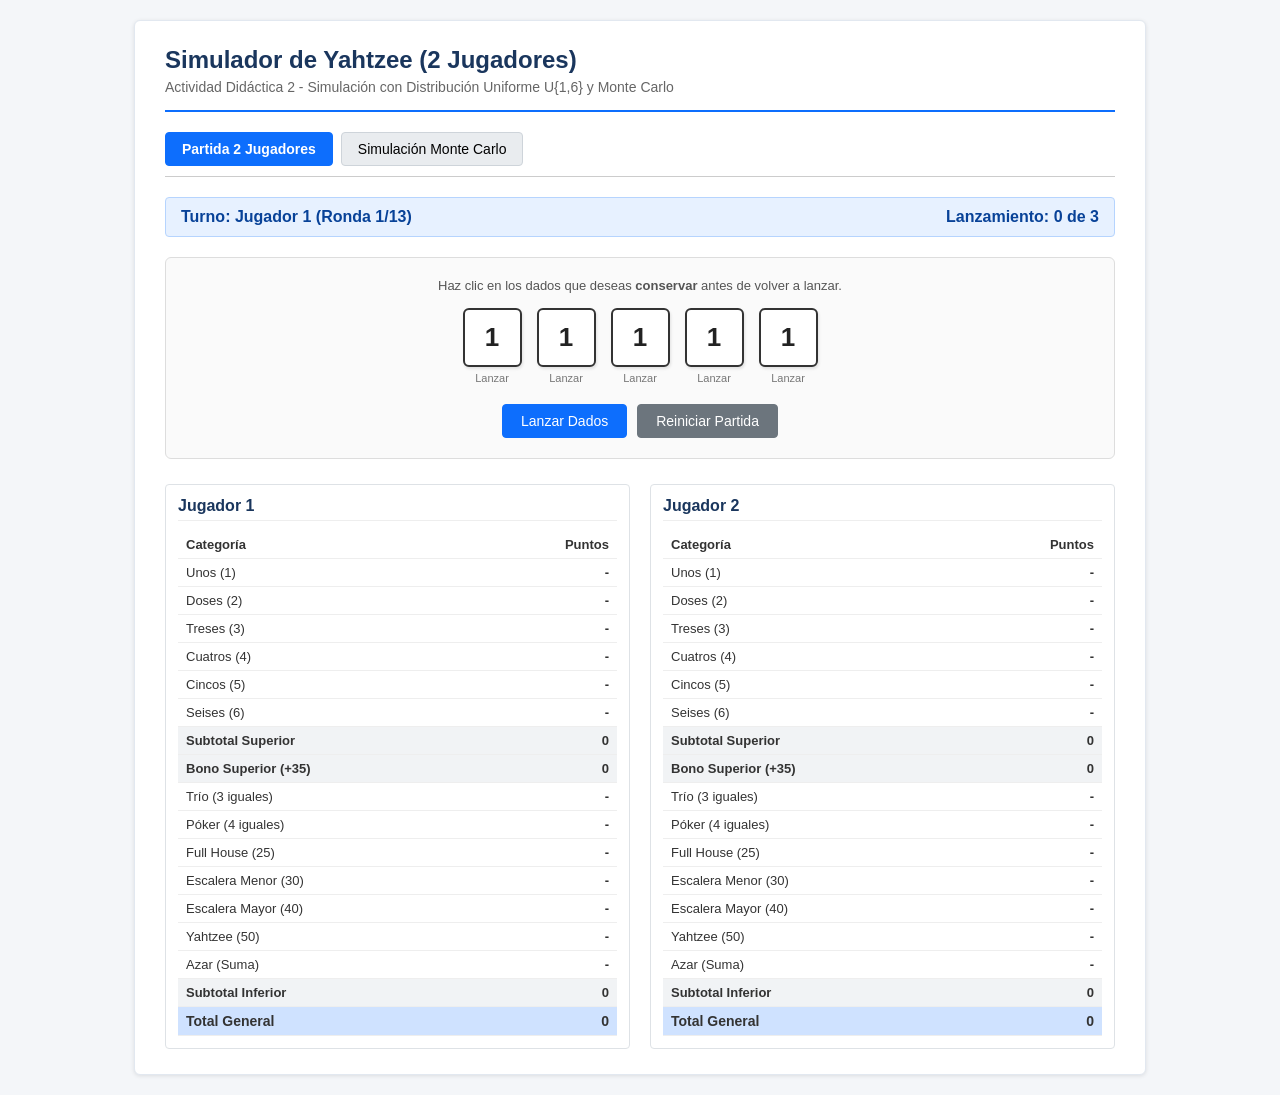
<file: web/index.html>
<!DOCTYPE html>
<html lang="es">
<head>
  <meta charset="UTF-8">
  <meta name="viewport" content="width=device-width, initial-scale=1.0">
  <title>Simulador Yahtzee - 2 Jugadores</title>
  <link rel="stylesheet" href="style.css">
</head>
<body>
  <div class="container">
    <header>
      <h1>Simulador de Yahtzee (2 Jugadores)</h1>
      <p class="desc">Actividad Didáctica 2 - Simulación con Distribución Uniforme U{1,6} y Monte Carlo</p>
    </header>

    <div class="nav-tabs">
      <button id="btn-tab-game" class="tab-btn active">Partida 2 Jugadores</button>
      <button id="btn-tab-mc" class="tab-btn">Simulación Monte Carlo</button>
    </div>

    <!-- SECCIÓN JUEGO 2 JUGADORES -->
    <div id="section-game" class="tab-panel active">
      <div class="turn-banner">
        <span id="turn-text">Turno: Jugador 1 (Ronda 1/13)</span>
        <span id="roll-count">Lanzamiento: 0 de 3</span>
      </div>

      <div class="dice-box">
        <p class="instruction">Haz clic en los dados que deseas <strong>conservar</strong> antes de volver a lanzar.</p>
        <div class="dice-row">
          <div class="die-card" data-index="0">
            <div class="die-face" id="die-0">1</div>
            <span class="die-status" id="status-0">Lanzar</span>
          </div>
          <div class="die-card" data-index="1">
            <div class="die-face" id="die-1">1</div>
            <span class="die-status" id="status-1">Lanzar</span>
          </div>
          <div class="die-card" data-index="2">
            <div class="die-face" id="die-2">1</div>
            <span class="die-status" id="status-2">Lanzar</span>
          </div>
          <div class="die-card" data-index="3">
            <div class="die-face" id="die-3">1</div>
            <span class="die-status" id="status-3">Lanzar</span>
          </div>
          <div class="die-card" data-index="4">
            <div class="die-face" id="die-4">1</div>
            <span class="die-status" id="status-4">Lanzar</span>
          </div>
        </div>

        <div class="actions">
          <button id="btn-roll" class="btn btn-primary">Lanzar Dados</button>
          <button id="btn-restart" class="btn btn-secondary">Reiniciar Partida</button>
        </div>
      </div>

      <!-- TABLA DE PUNTUACIONES LADO A LADO -->
      <div class="scorecards">
        <div class="player-panel">
          <h3>Jugador 1</h3>
          <table class="score-table" id="table-p1">
            <thead>
              <tr>
                <th>Categoría</th>
                <th>Puntos</th>
              </tr>
            </thead>
            <tbody></tbody>
          </table>
        </div>

        <div class="player-panel">
          <h3>Jugador 2</h3>
          <table class="score-table" id="table-p2">
            <thead>
              <tr>
                <th>Categoría</th>
                <th>Puntos</th>
              </tr>
            </thead>
            <tbody></tbody>
          </table>
        </div>
      </div>
    </div>

    <!-- SECCIÓN MONTE CARLO -->
    <div id="section-mc" class="tab-panel">
      <div class="mc-panel">
        <h3>Simulación Monte Carlo Masiva</h3>
        <p>Ejecuta miles de partidas entre dos jugadores y compara los resultados empíricos con los valores teóricos.</p>

        <div class="mc-controls">
          <label for="mc-runs">Cantidad de partidas:</label>
          <select id="mc-runs">
            <option value="1000">1,000 partidas</option>
            <option value="5000">5,000 partidas</option>
            <option value="10000" selected>10,000 partidas</option>
          </select>
          <button id="btn-run-sim" class="btn btn-primary">Iniciar Simulación</button>
        </div>

        <div id="mc-loading" style="display: none; margin: 15px 0;">
          Simulando... por favor espera.
        </div>

        <table class="results-table" id="mc-table-results">
          <thead>
            <tr>
              <th>Métrica</th>
              <th>Jugador 1</th>
              <th>Jugador 2</th>
              <th>Referencia Teórica</th>
            </tr>
          </thead>
          <tbody>
            <tr>
              <td>Puntaje Promedio</td>
              <td id="res-m1">-</td>
              <td id="res-m2">-</td>
              <td>~168 pts</td>
            </tr>
            <tr>
              <td>Desviación Estándar</td>
              <td id="res-sd1">-</td>
              <td id="res-sd2">-</td>
              <td>~58 pts</td>
            </tr>
            <tr>
              <td>Tasa de Victorias</td>
              <td id="res-w1">-</td>
              <td id="res-w2">-</td>
              <td>50% (Paridad)</td>
            </tr>
            <tr>
              <td>Tasa de Éxito de Yahtzee</td>
              <td id="res-y1">-</td>
              <td id="res-y2">-</td>
              <td>~31.9% en partida</td>
            </tr>
          </tbody>
        </table>
      </div>
    </div>
  </div>

  <script src="app.js"></script>
</body>
</html>
</file>
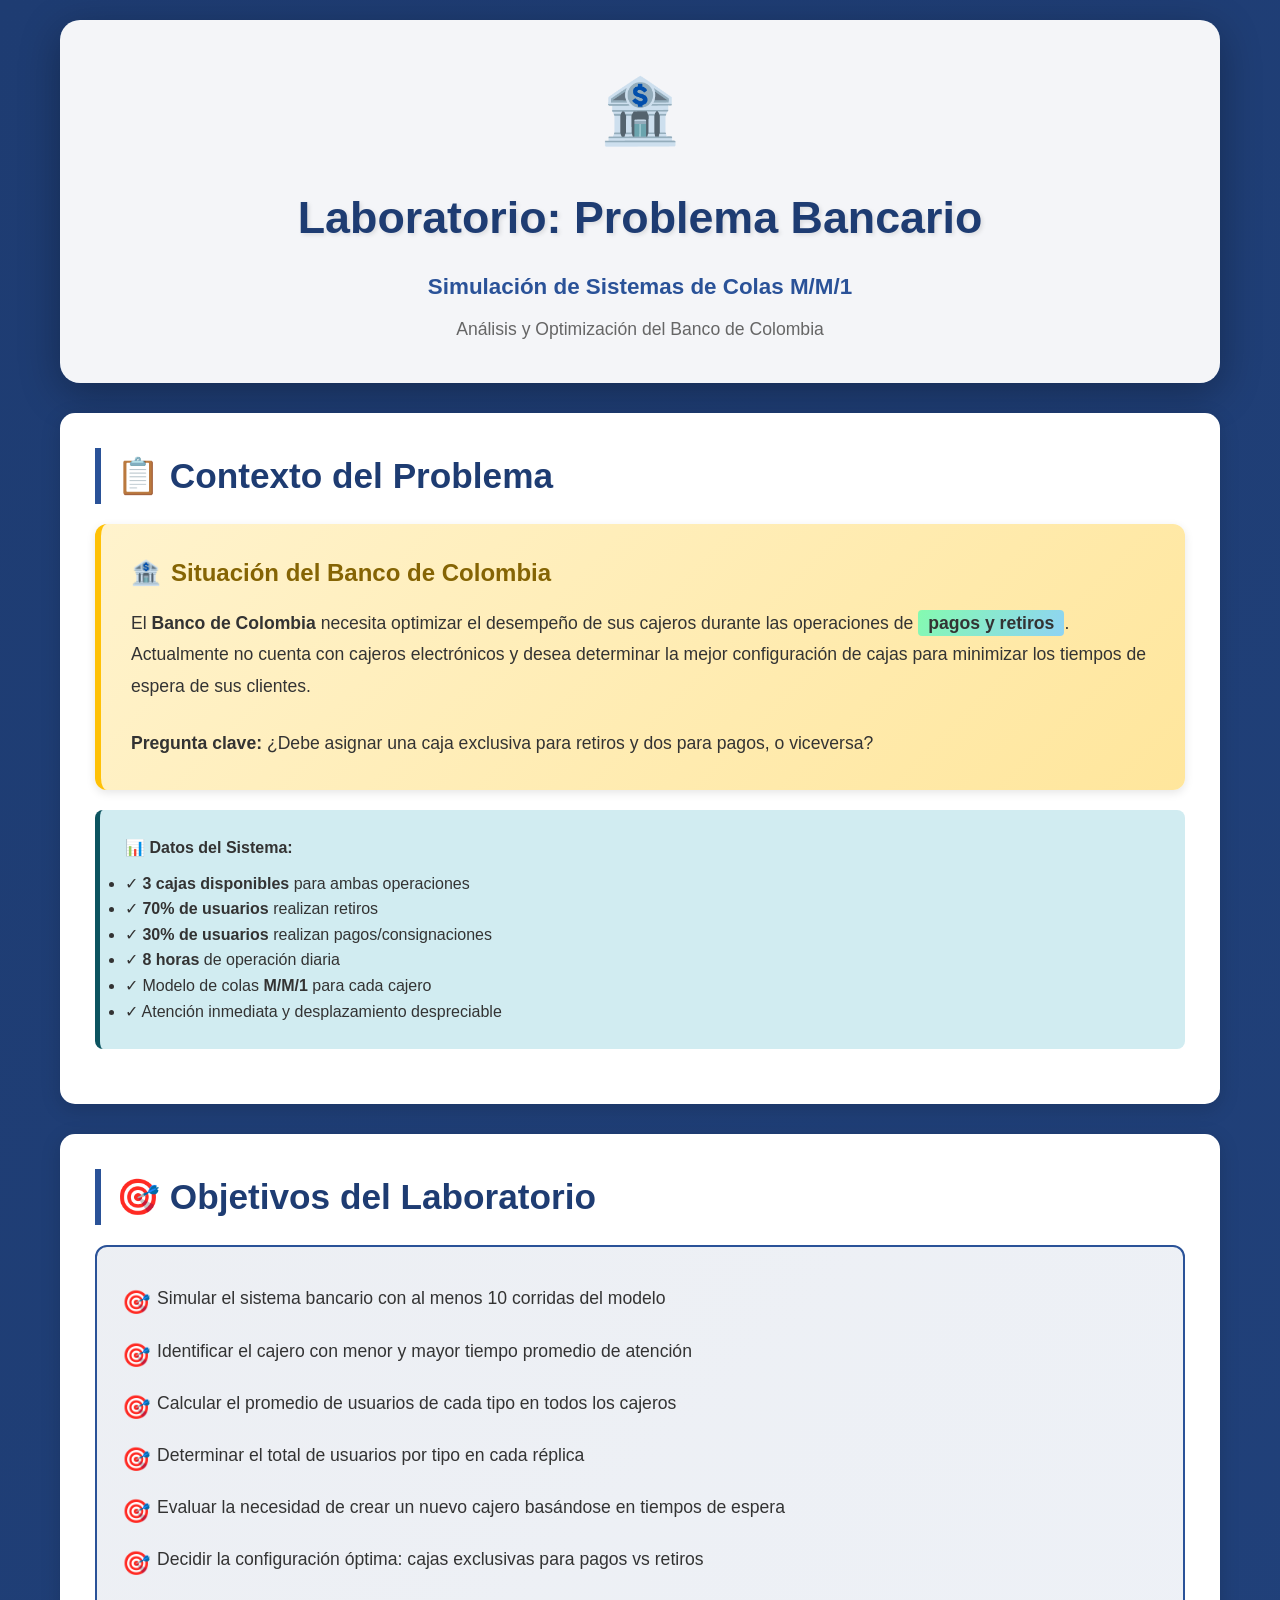
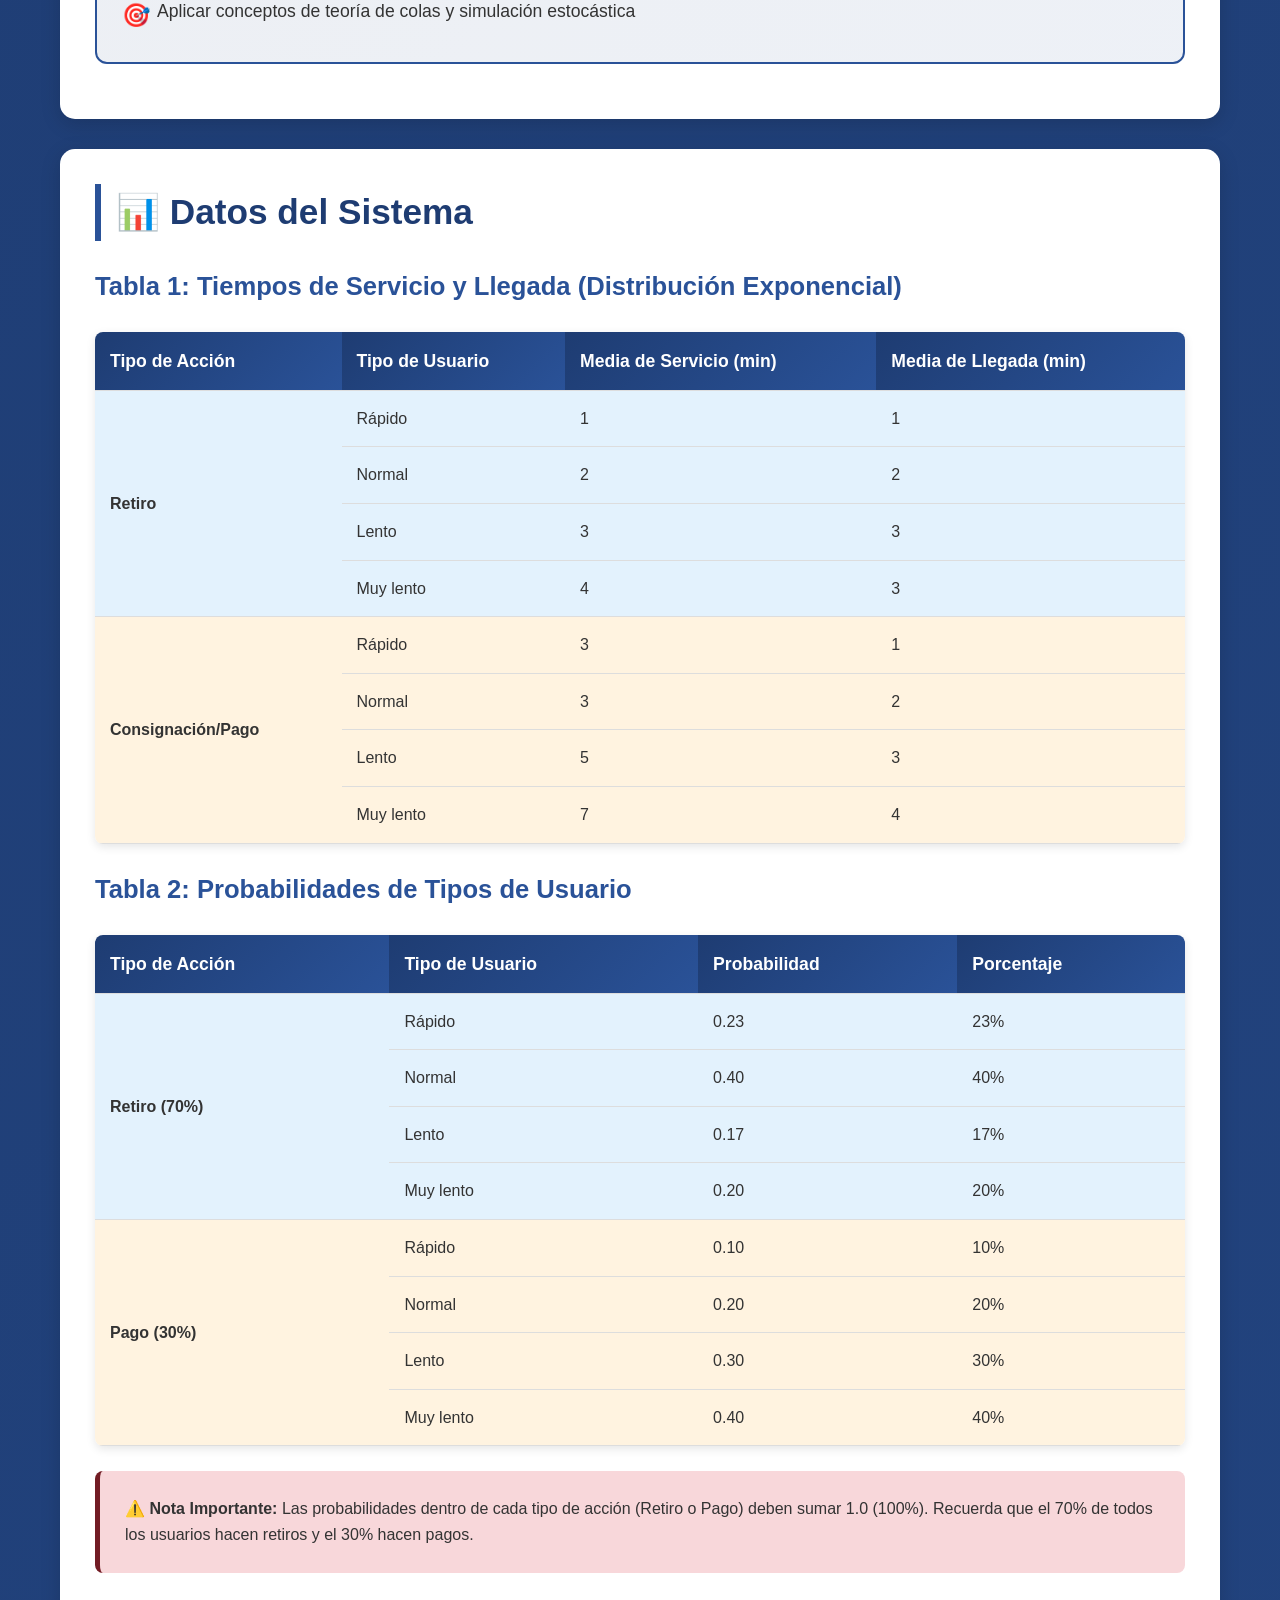
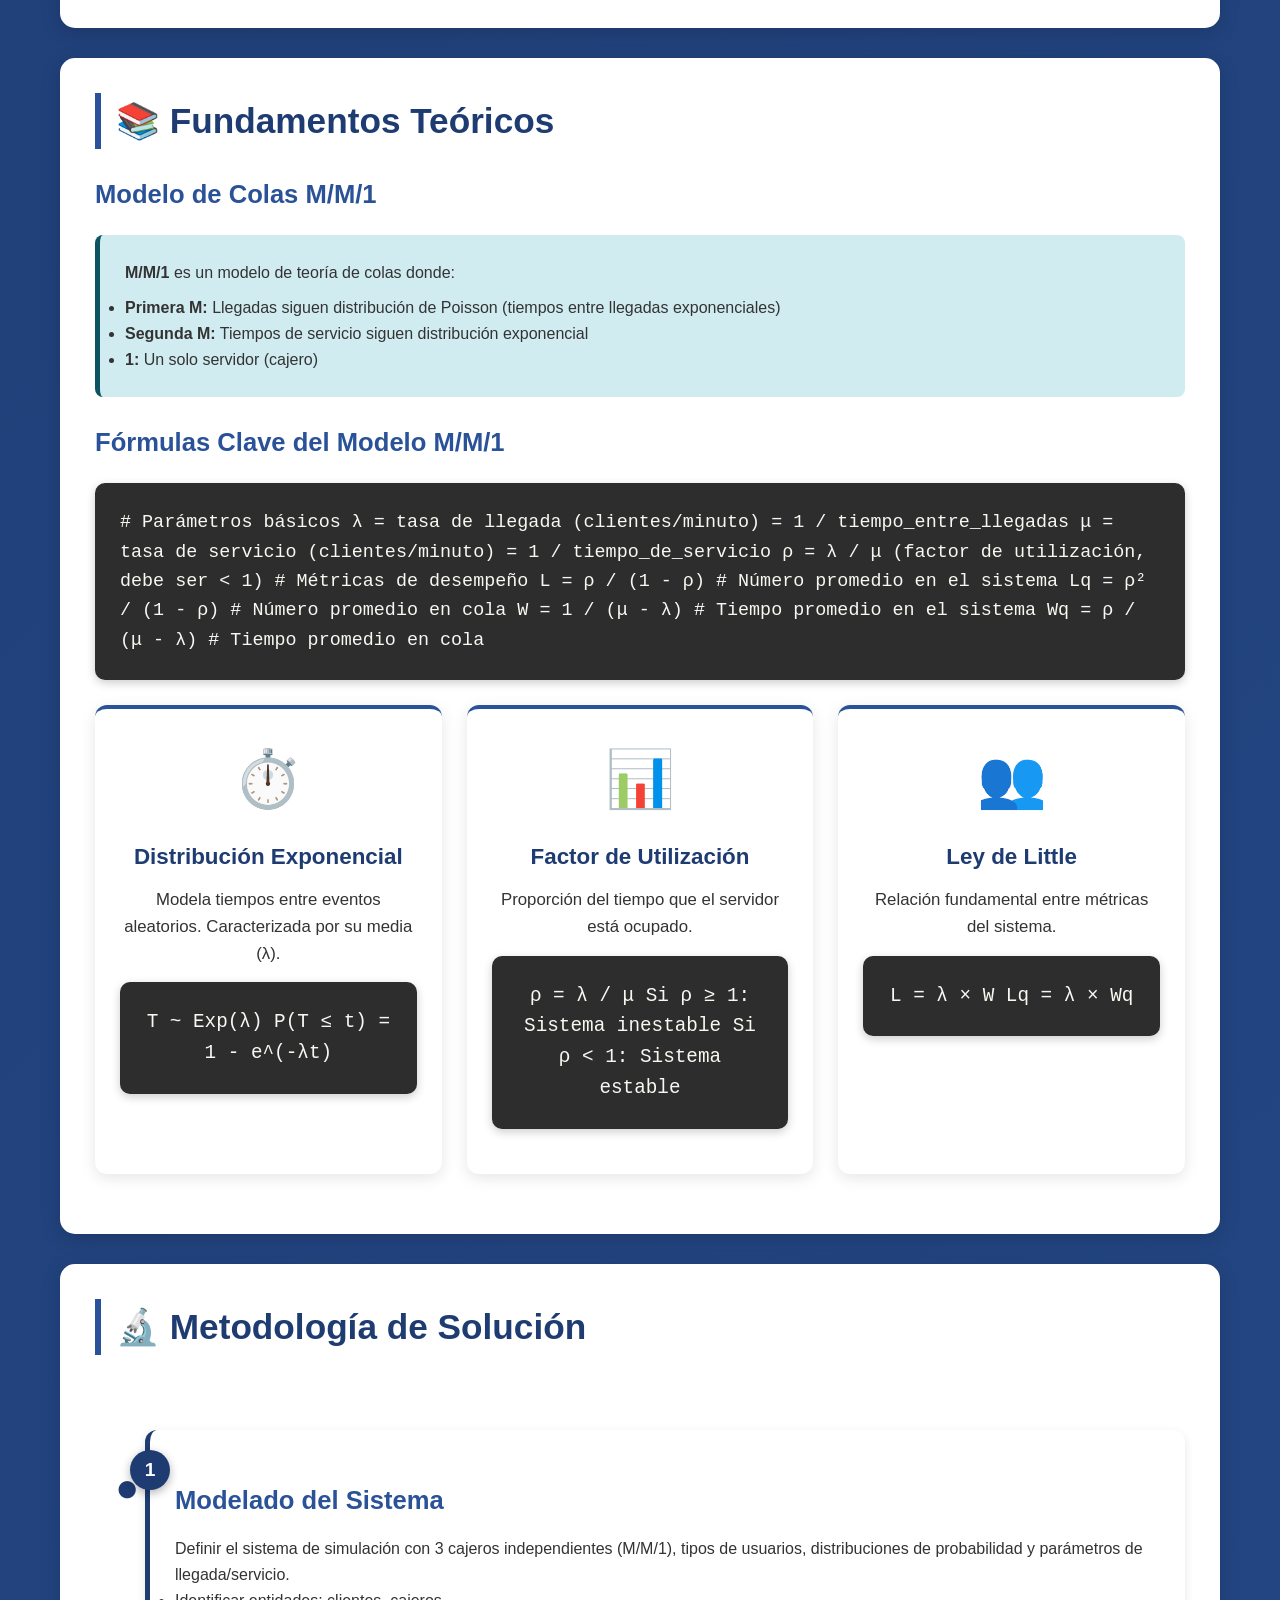
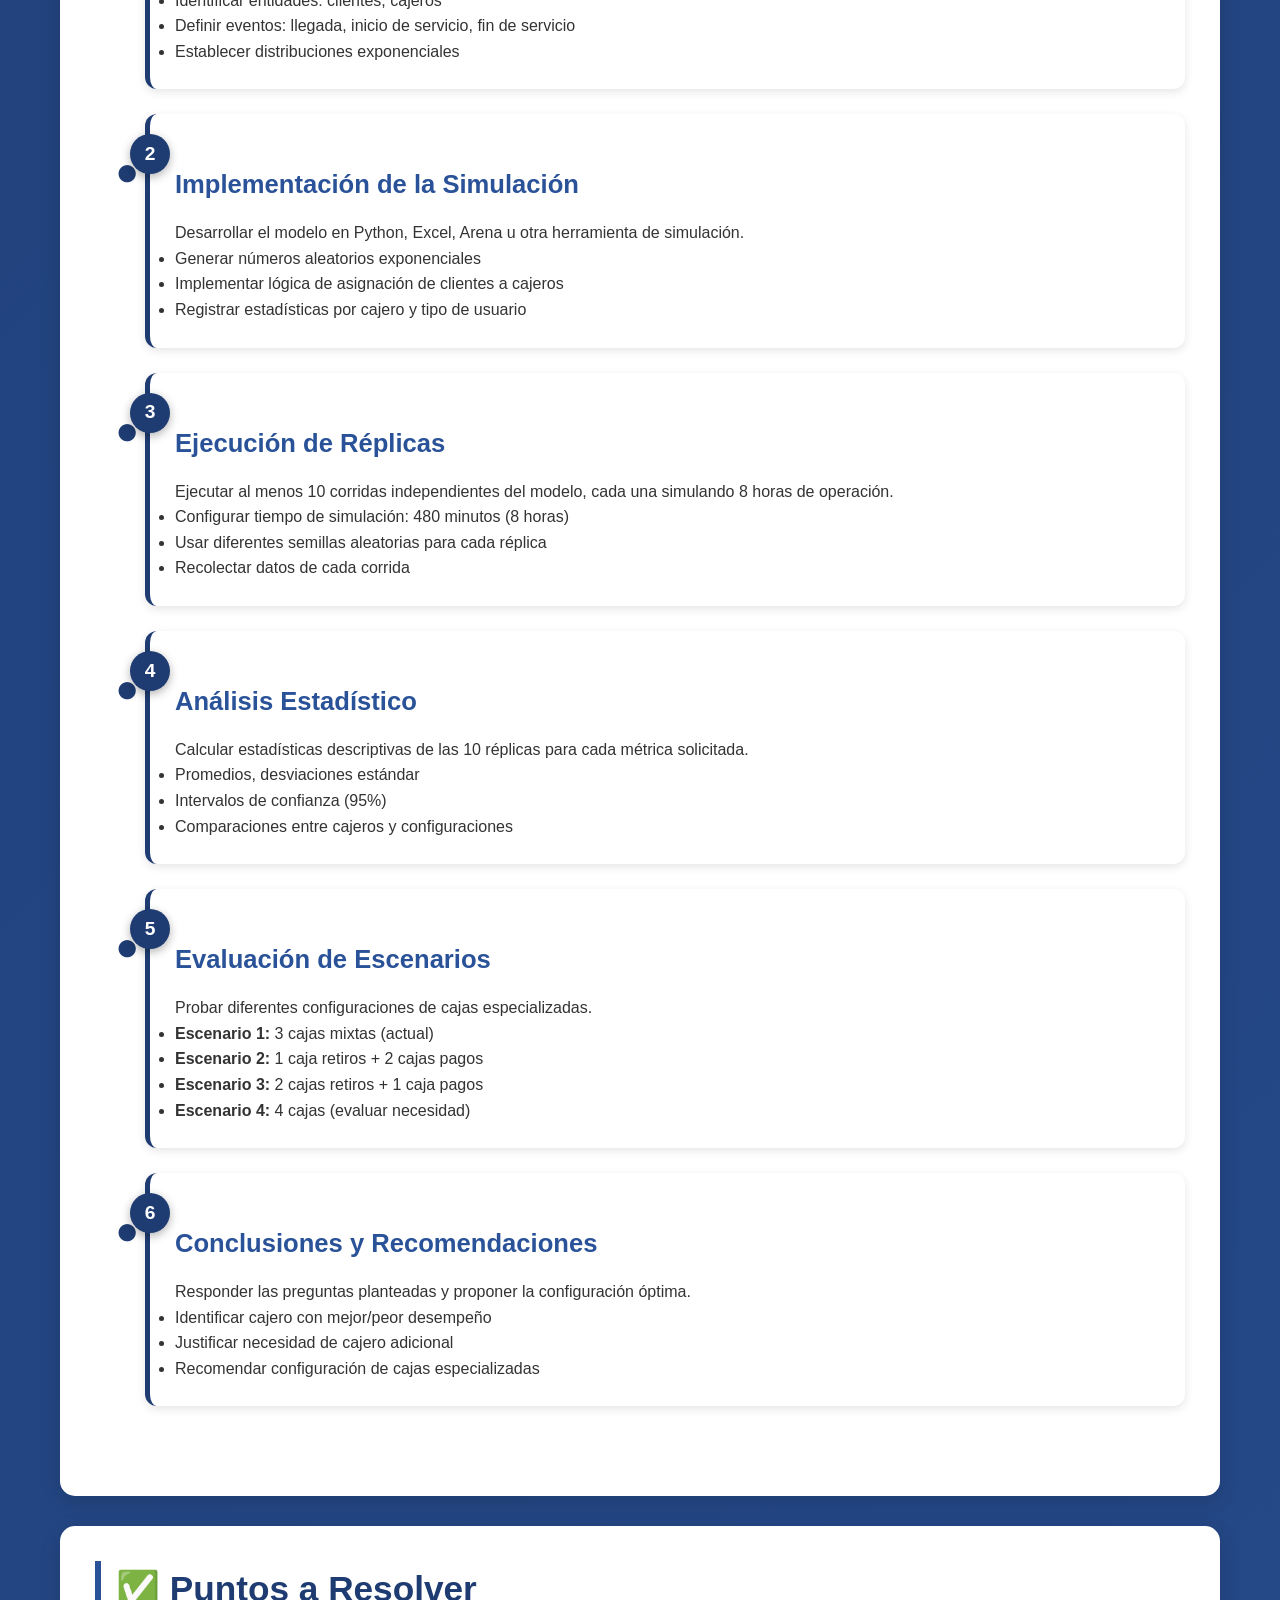
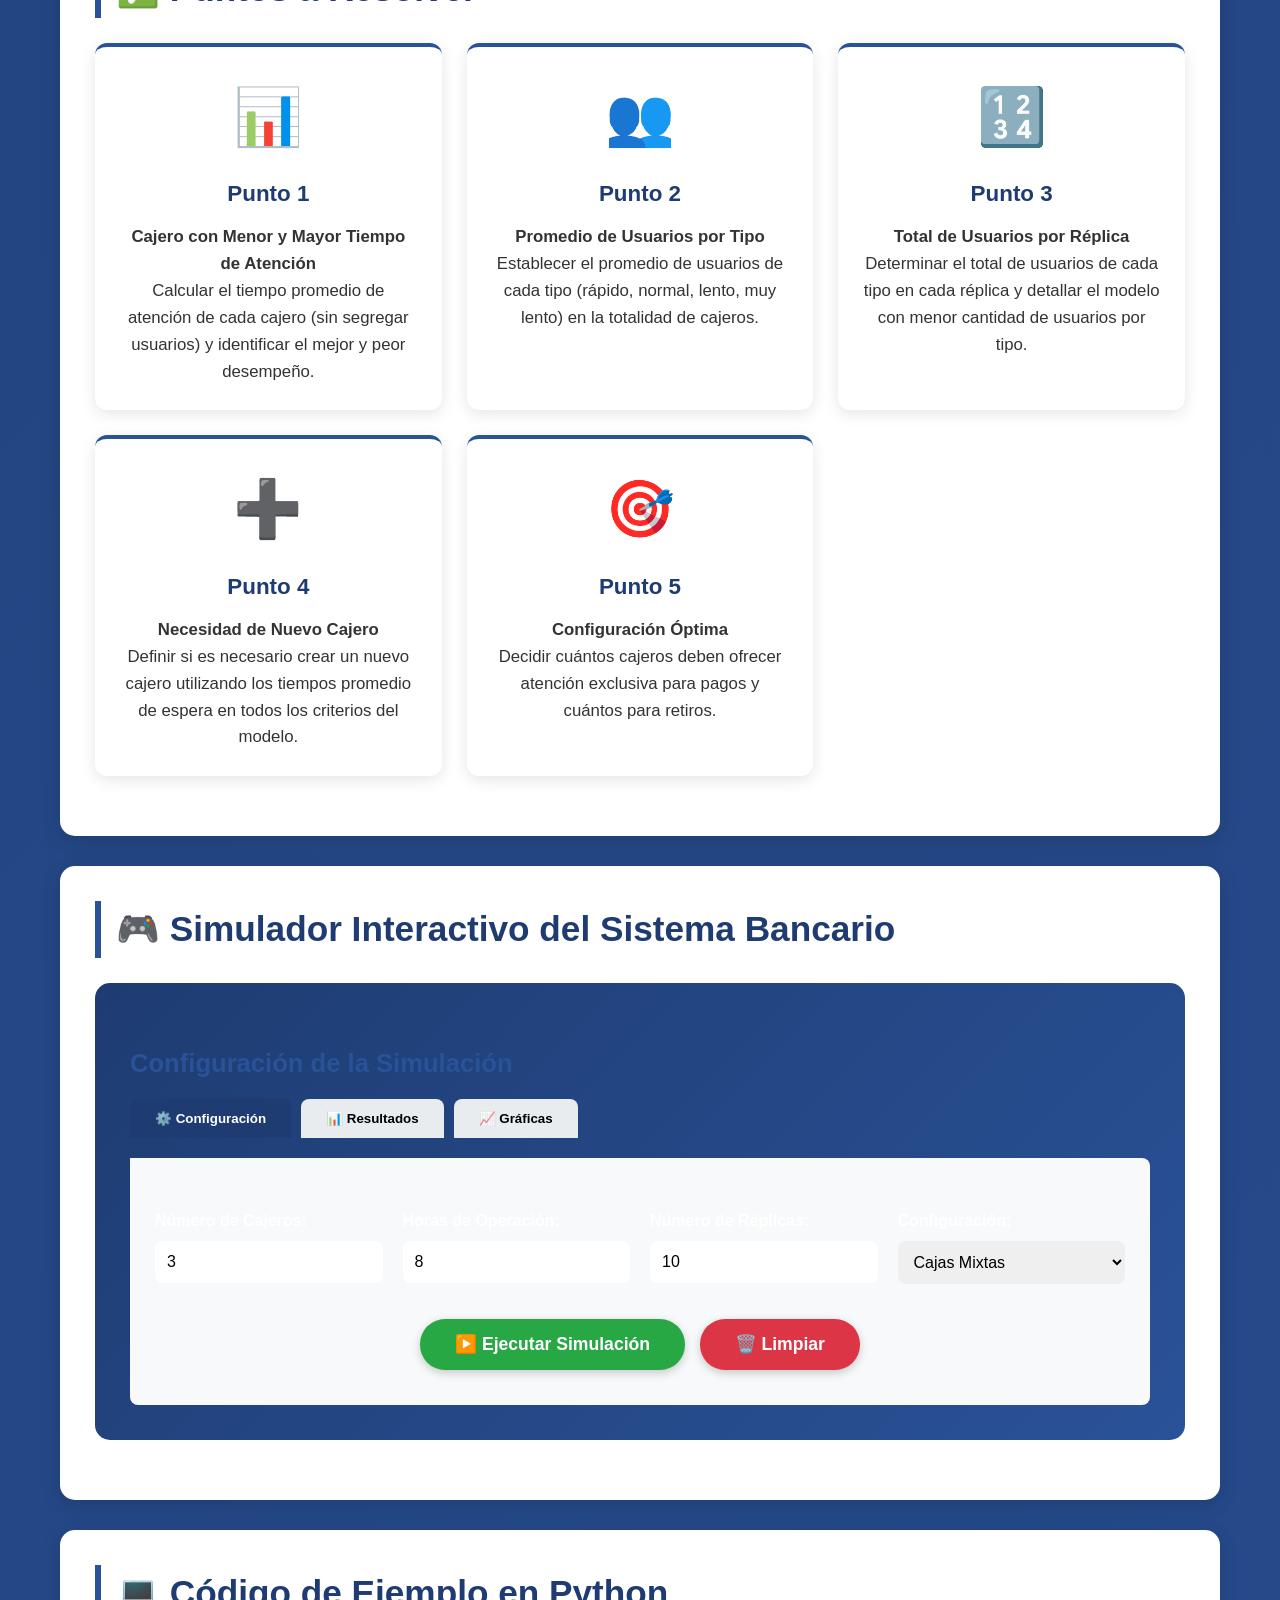
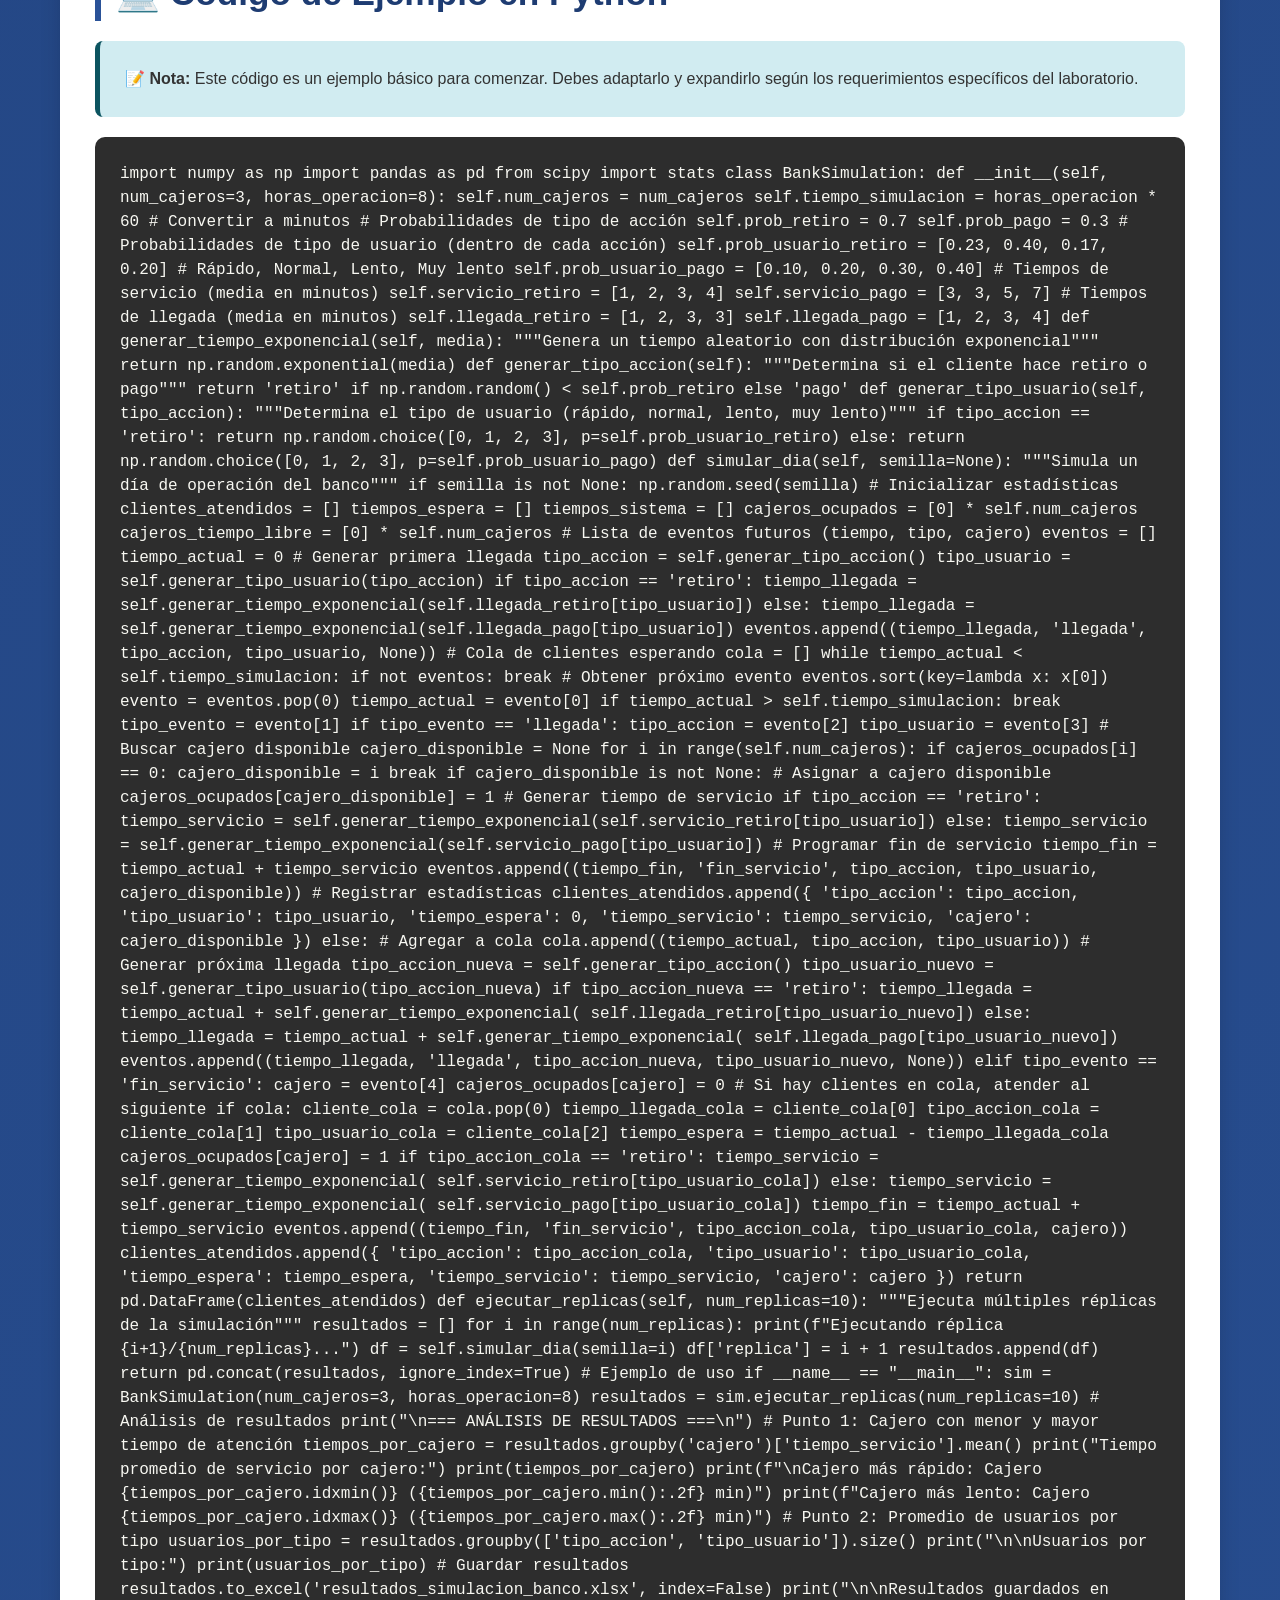
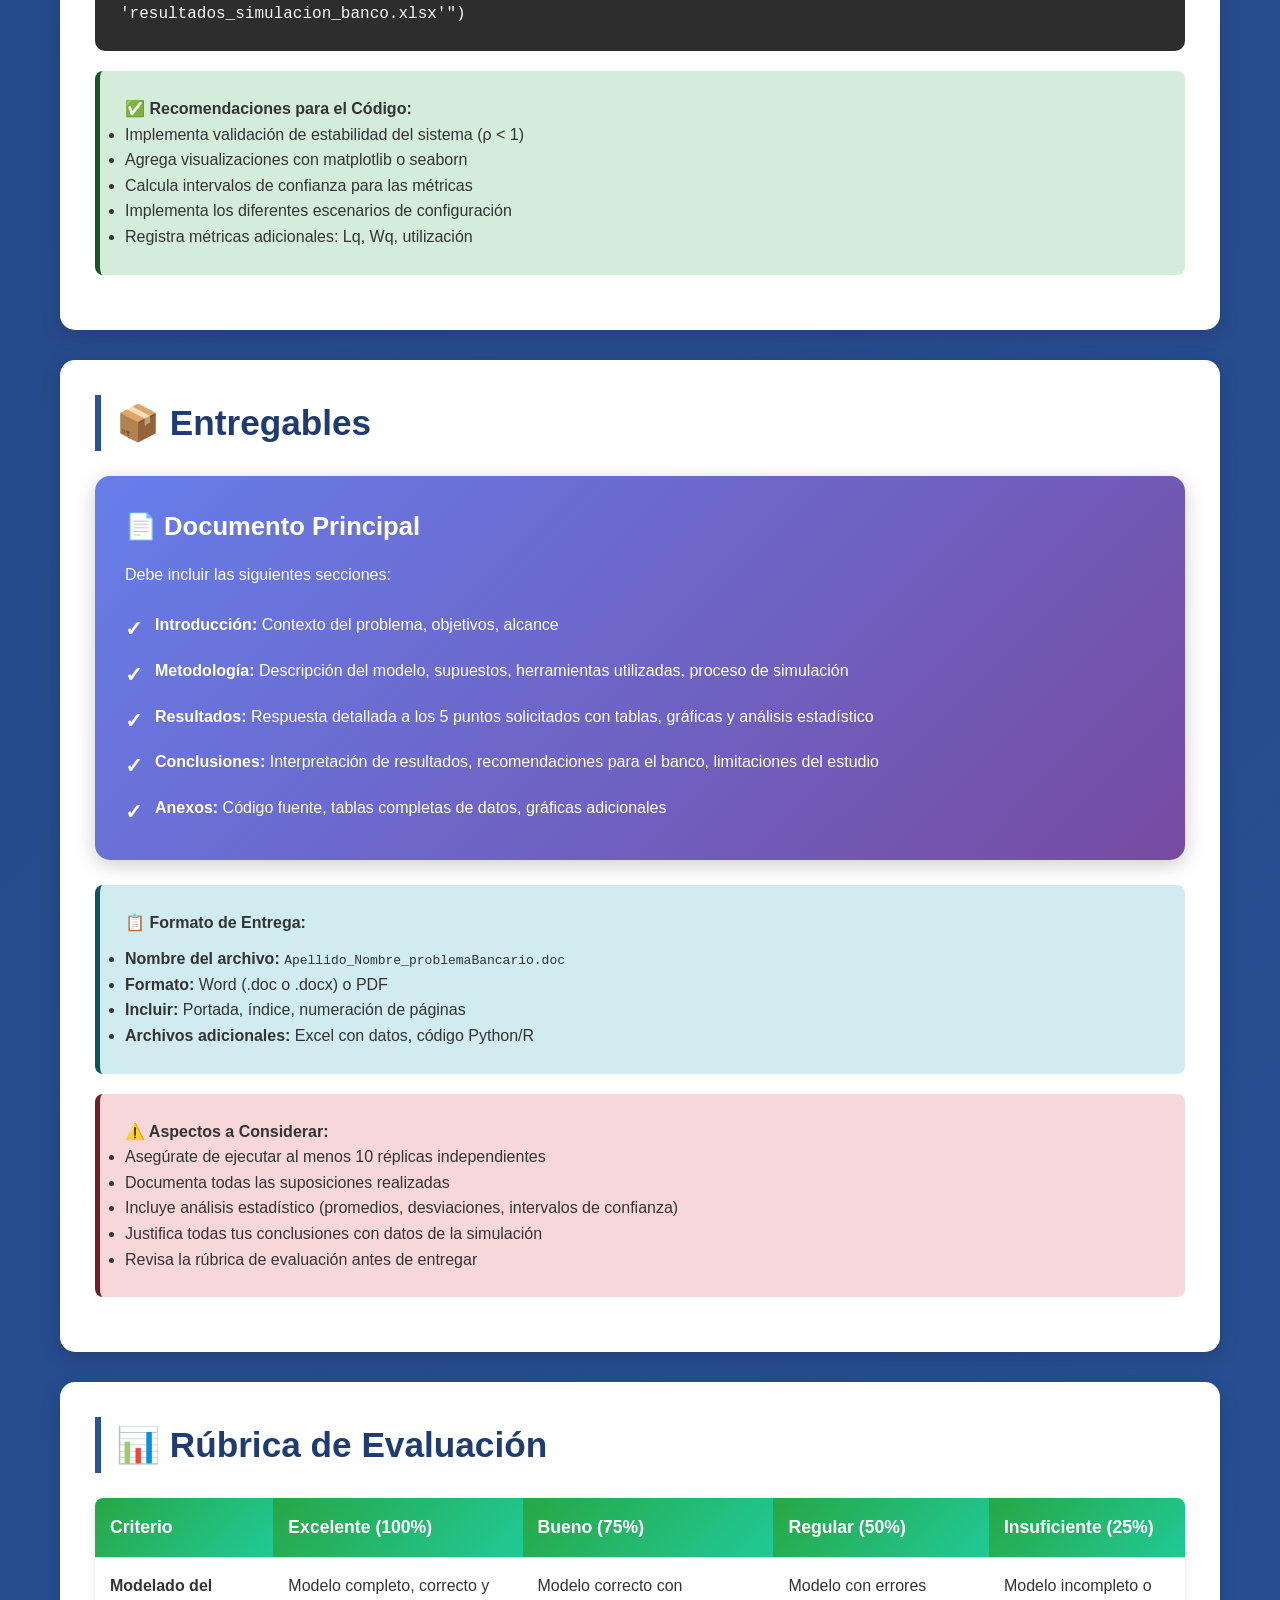
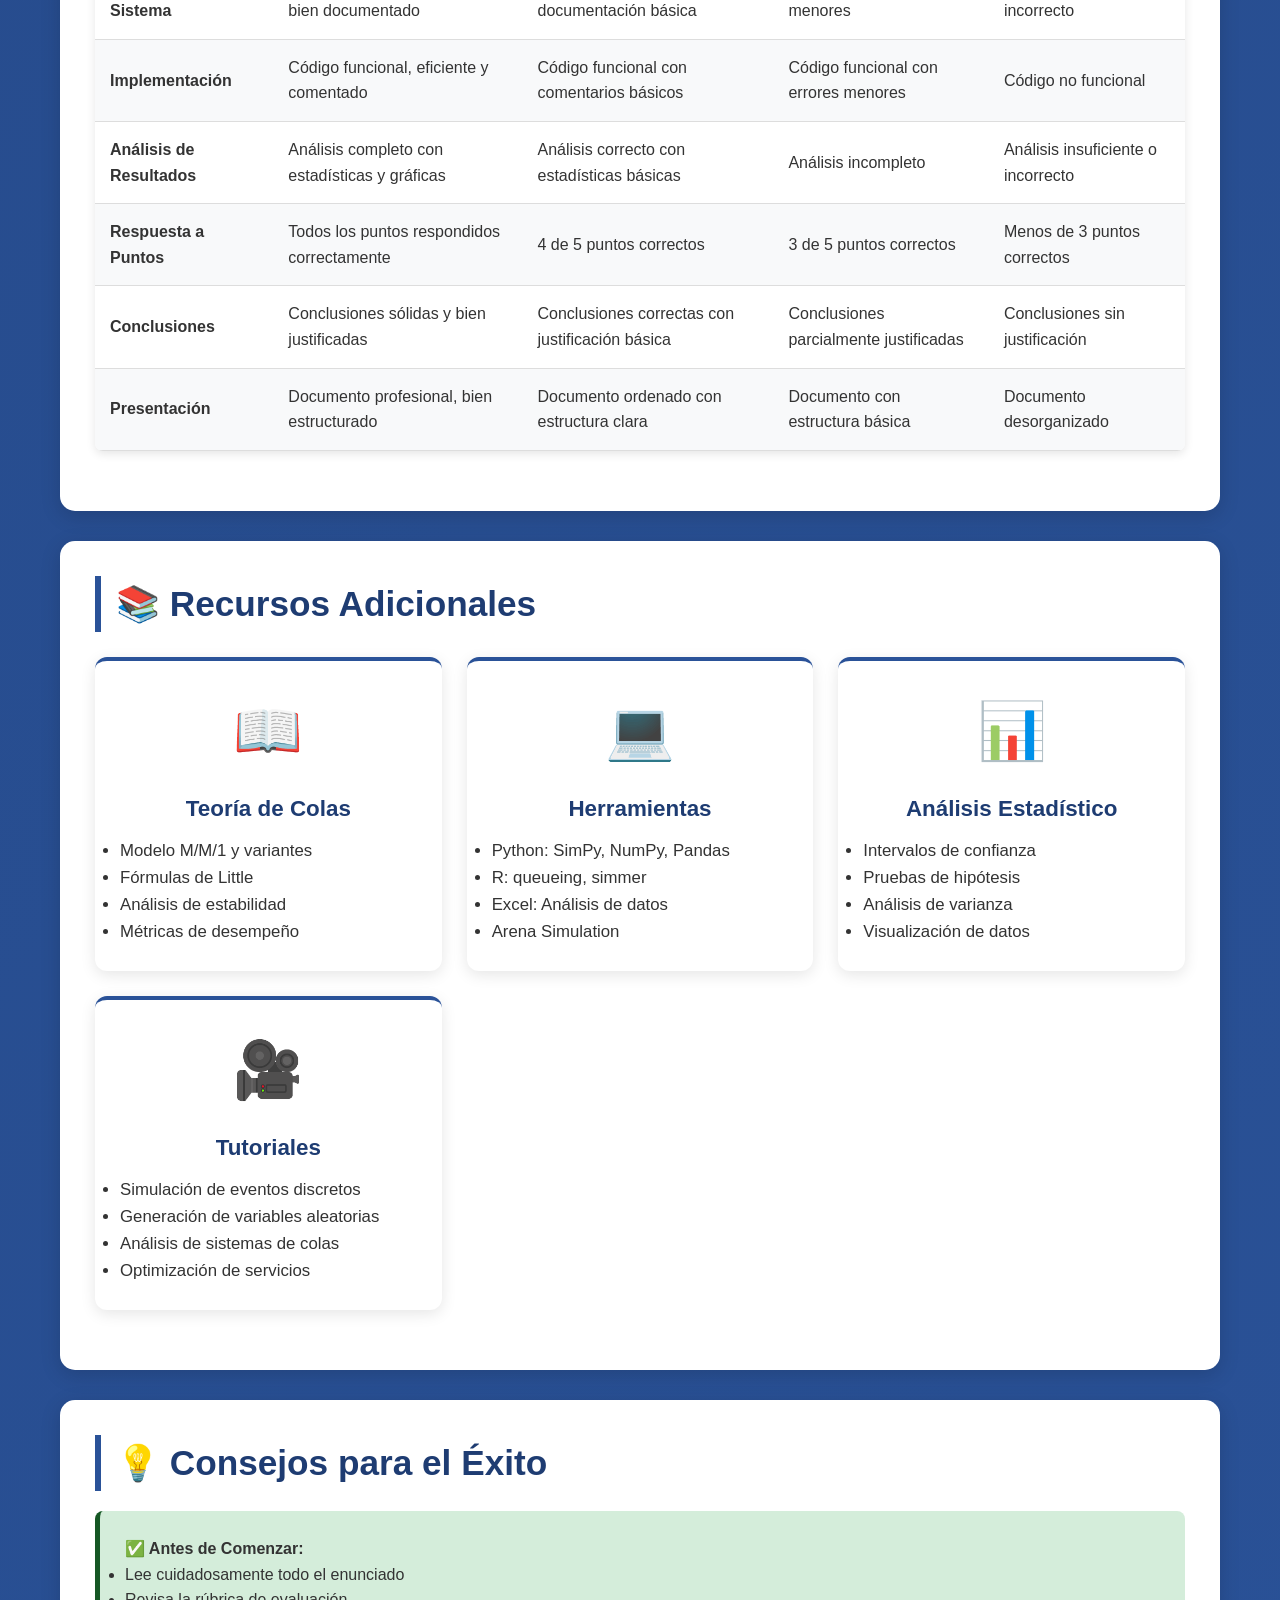
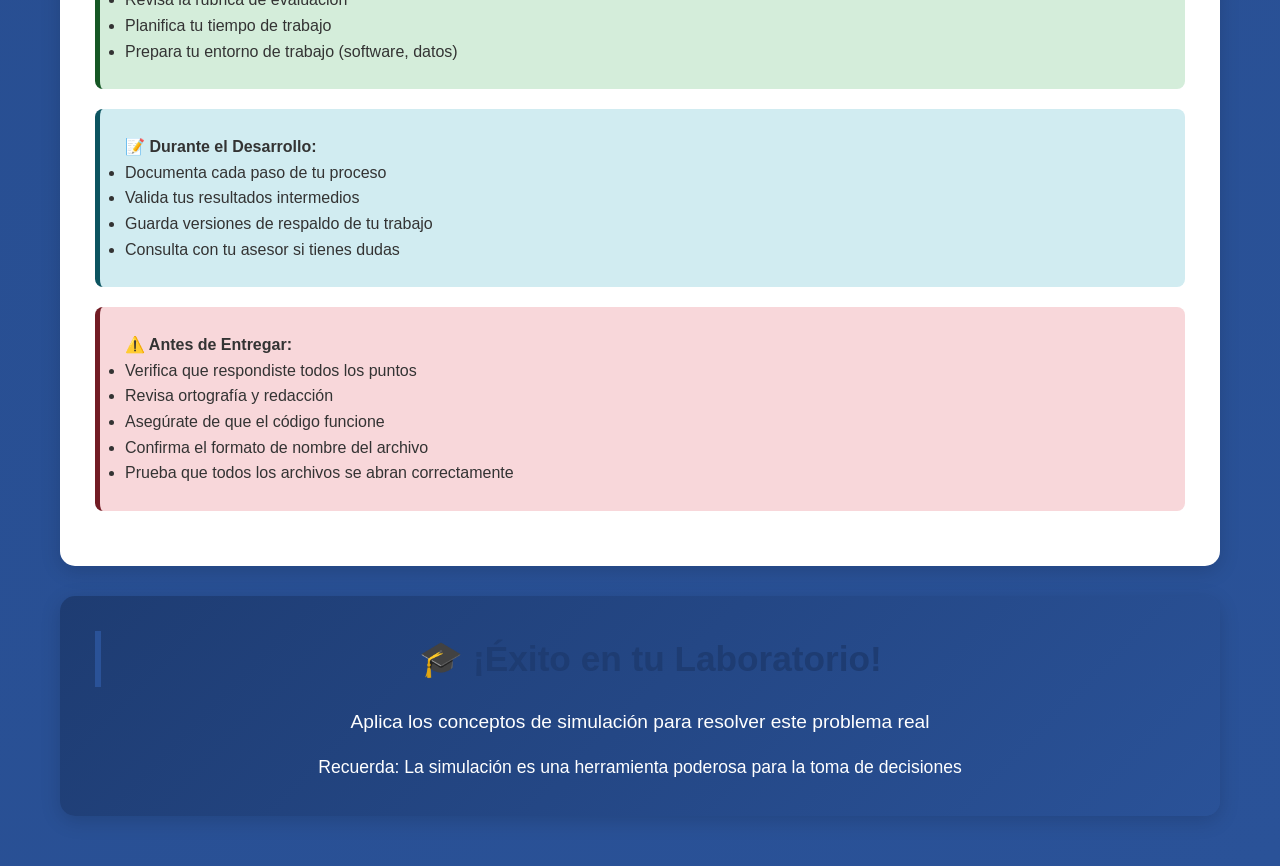
<file: Guialaboratorio/Laboratorio - Problema Bancario.html>
<!DOCTYPE html>
<html lang="es">
<head>
    <meta charset="UTF-8">
    <meta name="viewport" content="width=device-width, initial-scale=1.0">
    <title>Laboratorio - Problema Bancario | Simulación de Colas</title>
    <style>
        * {
            margin: 0;
            padding: 0;
            box-sizing: border-box;
        }

        body {
            font-family: 'Segoe UI', Tahoma, Geneva, Verdana, sans-serif;
            line-height: 1.6;
            color: #333;
            background: linear-gradient(135deg, #1e3c72 0%, #2a5298 100%);
        }

        .container {
            max-width: 1200px;
            margin: 0 auto;
            padding: 20px;
        }

        header {
            background: rgba(255, 255, 255, 0.95);
            padding: 40px;
            border-radius: 20px;
            margin-bottom: 30px;
            box-shadow: 0 10px 40px rgba(0,0,0,0.3);
            text-align: center;
        }

        h1 {
            color: #1e3c72;
            font-size: 2.8em;
            margin-bottom: 15px;
            text-shadow: 2px 2px 4px rgba(0,0,0,0.1);
        }

        .subtitle {
            color: #2a5298;
            font-size: 1.4em;
            font-weight: 600;
            margin-bottom: 10px;
        }

        .bank-icon {
            font-size: 4em;
            margin-bottom: 20px;
        }

        .section {
            background: white;
            padding: 35px;
            margin-bottom: 30px;
            border-radius: 15px;
            box-shadow: 0 5px 20px rgba(0,0,0,0.15);
            animation: fadeIn 0.6s ease-in;
        }

        @keyframes fadeIn {
            from {
                opacity: 0;
                transform: translateY(20px);
            }
            to {
                opacity: 1;
                transform: translateY(0);
            }
        }

        h2 {
            color: #1e3c72;
            font-size: 2.2em;
            margin-bottom: 20px;
            border-left: 6px solid #2a5298;
            padding-left: 15px;
        }

        h3 {
            color: #2a5298;
            font-size: 1.6em;
            margin-top: 25px;
            margin-bottom: 15px;
        }

        .objectives {
            background: linear-gradient(135deg, #1e3c7215 0%, #2a529815 100%);
            padding: 25px;
            border-radius: 12px;
            margin: 20px 0;
            border: 2px solid #2a5298;
        }

        .objectives ul {
            list-style: none;
            padding-left: 0;
        }

        .objectives li {
            padding: 12px 0;
            padding-left: 35px;
            position: relative;
            font-size: 1.1em;
        }

        .objectives li:before {
            content: "🎯";
            position: absolute;
            left: 0;
            font-size: 1.3em;
        }

        .problem-box {
            background: linear-gradient(135deg, #fff3cd 0%, #ffe69c 100%);
            padding: 30px;
            border-radius: 12px;
            margin: 20px 0;
            border-left: 6px solid #ffc107;
            box-shadow: 0 3px 10px rgba(0,0,0,0.1);
        }

        .problem-title {
            font-weight: bold;
            color: #856404;
            font-size: 1.5em;
            margin-bottom: 15px;
            display: flex;
            align-items: center;
            gap: 10px;
        }

        .info-box {
            background: #d1ecf1;
            border-left: 5px solid #0c5460;
            padding: 25px;
            border-radius: 8px;
            margin: 20px 0;
        }

        .warning-box {
            background: #f8d7da;
            border-left: 5px solid #721c24;
            padding: 25px;
            border-radius: 8px;
            margin: 20px 0;
        }

        .success-box {
            background: #d4edda;
            border-left: 5px solid #155724;
            padding: 25px;
            border-radius: 8px;
            margin: 20px 0;
        }

        table {
            width: 100%;
            border-collapse: collapse;
            margin: 25px 0;
            box-shadow: 0 3px 10px rgba(0,0,0,0.1);
            border-radius: 8px;
            overflow: hidden;
        }

        th, td {
            padding: 15px;
            text-align: left;
            border-bottom: 1px solid #ddd;
        }

        th {
            background: linear-gradient(135deg, #1e3c72 0%, #2a5298 100%);
            color: white;
            font-weight: bold;
            font-size: 1.1em;
        }

        tr:hover {
            background: #f5f5f5;
        }

        tr:nth-child(even) {
            background: #f8f9fa;
        }

        .grid-container {
            display: grid;
            grid-template-columns: repeat(auto-fit, minmax(280px, 1fr));
            gap: 25px;
            margin: 25px 0;
        }

        .card {
            background: white;
            padding: 25px;
            border-radius: 12px;
            box-shadow: 0 4px 15px rgba(0,0,0,0.1);
            transition: all 0.3s ease;
            border-top: 4px solid #2a5298;
        }

        .card:hover {
            transform: translateY(-8px);
            box-shadow: 0 8px 25px rgba(0,0,0,0.2);
        }

        .card-icon {
            font-size: 3.5em;
            margin-bottom: 15px;
            text-align: center;
        }

        .card-title {
            color: #1e3c72;
            font-size: 1.4em;
            font-weight: bold;
            margin-bottom: 12px;
            text-align: center;
        }

        .card-content {
            text-align: center;
            font-size: 1.05em;
        }

        .methodology-step {
            background: linear-gradient(135deg, #f8f9fa 0%, #e9ecef 100%);
            padding: 25px;
            margin: 20px 0;
            border-radius: 10px;
            border-left: 5px solid #1e3c72;
            position: relative;
        }

        .step-number {
            position: absolute;
            left: -20px;
            top: 20px;
            background: #1e3c72;
            color: white;
            width: 40px;
            height: 40px;
            border-radius: 50%;
            display: flex;
            align-items: center;
            justify-content: center;
            font-weight: bold;
            font-size: 1.2em;
            box-shadow: 0 3px 10px rgba(0,0,0,0.3);
        }

        .formula-box {
            background: #2d2d2d;
            color: #f8f8f2;
            padding: 25px;
            border-radius: 10px;
            margin: 20px 0;
            font-family: 'Courier New', monospace;
            font-size: 1.15em;
            overflow-x: auto;
            box-shadow: 0 3px 10px rgba(0,0,0,0.2);
        }

        .highlight {
            background: linear-gradient(120deg, #84fab0 0%, #8fd3f4 100%);
            padding: 3px 10px;
            border-radius: 4px;
            font-weight: bold;
        }

        .deliverable-box {
            background: linear-gradient(135deg, #667eea 0%, #764ba2 100%);
            color: white;
            padding: 30px;
            border-radius: 15px;
            margin: 25px 0;
            box-shadow: 0 5px 20px rgba(0,0,0,0.2);
        }

        .deliverable-box h3 {
            color: white;
            margin-top: 0;
        }

        .deliverable-box ul {
            list-style: none;
            padding-left: 0;
        }

        .deliverable-box li {
            padding: 10px 0;
            padding-left: 30px;
            position: relative;
        }

        .deliverable-box li:before {
            content: "✓";
            position: absolute;
            left: 0;
            font-weight: bold;
            font-size: 1.3em;
        }

        .rubric-table {
            margin: 25px 0;
        }

        .rubric-table th {
            background: linear-gradient(135deg, #28a745 0%, #20c997 100%);
        }

        .simulator-container {
            background: linear-gradient(135deg, #1e3c72 0%, #2a5298 100%);
            padding: 35px;
            border-radius: 15px;
            margin: 25px 0;
            color: white;
        }

        .simulator-controls {
            display: grid;
            grid-template-columns: repeat(auto-fit, minmax(200px, 1fr));
            gap: 20px;
            margin: 25px 0;
        }

        .control-group {
            display: flex;
            flex-direction: column;
        }

        .control-group label {
            margin-bottom: 8px;
            font-weight: bold;
        }

        .control-group input,
        .control-group select {
            padding: 12px;
            border-radius: 8px;
            border: none;
            font-size: 1em;
        }

        .btn {
            background: white;
            color: #1e3c72;
            padding: 15px 35px;
            border: none;
            border-radius: 25px;
            font-size: 1.1em;
            font-weight: bold;
            cursor: pointer;
            transition: all 0.3s ease;
            margin: 10px 5px;
            box-shadow: 0 3px 10px rgba(0,0,0,0.2);
        }

        .btn:hover {
            transform: scale(1.05);
            box-shadow: 0 5px 20px rgba(0,0,0,0.3);
        }

        .btn-success {
            background: #28a745;
            color: white;
        }

        .btn-danger {
            background: #dc3545;
            color: white;
        }

        .results-display {
            background: rgba(255,255,255,0.15);
            padding: 25px;
            border-radius: 12px;
            margin-top: 25px;
            min-height: 150px;
            backdrop-filter: blur(10px);
        }

        .stat-card {
            background: white;
            color: #1e3c72;
            padding: 20px;
            border-radius: 10px;
            margin: 10px 0;
            box-shadow: 0 3px 10px rgba(0,0,0,0.1);
        }

        .stat-label {
            font-size: 0.9em;
            color: #666;
            margin-bottom: 5px;
        }

        .stat-value {
            font-size: 2em;
            font-weight: bold;
            color: #1e3c72;
        }

        .timeline {
            position: relative;
            padding: 30px 0;
        }

        .timeline-item {
            padding: 25px;
            background: white;
            border-radius: 12px;
            margin: 25px 0;
            margin-left: 50px;
            border-left: 5px solid #1e3c72;
            position: relative;
            box-shadow: 0 3px 10px rgba(0,0,0,0.1);
        }

        .timeline-item:before {
            content: "●";
            position: absolute;
            left: -35px;
            top: 25px;
            font-size: 2.5em;
            color: #1e3c72;
        }

        .code-block {
            background: #2d2d2d;
            color: #f8f8f2;
            padding: 25px;
            border-radius: 10px;
            margin: 20px 0;
            overflow-x: auto;
            font-family: 'Courier New', monospace;
            font-size: 1em;
            line-height: 1.5;
        }

        .tabs {
            display: flex;
            gap: 10px;
            margin-bottom: 20px;
            flex-wrap: wrap;
        }

        .tab {
            padding: 12px 25px;
            background: #e9ecef;
            border: none;
            border-radius: 8px 8px 0 0;
            cursor: pointer;
            font-weight: bold;
            transition: all 0.3s ease;
        }

        .tab.active {
            background: #1e3c72;
            color: white;
        }

        .tab-content {
            display: none;
            padding: 25px;
            background: #f8f9fa;
            border-radius: 0 8px 8px 8px;
        }

        .tab-content.active {
            display: block;
        }

        @media (max-width: 768px) {
            h1 {
                font-size: 2em;
            }

            .grid-container {
                grid-template-columns: 1fr;
            }

            .simulator-controls {
                grid-template-columns: 1fr;
            }

            .timeline-item {
                margin-left: 30px;
            }
        }

        .progress-bar {
            width: 100%;
            height: 30px;
            background: #e9ecef;
            border-radius: 15px;
            overflow: hidden;
            margin: 20px 0;
        }

        .progress-fill {
            height: 100%;
            background: linear-gradient(90deg, #28a745 0%, #20c997 100%);
            transition: width 0.3s ease;
            display: flex;
            align-items: center;
            justify-content: center;
            color: white;
            font-weight: bold;
        }
    </style>
</head>
<body>
    <div class="container">
        <header>
            <div class="bank-icon">🏦</div>
            <h1>Laboratorio: Problema Bancario</h1>
            <p class="subtitle">Simulación de Sistemas de Colas M/M/1</p>
            <p style="color: #666; font-size: 1.1em; margin-top: 10px;">Análisis y Optimización del Banco de Colombia</p>
        </header>

        <!-- Contexto del Problema -->
        <div class="section">
            <h2>📋 Contexto del Problema</h2>

            <div class="problem-box">
                <div class="problem-title">
                    <span>🏦</span>
                    <span>Situación del Banco de Colombia</span>
                </div>
                <p style="font-size: 1.1em; line-height: 1.8;">
                    El <strong>Banco de Colombia</strong> necesita optimizar el desempeño de sus cajeros durante las operaciones de <span class="highlight">pagos y retiros</span>. 
                    Actualmente no cuenta con cajeros electrónicos y desea determinar la mejor configuración de cajas para minimizar los tiempos de espera de sus clientes.
                </p>
                <br>
                <p style="font-size: 1.1em; line-height: 1.8;">
                    <strong>Pregunta clave:</strong> ¿Debe asignar una caja exclusiva para retiros y dos para pagos, o viceversa?
                </p>
            </div>

            <div class="info-box">
                <strong>📊 Datos del Sistema:</strong>
                <ul style="margin-top: 10px;">
                    <li>✓ <strong>3 cajas disponibles</strong> para ambas operaciones</li>
                    <li>✓ <strong>70% de usuarios</strong> realizan retiros</li>
                    <li>✓ <strong>30% de usuarios</strong> realizan pagos/consignaciones</li>
                    <li>✓ <strong>8 horas</strong> de operación diaria</li>
                    <li>✓ Modelo de colas <strong>M/M/1</strong> para cada cajero</li>
                    <li>✓ Atención inmediata y desplazamiento despreciable</li>
                </ul>
            </div>
        </div>

        <!-- Objetivos -->
        <div class="section">
            <h2>🎯 Objetivos del Laboratorio</h2>

            <div class="objectives">
                <ul>
                    <li>Simular el sistema bancario con al menos 10 corridas del modelo</li>
                    <li>Identificar el cajero con menor y mayor tiempo promedio de atención</li>
                    <li>Calcular el promedio de usuarios de cada tipo en todos los cajeros</li>
                    <li>Determinar el total de usuarios por tipo en cada réplica</li>
                    <li>Evaluar la necesidad de crear un nuevo cajero basándose en tiempos de espera</li>
                    <li>Decidir la configuración óptima: cajas exclusivas para pagos vs retiros</li>
                    <li>Aplicar conceptos de teoría de colas y simulación estocástica</li>
                </ul>
            </div>
        </div>

        <!-- Datos del Sistema -->
        <div class="section">
            <h2>📊 Datos del Sistema</h2>

            <h3>Tabla 1: Tiempos de Servicio y Llegada (Distribución Exponencial)</h3>
            <table>
                <thead>
                    <tr>
                        <th>Tipo de Acción</th>
                        <th>Tipo de Usuario</th>
                        <th>Media de Servicio (min)</th>
                        <th>Media de Llegada (min)</th>
                    </tr>
                </thead>
                <tbody>
                    <tr style="background: #e3f2fd;">
                        <td rowspan="4"><strong>Retiro</strong></td>
                        <td>Rápido</td>
                        <td>1</td>
                        <td>1</td>
                    </tr>
                    <tr style="background: #e3f2fd;">
                        <td>Normal</td>
                        <td>2</td>
                        <td>2</td>
                    </tr>
                    <tr style="background: #e3f2fd;">
                        <td>Lento</td>
                        <td>3</td>
                        <td>3</td>
                    </tr>
                    <tr style="background: #e3f2fd;">
                        <td>Muy lento</td>
                        <td>4</td>
                        <td>3</td>
                    </tr>
                    <tr style="background: #fff3e0;">
                        <td rowspan="4"><strong>Consignación/Pago</strong></td>
                        <td>Rápido</td>
                        <td>3</td>
                        <td>1</td>
                    </tr>
                    <tr style="background: #fff3e0;">
                        <td>Normal</td>
                        <td>3</td>
                        <td>2</td>
                    </tr>
                    <tr style="background: #fff3e0;">
                        <td>Lento</td>
                        <td>5</td>
                        <td>3</td>
                    </tr>
                    <tr style="background: #fff3e0;">
                        <td>Muy lento</td>
                        <td>7</td>
                        <td>4</td>
                    </tr>
                </tbody>
            </table>

            <h3>Tabla 2: Probabilidades de Tipos de Usuario</h3>
            <table>
                <thead>
                    <tr>
                        <th>Tipo de Acción</th>
                        <th>Tipo de Usuario</th>
                        <th>Probabilidad</th>
                        <th>Porcentaje</th>
                    </tr>
                </thead>
                <tbody>
                    <tr style="background: #e3f2fd;">
                        <td rowspan="4"><strong>Retiro (70%)</strong></td>
                        <td>Rápido</td>
                        <td>0.23</td>
                        <td>23%</td>
                    </tr>
                    <tr style="background: #e3f2fd;">
                        <td>Normal</td>
                        <td>0.40</td>
                        <td>40%</td>
                    </tr>
                    <tr style="background: #e3f2fd;">
                        <td>Lento</td>
                        <td>0.17</td>
                        <td>17%</td>
                    </tr>
                    <tr style="background: #e3f2fd;">
                        <td>Muy lento</td>
                        <td>0.20</td>
                        <td>20%</td>
                    </tr>
                    <tr style="background: #fff3e0;">
                        <td rowspan="4"><strong>Pago (30%)</strong></td>
                        <td>Rápido</td>
                        <td>0.10</td>
                        <td>10%</td>
                    </tr>
                    <tr style="background: #fff3e0;">
                        <td>Normal</td>
                        <td>0.20</td>
                        <td>20%</td>
                    </tr>
                    <tr style="background: #fff3e0;">
                        <td>Lento</td>
                        <td>0.30</td>
                        <td>30%</td>
                    </tr>
                    <tr style="background: #fff3e0;">
                        <td>Muy lento</td>
                        <td>0.40</td>
                        <td>40%</td>
                    </tr>
                </tbody>
            </table>

            <div class="warning-box">
                <strong>⚠️ Nota Importante:</strong> Las probabilidades dentro de cada tipo de acción (Retiro o Pago) deben sumar 1.0 (100%). 
                Recuerda que el 70% de todos los usuarios hacen retiros y el 30% hacen pagos.
            </div>
        </div>

        <!-- Fundamentos Teóricos -->
        <div class="section">
            <h2>📚 Fundamentos Teóricos</h2>

            <h3>Modelo de Colas M/M/1</h3>
            <div class="info-box">
                <p><strong>M/M/1</strong> es un modelo de teoría de colas donde:</p>
                <ul style="margin-top: 10px;">
                    <li><strong>Primera M:</strong> Llegadas siguen distribución de Poisson (tiempos entre llegadas exponenciales)</li>
                    <li><strong>Segunda M:</strong> Tiempos de servicio siguen distribución exponencial</li>
                    <li><strong>1:</strong> Un solo servidor (cajero)</li>
                </ul>
            </div>

            <h3>Fórmulas Clave del Modelo M/M/1</h3>
            <div class="formula-box">
# Parámetros básicos
λ = tasa de llegada (clientes/minuto) = 1 / tiempo_entre_llegadas
μ = tasa de servicio (clientes/minuto) = 1 / tiempo_de_servicio
ρ = λ / μ  (factor de utilización, debe ser < 1)

# Métricas de desempeño
L = ρ / (1 - ρ)                    # Número promedio en el sistema
Lq = ρ² / (1 - ρ)                  # Número promedio en cola
W = 1 / (μ - λ)                    # Tiempo promedio en el sistema
Wq = ρ / (μ - λ)                   # Tiempo promedio en cola
            </div>

            <div class="grid-container">
                <div class="card">
                    <div class="card-icon">⏱️</div>
                    <div class="card-title">Distribución Exponencial</div>
                    <div class="card-content">
                        <p>Modela tiempos entre eventos aleatorios. Caracterizada por su media (λ).</p>
                        <div class="formula-box" style="margin-top: 15px;">
T ~ Exp(λ)
P(T ≤ t) = 1 - e^(-λt)
                        </div>
                    </div>
                </div>
                <div class="card">
                    <div class="card-icon">📊</div>
                    <div class="card-title">Factor de Utilización</div>
                    <div class="card-content">
                        <p>Proporción del tiempo que el servidor está ocupado.</p>
                        <div class="formula-box" style="margin-top: 15px;">
ρ = λ / μ
Si ρ ≥ 1: Sistema inestable
Si ρ < 1: Sistema estable
                        </div>
                    </div>
                </div>
                <div class="card">
                    <div class="card-icon">👥</div>
                    <div class="card-title">Ley de Little</div>
                    <div class="card-content">
                        <p>Relación fundamental entre métricas del sistema.</p>
                        <div class="formula-box" style="margin-top: 15px;">
L = λ × W
Lq = λ × Wq
                        </div>
                    </div>
                </div>
            </div>
        </div>

        <!-- Metodología -->
        <div class="section">
            <h2>🔬 Metodología de Solución</h2>

            <div class="timeline">
                <div class="timeline-item">
                    <div class="step-number">1</div>
                    <h3>Modelado del Sistema</h3>
                    <p>Definir el sistema de simulación con 3 cajeros independientes (M/M/1), tipos de usuarios, distribuciones de probabilidad y parámetros de llegada/servicio.</p>
                    <ul>
                        <li>Identificar entidades: clientes, cajeros</li>
                        <li>Definir eventos: llegada, inicio de servicio, fin de servicio</li>
                        <li>Establecer distribuciones exponenciales</li>
                    </ul>
                </div>

                <div class="timeline-item">
                    <div class="step-number">2</div>
                    <h3>Implementación de la Simulación</h3>
                    <p>Desarrollar el modelo en Python, Excel, Arena u otra herramienta de simulación.</p>
                    <ul>
                        <li>Generar números aleatorios exponenciales</li>
                        <li>Implementar lógica de asignación de clientes a cajeros</li>
                        <li>Registrar estadísticas por cajero y tipo de usuario</li>
                    </ul>
                </div>

                <div class="timeline-item">
                    <div class="step-number">3</div>
                    <h3>Ejecución de Réplicas</h3>
                    <p>Ejecutar al menos 10 corridas independientes del modelo, cada una simulando 8 horas de operación.</p>
                    <ul>
                        <li>Configurar tiempo de simulación: 480 minutos (8 horas)</li>
                        <li>Usar diferentes semillas aleatorias para cada réplica</li>
                        <li>Recolectar datos de cada corrida</li>
                    </ul>
                </div>

                <div class="timeline-item">
                    <div class="step-number">4</div>
                    <h3>Análisis Estadístico</h3>
                    <p>Calcular estadísticas descriptivas de las 10 réplicas para cada métrica solicitada.</p>
                    <ul>
                        <li>Promedios, desviaciones estándar</li>
                        <li>Intervalos de confianza (95%)</li>
                        <li>Comparaciones entre cajeros y configuraciones</li>
                    </ul>
                </div>

                <div class="timeline-item">
                    <div class="step-number">5</div>
                    <h3>Evaluación de Escenarios</h3>
                    <p>Probar diferentes configuraciones de cajas especializadas.</p>
                    <ul>
                        <li><strong>Escenario 1:</strong> 3 cajas mixtas (actual)</li>
                        <li><strong>Escenario 2:</strong> 1 caja retiros + 2 cajas pagos</li>
                        <li><strong>Escenario 3:</strong> 2 cajas retiros + 1 caja pagos</li>
                        <li><strong>Escenario 4:</strong> 4 cajas (evaluar necesidad)</li>
                    </ul>
                </div>

                <div class="timeline-item">
                    <div class="step-number">6</div>
                    <h3>Conclusiones y Recomendaciones</h3>
                    <p>Responder las preguntas planteadas y proponer la configuración óptima.</p>
                    <ul>
                        <li>Identificar cajero con mejor/peor desempeño</li>
                        <li>Justificar necesidad de cajero adicional</li>
                        <li>Recomendar configuración de cajas especializadas</li>
                    </ul>
                </div>
            </div>
        </div>

        <!-- Puntos a Resolver -->
        <div class="section">
            <h2>✅ Puntos a Resolver</h2>

            <div class="grid-container">
                <div class="card">
                    <div class="card-icon">📊</div>
                    <div class="card-title">Punto 1</div>
                    <div class="card-content">
                        <p><strong>Cajero con Menor y Mayor Tiempo de Atención</strong></p>
                        <p>Calcular el tiempo promedio de atención de cada cajero (sin segregar usuarios) y identificar el mejor y peor desempeño.</p>
                    </div>
                </div>

                <div class="card">
                    <div class="card-icon">👥</div>
                    <div class="card-title">Punto 2</div>
                    <div class="card-content">
                        <p><strong>Promedio de Usuarios por Tipo</strong></p>
                        <p>Establecer el promedio de usuarios de cada tipo (rápido, normal, lento, muy lento) en la totalidad de cajeros.</p>
                    </div>
                </div>

                <div class="card">
                    <div class="card-icon">🔢</div>
                    <div class="card-title">Punto 3</div>
                    <div class="card-content">
                        <p><strong>Total de Usuarios por Réplica</strong></p>
                        <p>Determinar el total de usuarios de cada tipo en cada réplica y detallar el modelo con menor cantidad de usuarios por tipo.</p>
                    </div>
                </div>

                <div class="card">
                    <div class="card-icon">➕</div>
                    <div class="card-title">Punto 4</div>
                    <div class="card-content">
                        <p><strong>Necesidad de Nuevo Cajero</strong></p>
                        <p>Definir si es necesario crear un nuevo cajero utilizando los tiempos promedio de espera en todos los criterios del modelo.</p>
                    </div>
                </div>

                <div class="card">
                    <div class="card-icon">🎯</div>
                    <div class="card-title">Punto 5</div>
                    <div class="card-content">
                        <p><strong>Configuración Óptima</strong></p>
                        <p>Decidir cuántos cajeros deben ofrecer atención exclusiva para pagos y cuántos para retiros.</p>
                    </div>
                </div>
            </div>
        </div>

        <!-- Simulador Interactivo -->
        <div class="section">
            <h2>🎮 Simulador Interactivo del Sistema Bancario</h2>

            <div class="simulator-container">
                <h3>Configuración de la Simulación</h3>

                <div class="tabs">
                    <button class="tab active" onclick="switchTab(0)">⚙️ Configuración</button>
                    <button class="tab" onclick="switchTab(1)">📊 Resultados</button>
                    <button class="tab" onclick="switchTab(2)">📈 Gráficas</button>
                </div>

                <div class="tab-content active" id="tab0">
                    <div class="simulator-controls">
                        <div class="control-group">
                            <label>Número de Cajeros:</label>
                            <input type="number" id="numCajeros" value="3" min="1" max="5">
                        </div>
                        <div class="control-group">
                            <label>Horas de Operación:</label>
                            <input type="number" id="horasOp" value="8" min="1" max="12">
                        </div>
                        <div class="control-group">
                            <label>Número de Réplicas:</label>
                            <input type="number" id="numReplicas" value="10" min="1" max="50">
                        </div>
                        <div class="control-group">
                            <label>Configuración:</label>
                            <select id="configuracion">
                                <option value="mixto">Cajas Mixtas</option>
                                <option value="1r2p">1 Retiro + 2 Pagos</option>
                                <option value="2r1p">2 Retiros + 1 Pago</option>
                            </select>
                        </div>
                    </div>

                    <div style="text-align: center; margin-top: 25px;">
                        <button class="btn btn-success" onclick="runSimulation()">▶️ Ejecutar Simulación</button>
                        <button class="btn btn-danger" onclick="clearSimulation()">🗑️ Limpiar</button>
                    </div>

                    <div class="progress-bar" id="progressBar" style="display: none;">
                        <div class="progress-fill" id="progressFill">0%</div>
                    </div>
                </div>

                <div class="tab-content" id="tab1">
                    <div class="results-display" id="resultsDisplay">
                        <p style="text-align: center; font-size: 1.2em;">Ejecuta la simulación para ver los resultados</p>
                    </div>
                </div>

                <div class="tab-content" id="tab2">
                    <div class="chart-container" style="background: white; padding: 20px; border-radius: 10px;">
                        <canvas id="resultsChart"></canvas>
                    </div>
                </div>
            </div>
        </div>

        <!-- Código de Ejemplo -->
        <div class="section">
            <h2>💻 Código de Ejemplo en Python</h2>

            <div class="info-box">
                <strong>📝 Nota:</strong> Este código es un ejemplo básico para comenzar. Debes adaptarlo y expandirlo según los requerimientos específicos del laboratorio.
            </div>

            <div class="code-block">
import numpy as np
import pandas as pd
from scipy import stats

class BankSimulation:
    def __init__(self, num_cajeros=3, horas_operacion=8):
        self.num_cajeros = num_cajeros
        self.tiempo_simulacion = horas_operacion * 60  # Convertir a minutos

        # Probabilidades de tipo de acción
        self.prob_retiro = 0.7
        self.prob_pago = 0.3

        # Probabilidades de tipo de usuario (dentro de cada acción)
        self.prob_usuario_retiro = [0.23, 0.40, 0.17, 0.20]  # Rápido, Normal, Lento, Muy lento
        self.prob_usuario_pago = [0.10, 0.20, 0.30, 0.40]

        # Tiempos de servicio (media en minutos)
        self.servicio_retiro = [1, 2, 3, 4]
        self.servicio_pago = [3, 3, 5, 7]

        # Tiempos de llegada (media en minutos)
        self.llegada_retiro = [1, 2, 3, 3]
        self.llegada_pago = [1, 2, 3, 4]

    def generar_tiempo_exponencial(self, media):
        """Genera un tiempo aleatorio con distribución exponencial"""
        return np.random.exponential(media)

    def generar_tipo_accion(self):
        """Determina si el cliente hace retiro o pago"""
        return 'retiro' if np.random.random() < self.prob_retiro else 'pago'

    def generar_tipo_usuario(self, tipo_accion):
        """Determina el tipo de usuario (rápido, normal, lento, muy lento)"""
        if tipo_accion == 'retiro':
            return np.random.choice([0, 1, 2, 3], p=self.prob_usuario_retiro)
        else:
            return np.random.choice([0, 1, 2, 3], p=self.prob_usuario_pago)

    def simular_dia(self, semilla=None):
        """Simula un día de operación del banco"""
        if semilla is not None:
            np.random.seed(semilla)

        # Inicializar estadísticas
        clientes_atendidos = []
        tiempos_espera = []
        tiempos_sistema = []
        cajeros_ocupados = [0] * self.num_cajeros
        cajeros_tiempo_libre = [0] * self.num_cajeros

        # Lista de eventos futuros (tiempo, tipo, cajero)
        eventos = []
        tiempo_actual = 0

        # Generar primera llegada
        tipo_accion = self.generar_tipo_accion()
        tipo_usuario = self.generar_tipo_usuario(tipo_accion)

        if tipo_accion == 'retiro':
            tiempo_llegada = self.generar_tiempo_exponencial(self.llegada_retiro[tipo_usuario])
        else:
            tiempo_llegada = self.generar_tiempo_exponencial(self.llegada_pago[tipo_usuario])

        eventos.append((tiempo_llegada, 'llegada', tipo_accion, tipo_usuario, None))

        # Cola de clientes esperando
        cola = []

        while tiempo_actual < self.tiempo_simulacion:
            if not eventos:
                break

            # Obtener próximo evento
            eventos.sort(key=lambda x: x[0])
            evento = eventos.pop(0)
            tiempo_actual = evento[0]

            if tiempo_actual > self.tiempo_simulacion:
                break

            tipo_evento = evento[1]

            if tipo_evento == 'llegada':
                tipo_accion = evento[2]
                tipo_usuario = evento[3]

                # Buscar cajero disponible
                cajero_disponible = None
                for i in range(self.num_cajeros):
                    if cajeros_ocupados[i] == 0:
                        cajero_disponible = i
                        break

                if cajero_disponible is not None:
                    # Asignar a cajero disponible
                    cajeros_ocupados[cajero_disponible] = 1

                    # Generar tiempo de servicio
                    if tipo_accion == 'retiro':
                        tiempo_servicio = self.generar_tiempo_exponencial(self.servicio_retiro[tipo_usuario])
                    else:
                        tiempo_servicio = self.generar_tiempo_exponencial(self.servicio_pago[tipo_usuario])

                    # Programar fin de servicio
                    tiempo_fin = tiempo_actual + tiempo_servicio
                    eventos.append((tiempo_fin, 'fin_servicio', tipo_accion, tipo_usuario, cajero_disponible))

                    # Registrar estadísticas
                    clientes_atendidos.append({
                        'tipo_accion': tipo_accion,
                        'tipo_usuario': tipo_usuario,
                        'tiempo_espera': 0,
                        'tiempo_servicio': tiempo_servicio,
                        'cajero': cajero_disponible
                    })
                else:
                    # Agregar a cola
                    cola.append((tiempo_actual, tipo_accion, tipo_usuario))

                # Generar próxima llegada
                tipo_accion_nueva = self.generar_tipo_accion()
                tipo_usuario_nuevo = self.generar_tipo_usuario(tipo_accion_nueva)

                if tipo_accion_nueva == 'retiro':
                    tiempo_llegada = tiempo_actual + self.generar_tiempo_exponencial(
                        self.llegada_retiro[tipo_usuario_nuevo])
                else:
                    tiempo_llegada = tiempo_actual + self.generar_tiempo_exponencial(
                        self.llegada_pago[tipo_usuario_nuevo])

                eventos.append((tiempo_llegada, 'llegada', tipo_accion_nueva, tipo_usuario_nuevo, None))

            elif tipo_evento == 'fin_servicio':
                cajero = evento[4]
                cajeros_ocupados[cajero] = 0

                # Si hay clientes en cola, atender al siguiente
                if cola:
                    cliente_cola = cola.pop(0)
                    tiempo_llegada_cola = cliente_cola[0]
                    tipo_accion_cola = cliente_cola[1]
                    tipo_usuario_cola = cliente_cola[2]

                    tiempo_espera = tiempo_actual - tiempo_llegada_cola

                    cajeros_ocupados[cajero] = 1

                    if tipo_accion_cola == 'retiro':
                        tiempo_servicio = self.generar_tiempo_exponencial(
                            self.servicio_retiro[tipo_usuario_cola])
                    else:
                        tiempo_servicio = self.generar_tiempo_exponencial(
                            self.servicio_pago[tipo_usuario_cola])

                    tiempo_fin = tiempo_actual + tiempo_servicio
                    eventos.append((tiempo_fin, 'fin_servicio', tipo_accion_cola, 
                                  tipo_usuario_cola, cajero))

                    clientes_atendidos.append({
                        'tipo_accion': tipo_accion_cola,
                        'tipo_usuario': tipo_usuario_cola,
                        'tiempo_espera': tiempo_espera,
                        'tiempo_servicio': tiempo_servicio,
                        'cajero': cajero
                    })

        return pd.DataFrame(clientes_atendidos)

    def ejecutar_replicas(self, num_replicas=10):
        """Ejecuta múltiples réplicas de la simulación"""
        resultados = []

        for i in range(num_replicas):
            print(f"Ejecutando réplica {i+1}/{num_replicas}...")
            df = self.simular_dia(semilla=i)
            df['replica'] = i + 1
            resultados.append(df)

        return pd.concat(resultados, ignore_index=True)

# Ejemplo de uso
if __name__ == "__main__":
    sim = BankSimulation(num_cajeros=3, horas_operacion=8)
    resultados = sim.ejecutar_replicas(num_replicas=10)

    # Análisis de resultados
    print("\n=== ANÁLISIS DE RESULTADOS ===\n")

    # Punto 1: Cajero con menor y mayor tiempo de atención
    tiempos_por_cajero = resultados.groupby('cajero')['tiempo_servicio'].mean()
    print("Tiempo promedio de servicio por cajero:")
    print(tiempos_por_cajero)
    print(f"\nCajero más rápido: Cajero {tiempos_por_cajero.idxmin()} ({tiempos_por_cajero.min():.2f} min)")
    print(f"Cajero más lento: Cajero {tiempos_por_cajero.idxmax()} ({tiempos_por_cajero.max():.2f} min)")

    # Punto 2: Promedio de usuarios por tipo
    usuarios_por_tipo = resultados.groupby(['tipo_accion', 'tipo_usuario']).size()
    print("\n\nUsuarios por tipo:")
    print(usuarios_por_tipo)

    # Guardar resultados
    resultados.to_excel('resultados_simulacion_banco.xlsx', index=False)
    print("\n\nResultados guardados en 'resultados_simulacion_banco.xlsx'")
            </div>

            <div class="success-box">
                <strong>✅ Recomendaciones para el Código:</strong>
                <ul>
                    <li>Implementa validación de estabilidad del sistema (ρ < 1)</li>
                    <li>Agrega visualizaciones con matplotlib o seaborn</li>
                    <li>Calcula intervalos de confianza para las métricas</li>
                    <li>Implementa los diferentes escenarios de configuración</li>
                    <li>Registra métricas adicionales: Lq, Wq, utilización</li>
                </ul>
            </div>
        </div>

        <!-- Entregables -->
        <div class="section">
            <h2>📦 Entregables</h2>

            <div class="deliverable-box">
                <h3>📄 Documento Principal</h3>
                <p style="margin-bottom: 15px;">Debe incluir las siguientes secciones:</p>
                <ul>
                    <li><strong>Introducción:</strong> Contexto del problema, objetivos, alcance</li>
                    <li><strong>Metodología:</strong> Descripción del modelo, supuestos, herramientas utilizadas, proceso de simulación</li>
                    <li><strong>Resultados:</strong> Respuesta detallada a los 5 puntos solicitados con tablas, gráficas y análisis estadístico</li>
                    <li><strong>Conclusiones:</strong> Interpretación de resultados, recomendaciones para el banco, limitaciones del estudio</li>
                    <li><strong>Anexos:</strong> Código fuente, tablas completas de datos, gráficas adicionales</li>
                </ul>
            </div>

            <div class="info-box">
                <strong>📋 Formato de Entrega:</strong>
                <ul style="margin-top: 10px;">
                    <li><strong>Nombre del archivo:</strong> <code>Apellido_Nombre_problemaBancario.doc</code></li>
                    <li><strong>Formato:</strong> Word (.doc o .docx) o PDF</li>
                    <li><strong>Incluir:</strong> Portada, índice, numeración de páginas</li>
                    <li><strong>Archivos adicionales:</strong> Excel con datos, código Python/R</li>
                </ul>
            </div>

            <div class="warning-box">
                <strong>⚠️ Aspectos a Considerar:</strong>
                <ul>
                    <li>Asegúrate de ejecutar al menos 10 réplicas independientes</li>
                    <li>Documenta todas las suposiciones realizadas</li>
                    <li>Incluye análisis estadístico (promedios, desviaciones, intervalos de confianza)</li>
                    <li>Justifica todas tus conclusiones con datos de la simulación</li>
                    <li>Revisa la rúbrica de evaluación antes de entregar</li>
                </ul>
            </div>
        </div>

        <!-- Rúbrica -->
        <div class="section">
            <h2>📊 Rúbrica de Evaluación</h2>

            <table class="rubric-table">
                <thead>
                    <tr>
                        <th>Criterio</th>
                        <th>Excelente (100%)</th>
                        <th>Bueno (75%)</th>
                        <th>Regular (50%)</th>
                        <th>Insuficiente (25%)</th>
                    </tr>
                </thead>
                <tbody>
                    <tr>
                        <td><strong>Modelado del Sistema</strong></td>
                        <td>Modelo completo, correcto y bien documentado</td>
                        <td>Modelo correcto con documentación básica</td>
                        <td>Modelo con errores menores</td>
                        <td>Modelo incompleto o incorrecto</td>
                    </tr>
                    <tr>
                        <td><strong>Implementación</strong></td>
                        <td>Código funcional, eficiente y comentado</td>
                        <td>Código funcional con comentarios básicos</td>
                        <td>Código funcional con errores menores</td>
                        <td>Código no funcional</td>
                    </tr>
                    <tr>
                        <td><strong>Análisis de Resultados</strong></td>
                        <td>Análisis completo con estadísticas y gráficas</td>
                        <td>Análisis correcto con estadísticas básicas</td>
                        <td>Análisis incompleto</td>
                        <td>Análisis insuficiente o incorrecto</td>
                    </tr>
                    <tr>
                        <td><strong>Respuesta a Puntos</strong></td>
                        <td>Todos los puntos respondidos correctamente</td>
                        <td>4 de 5 puntos correctos</td>
                        <td>3 de 5 puntos correctos</td>
                        <td>Menos de 3 puntos correctos</td>
                    </tr>
                    <tr>
                        <td><strong>Conclusiones</strong></td>
                        <td>Conclusiones sólidas y bien justificadas</td>
                        <td>Conclusiones correctas con justificación básica</td>
                        <td>Conclusiones parcialmente justificadas</td>
                        <td>Conclusiones sin justificación</td>
                    </tr>
                    <tr>
                        <td><strong>Presentación</strong></td>
                        <td>Documento profesional, bien estructurado</td>
                        <td>Documento ordenado con estructura clara</td>
                        <td>Documento con estructura básica</td>
                        <td>Documento desorganizado</td>
                    </tr>
                </tbody>
            </table>
        </div>

        <!-- Recursos Adicionales -->
        <div class="section">
            <h2>📚 Recursos Adicionales</h2>

            <div class="grid-container">
                <div class="card">
                    <div class="card-icon">📖</div>
                    <div class="card-title">Teoría de Colas</div>
                    <div class="card-content">
                        <ul style="text-align: left;">
                            <li>Modelo M/M/1 y variantes</li>
                            <li>Fórmulas de Little</li>
                            <li>Análisis de estabilidad</li>
                            <li>Métricas de desempeño</li>
                        </ul>
                    </div>
                </div>

                <div class="card">
                    <div class="card-icon">💻</div>
                    <div class="card-title">Herramientas</div>
                    <div class="card-content">
                        <ul style="text-align: left;">
                            <li>Python: SimPy, NumPy, Pandas</li>
                            <li>R: queueing, simmer</li>
                            <li>Excel: Análisis de datos</li>
                            <li>Arena Simulation</li>
                        </ul>
                    </div>
                </div>

                <div class="card">
                    <div class="card-icon">📊</div>
                    <div class="card-title">Análisis Estadístico</div>
                    <div class="card-content">
                        <ul style="text-align: left;">
                            <li>Intervalos de confianza</li>
                            <li>Pruebas de hipótesis</li>
                            <li>Análisis de varianza</li>
                            <li>Visualización de datos</li>
                        </ul>
                    </div>
                </div>

                <div class="card">
                    <div class="card-icon">🎥</div>
                    <div class="card-title">Tutoriales</div>
                    <div class="card-content">
                        <ul style="text-align: left;">
                            <li>Simulación de eventos discretos</li>
                            <li>Generación de variables aleatorias</li>
                            <li>Análisis de sistemas de colas</li>
                            <li>Optimización de servicios</li>
                        </ul>
                    </div>
                </div>
            </div>
        </div>

        <!-- Consejos Finales -->
        <div class="section">
            <h2>💡 Consejos para el Éxito</h2>

            <div class="success-box">
                <strong>✅ Antes de Comenzar:</strong>
                <ul>
                    <li>Lee cuidadosamente todo el enunciado</li>
                    <li>Revisa la rúbrica de evaluación</li>
                    <li>Planifica tu tiempo de trabajo</li>
                    <li>Prepara tu entorno de trabajo (software, datos)</li>
                </ul>
            </div>

            <div class="info-box">
                <strong>📝 Durante el Desarrollo:</strong>
                <ul>
                    <li>Documenta cada paso de tu proceso</li>
                    <li>Valida tus resultados intermedios</li>
                    <li>Guarda versiones de respaldo de tu trabajo</li>
                    <li>Consulta con tu asesor si tienes dudas</li>
                </ul>
            </div>

            <div class="warning-box">
                <strong>⚠️ Antes de Entregar:</strong>
                <ul>
                    <li>Verifica que respondiste todos los puntos</li>
                    <li>Revisa ortografía y redacción</li>
                    <li>Asegúrate de que el código funcione</li>
                    <li>Confirma el formato de nombre del archivo</li>
                    <li>Prueba que todos los archivos se abran correctamente</li>
                </ul>
            </div>
        </div>

        <!-- Footer -->
        <div class="section" style="text-align: center; background: linear-gradient(135deg, #1e3c72 0%, #2a5298 100%); color: white;">
            <h2>🎓 ¡Éxito en tu Laboratorio!</h2>
            <p style="font-size: 1.2em; margin: 15px 0;">Aplica los conceptos de simulación para resolver este problema real</p>
            <p style="font-size: 1.1em;">Recuerda: La simulación es una herramienta poderosa para la toma de decisiones</p>
        </div>
    </div>

    <script>
        // Funciones para las pestañas
        function switchTab(index) {
            const tabs = document.querySelectorAll('.tab');
            const contents = document.querySelectorAll('.tab-content');

            tabs.forEach(tab => tab.classList.remove('active'));
            contents.forEach(content => content.classList.remove('active'));

            tabs[index].classList.add('active');
            contents[index].classList.add('active');
        }

        // Simulación básica
        function runSimulation() {
            const numCajeros = parseInt(document.getElementById('numCajeros').value);
            const horasOp = parseInt(document.getElementById('horasOp').value);
            const numReplicas = parseInt(document.getElementById('numReplicas').value);
            const configuracion = document.getElementById('configuracion').value;

            // Mostrar barra de progreso
            document.getElementById('progressBar').style.display = 'block';

            // Simular progreso
            let progress = 0;
            const interval = setInterval(() => {
                progress += 10;
                document.getElementById('progressFill').style.width = progress + '%';
                document.getElementById('progressFill').textContent = progress + '%';

                if (progress >= 100) {
                    clearInterval(interval);
                    setTimeout(() => {
                        mostrarResultados(numCajeros, horasOp, numReplicas, configuracion);
                        document.getElementById('progressBar').style.display = 'none';
                    }, 500);
                }
            }, 200);
        }

        function mostrarResultados(numCajeros, horasOp, numReplicas, configuracion) {
            // Generar resultados simulados
            const clientesPromedio = Math.floor(Math.random() * 200) + 300;
            const tiempoEsperaPromedio = (Math.random() * 10 + 2).toFixed(2);
            const utilizacionPromedio = (Math.random() * 0.3 + 0.6).toFixed(2);

            const html = `
                <h3 style="color: white; margin-bottom: 20px;">📊 Resultados de la Simulación</h3>

                <div class="grid-container">
                    <div class="stat-card">
                        <div class="stat-label">Configuración</div>
                        <div class="stat-value">${numCajeros} Cajeros</div>
                    </div>
                    <div class="stat-card">
                        <div class="stat-label">Réplicas Ejecutadas</div>
                        <div class="stat-valu
</file>
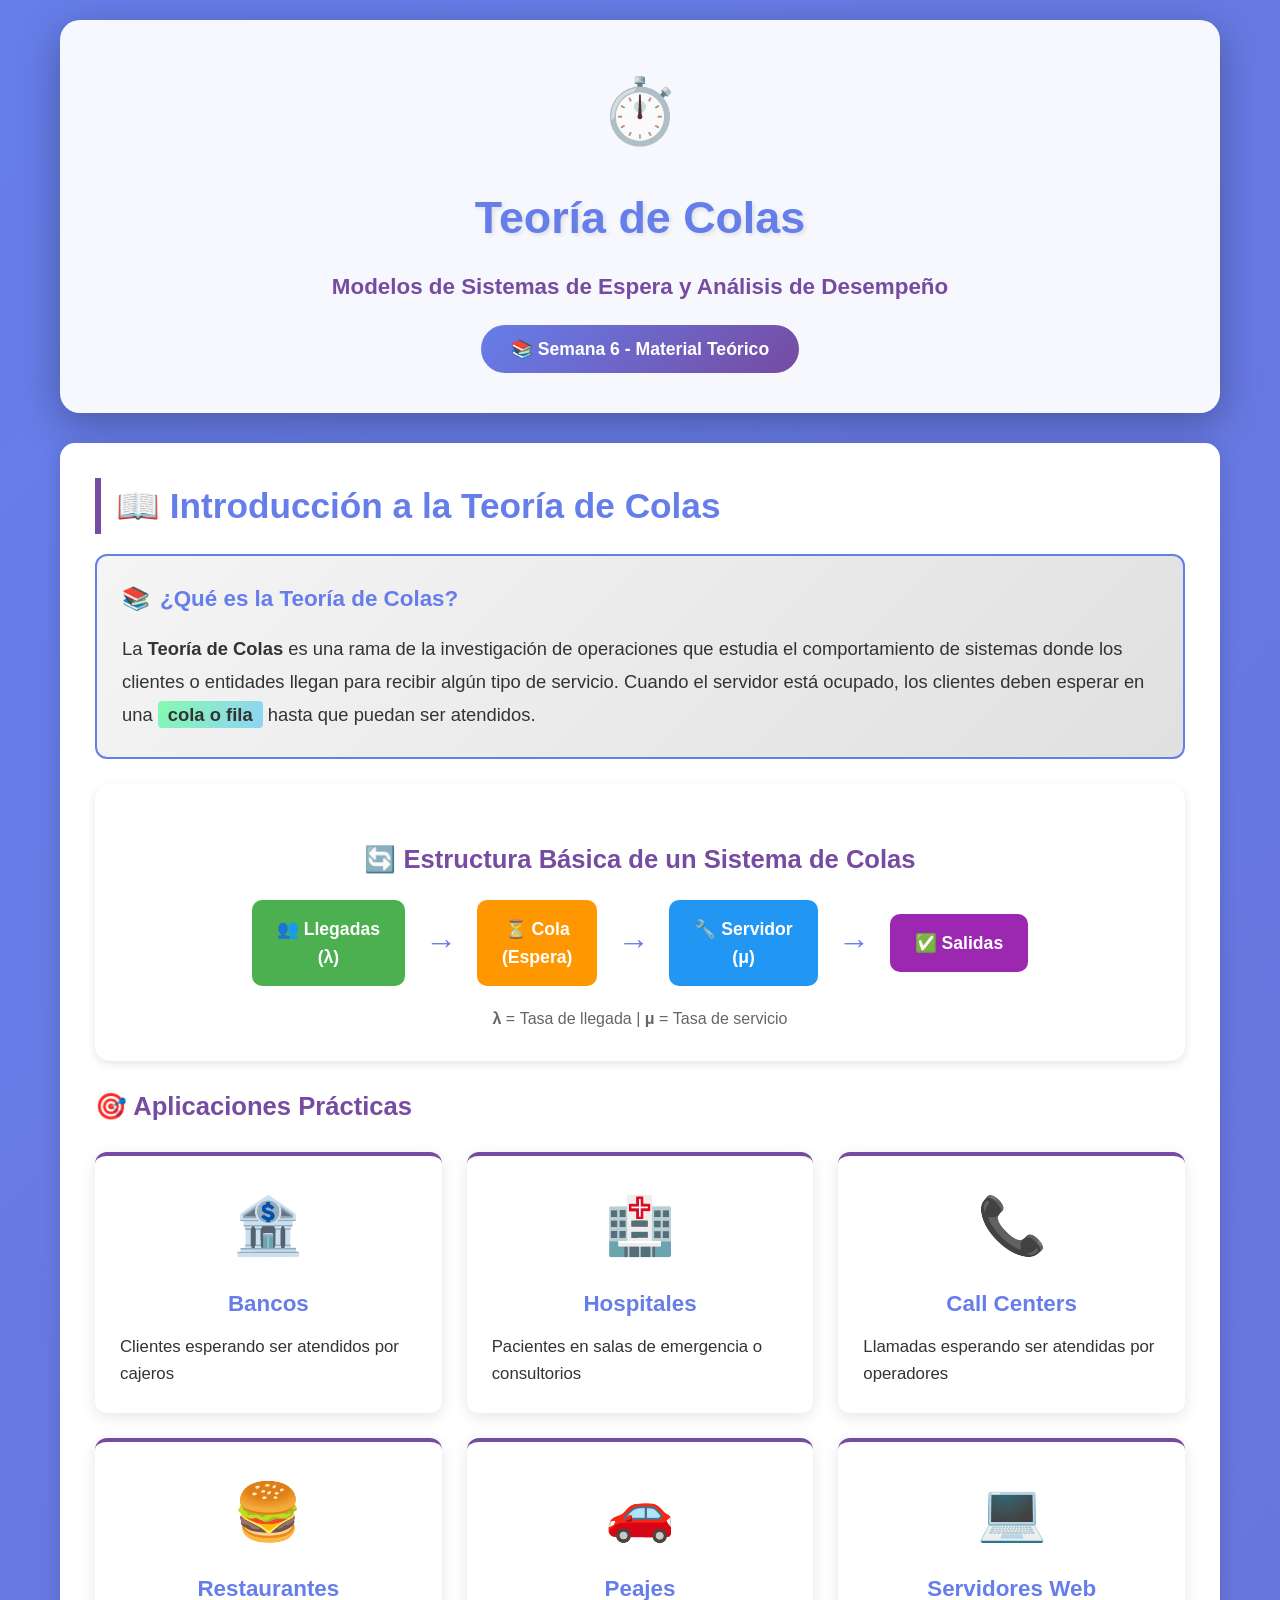
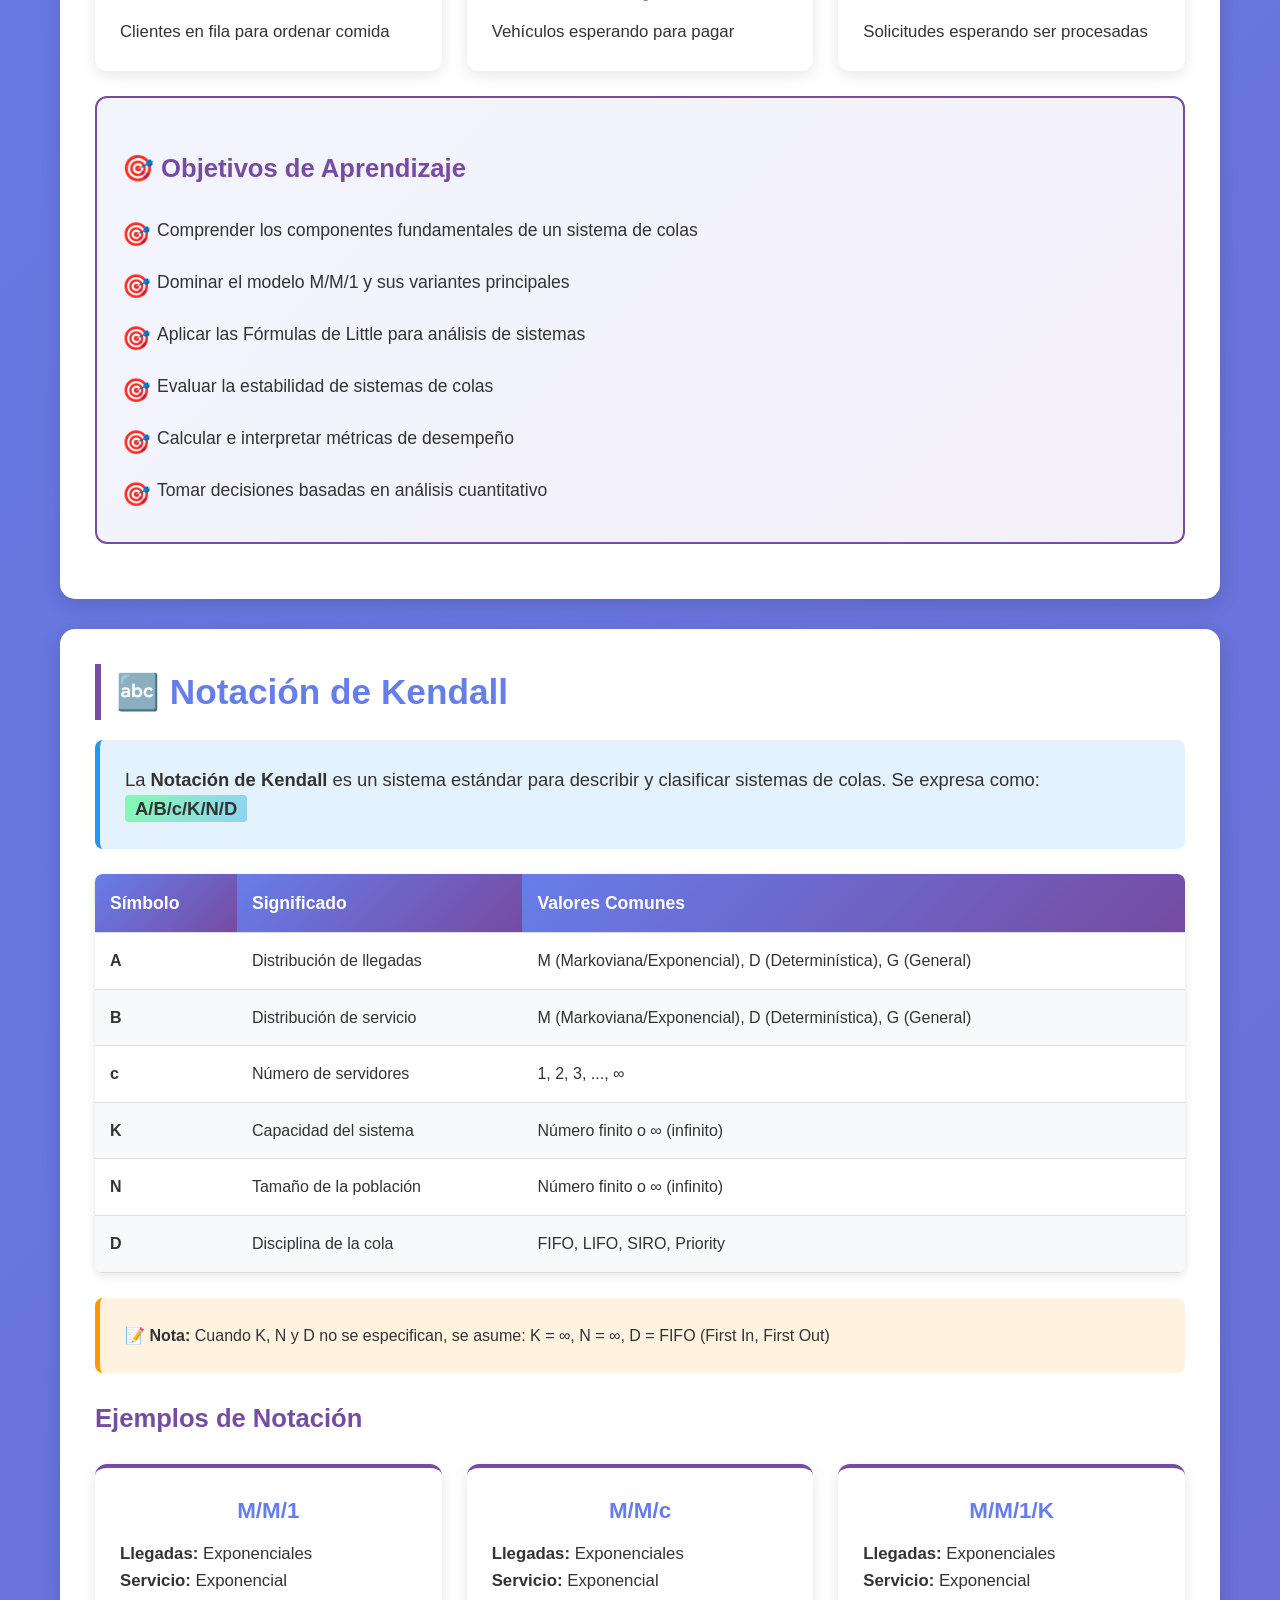
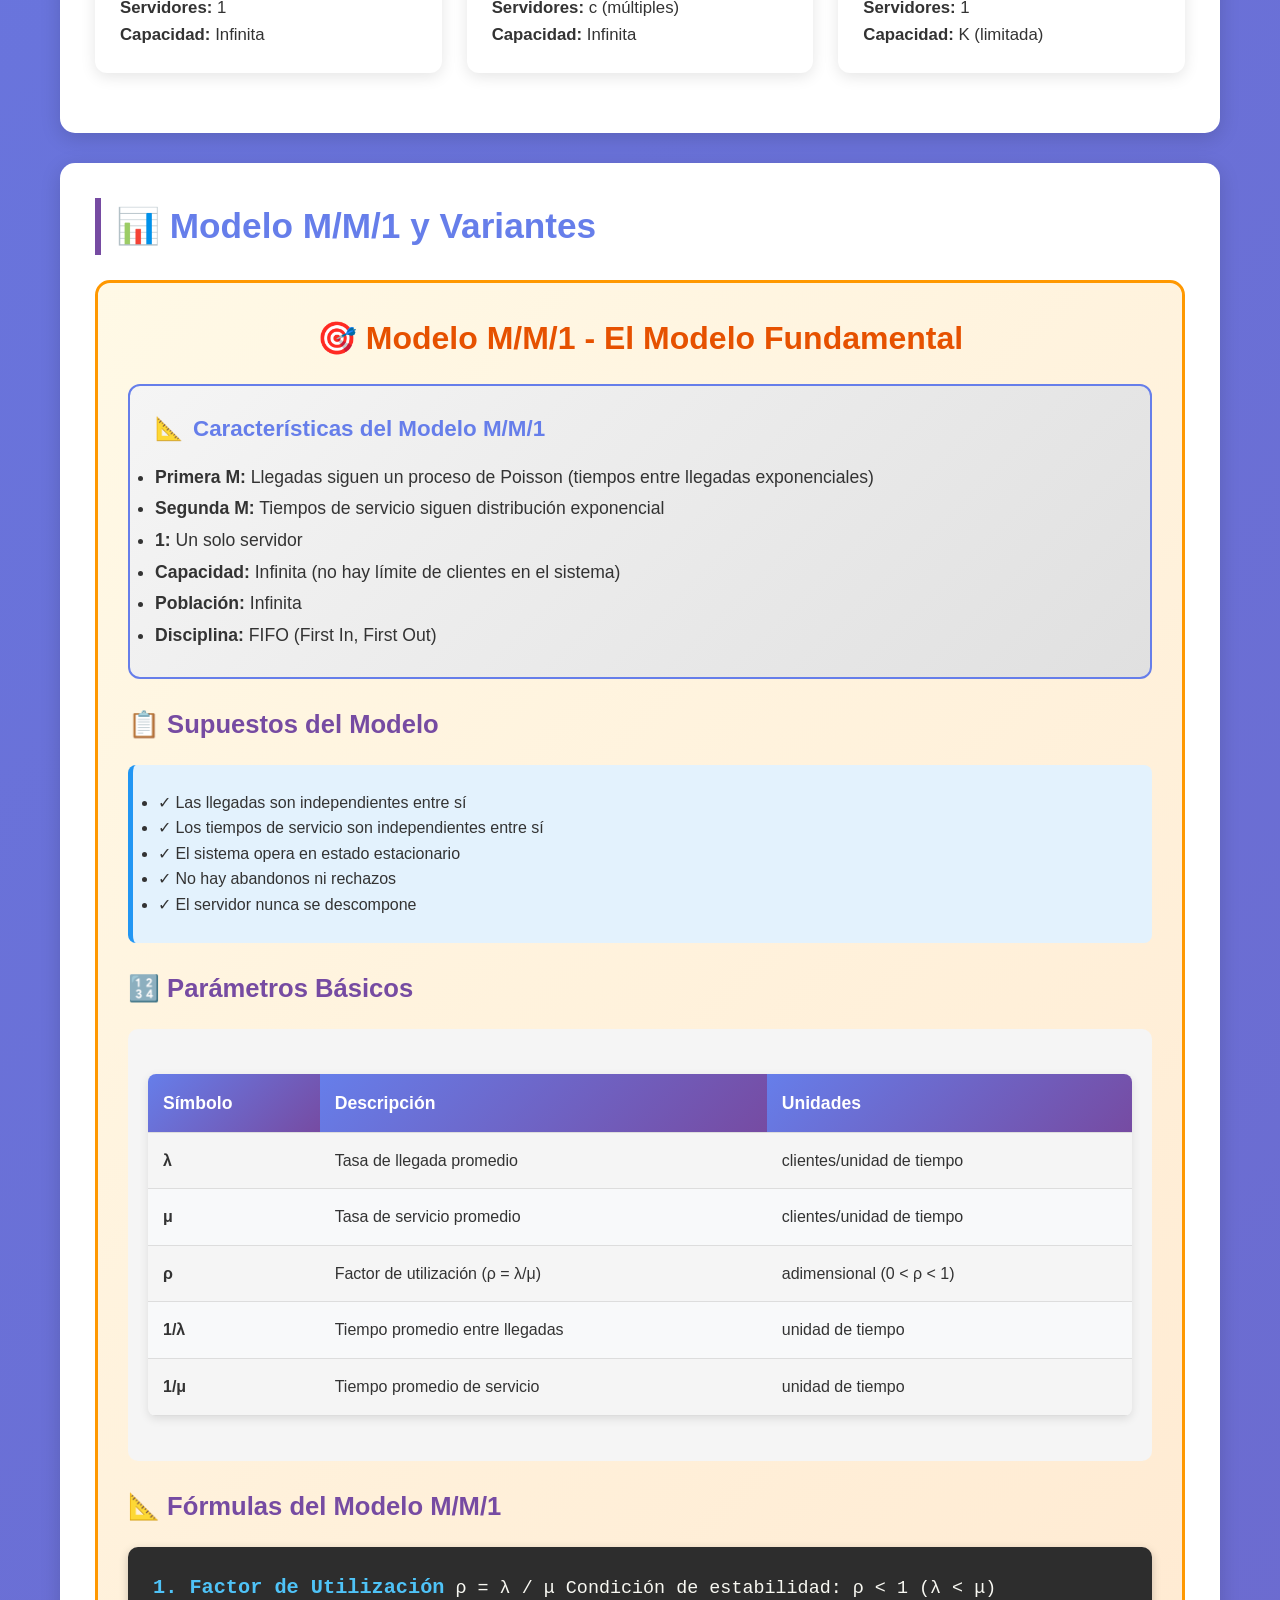
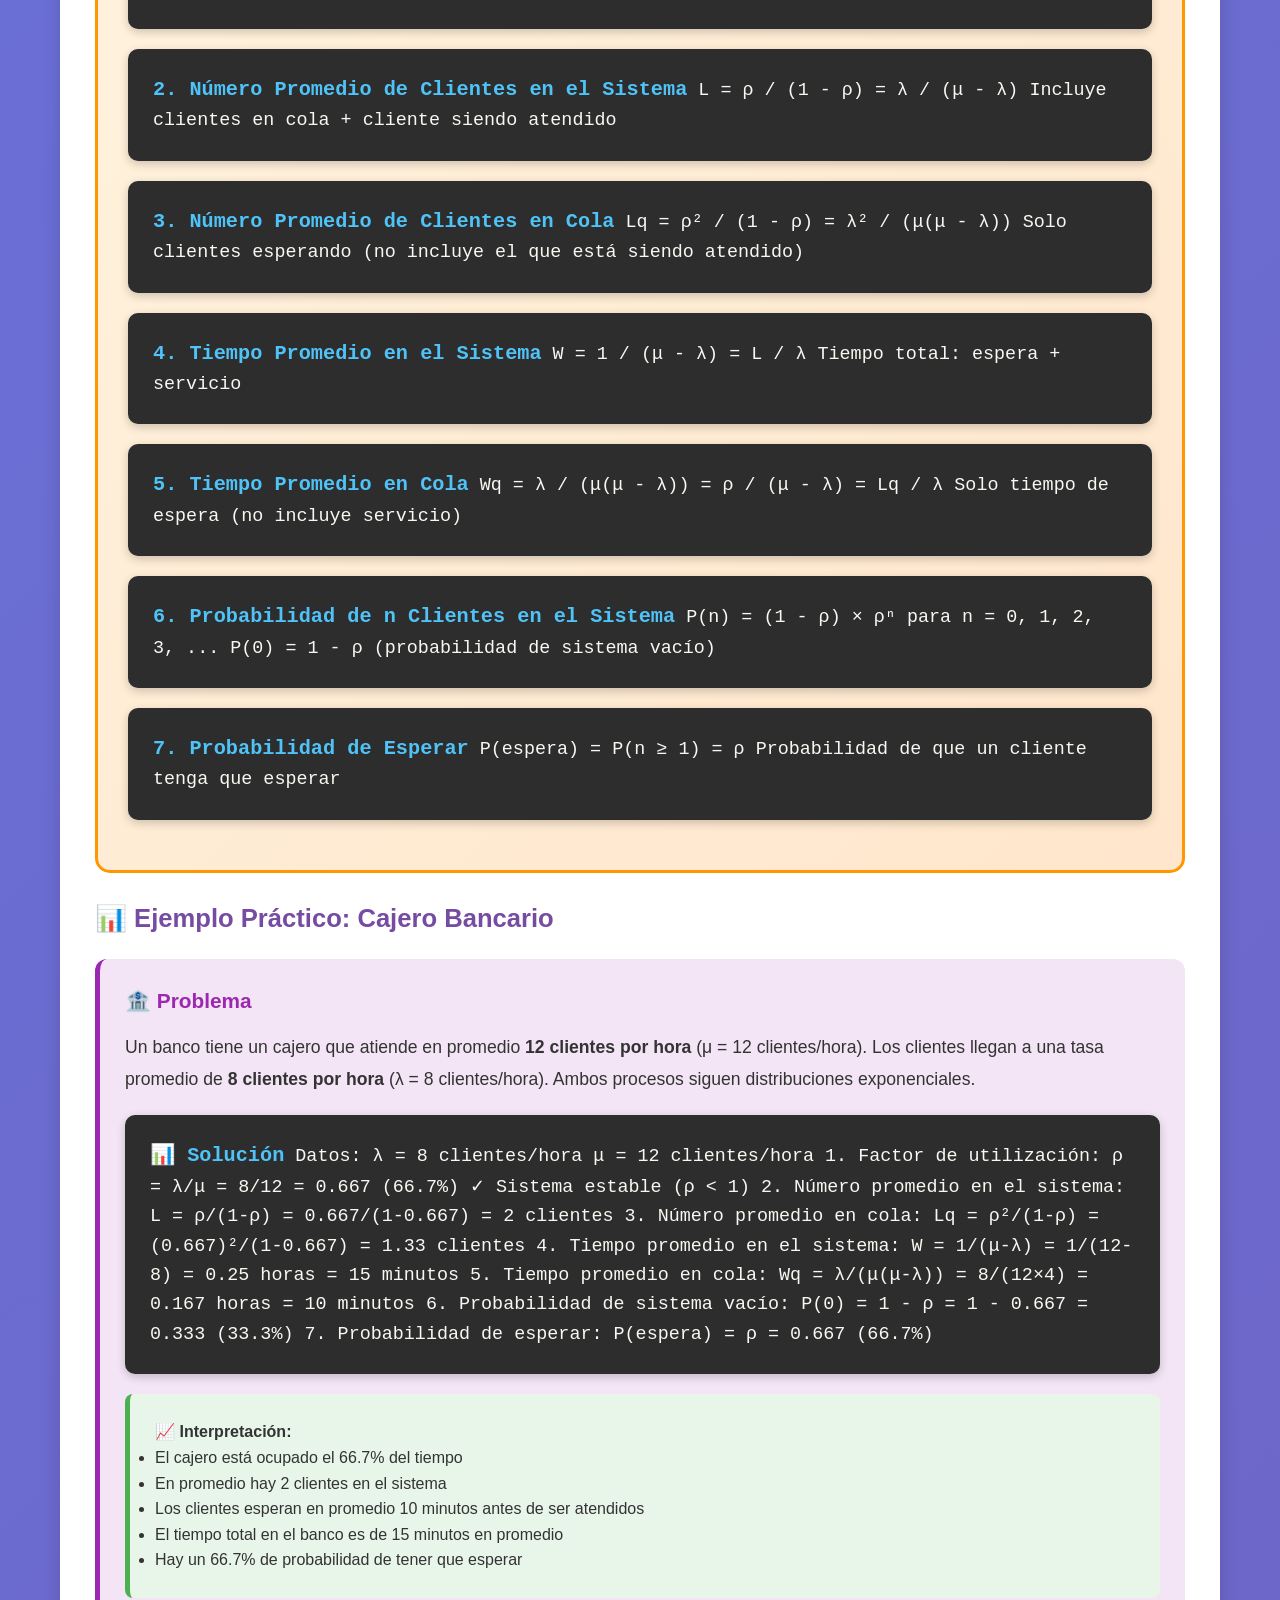
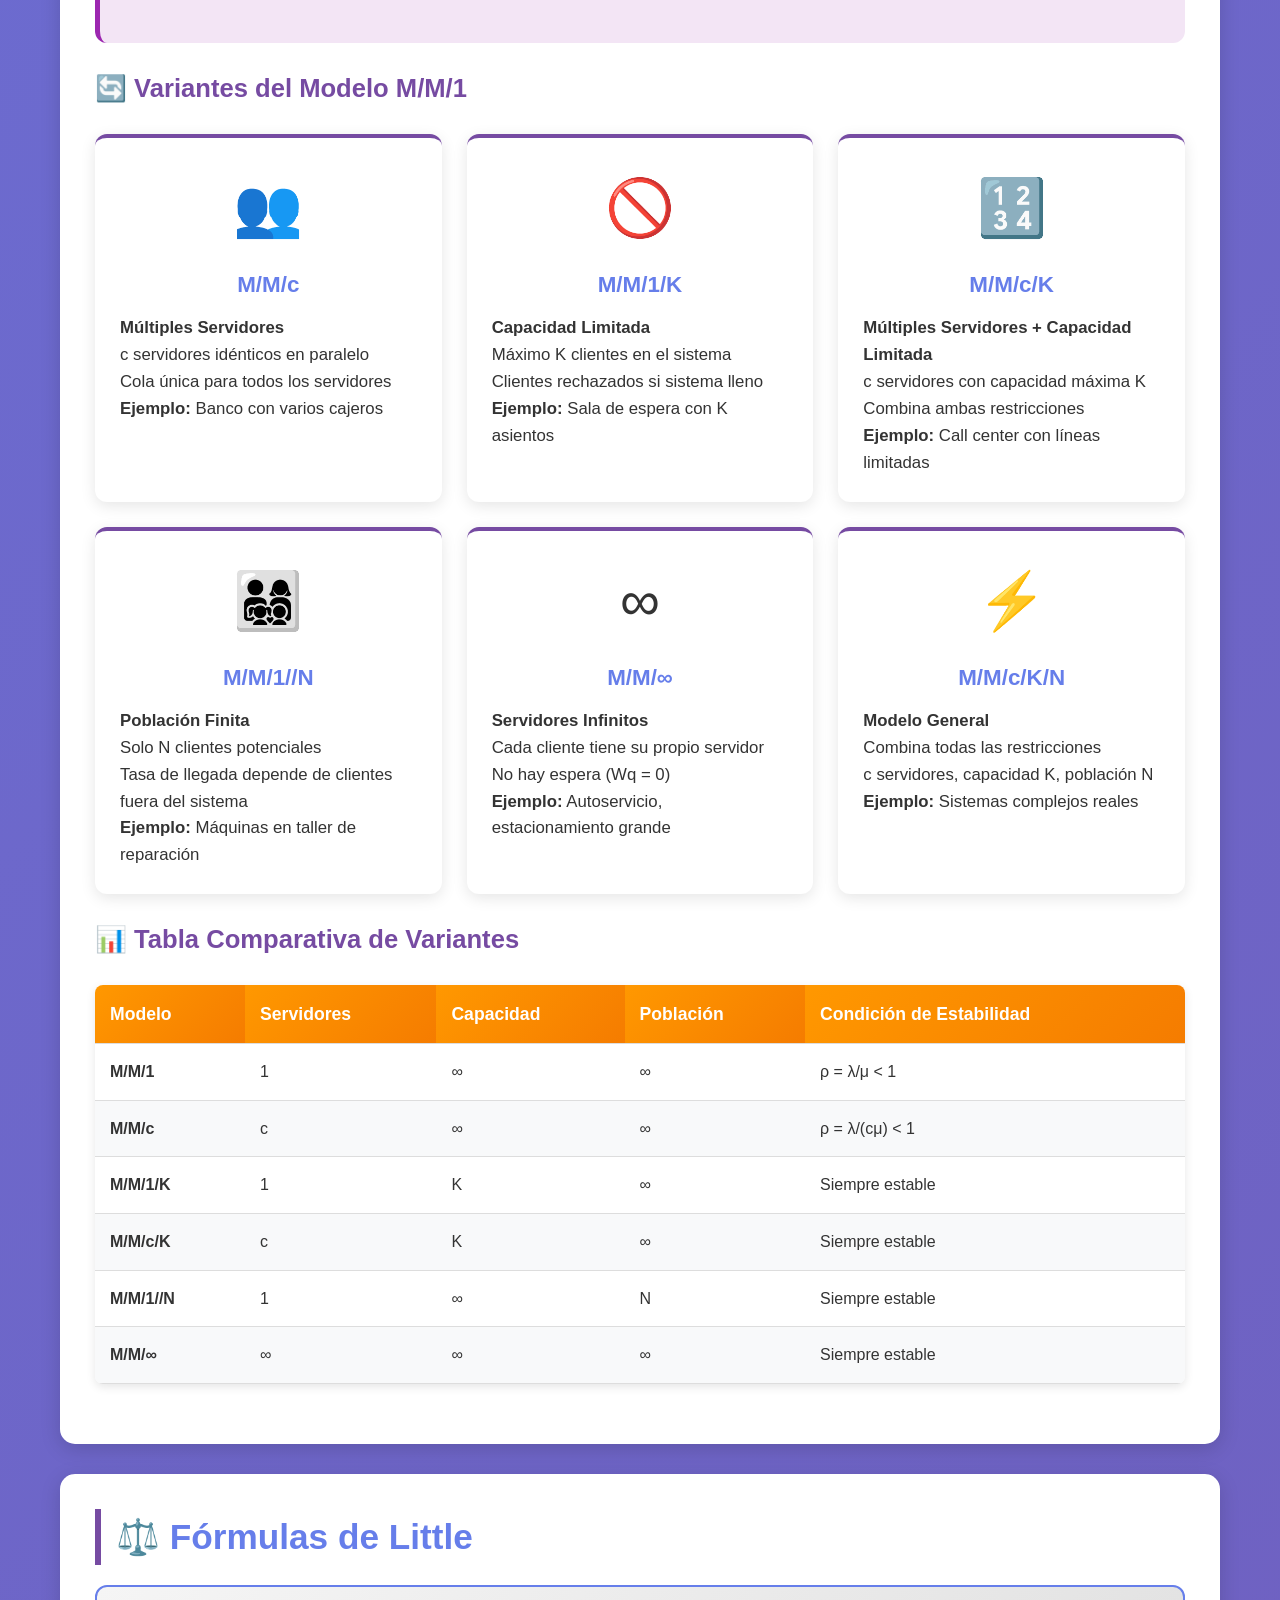
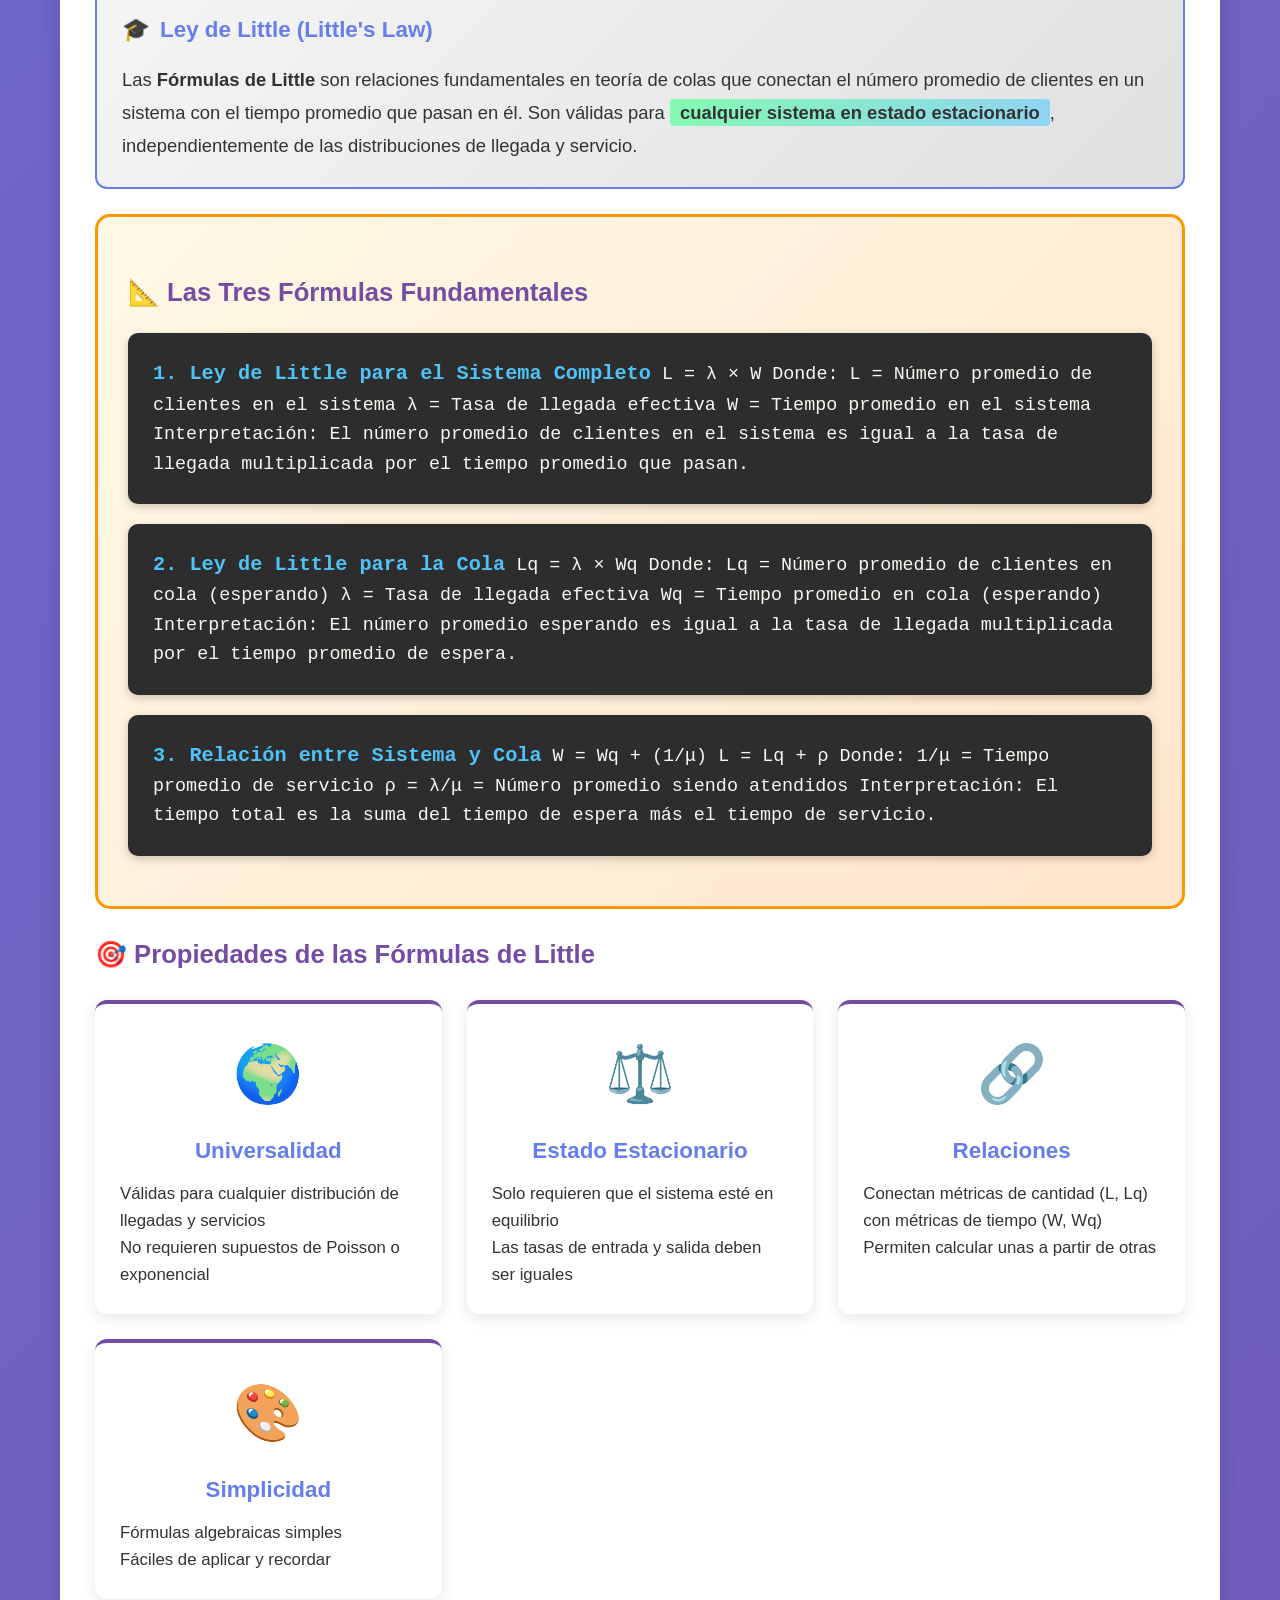
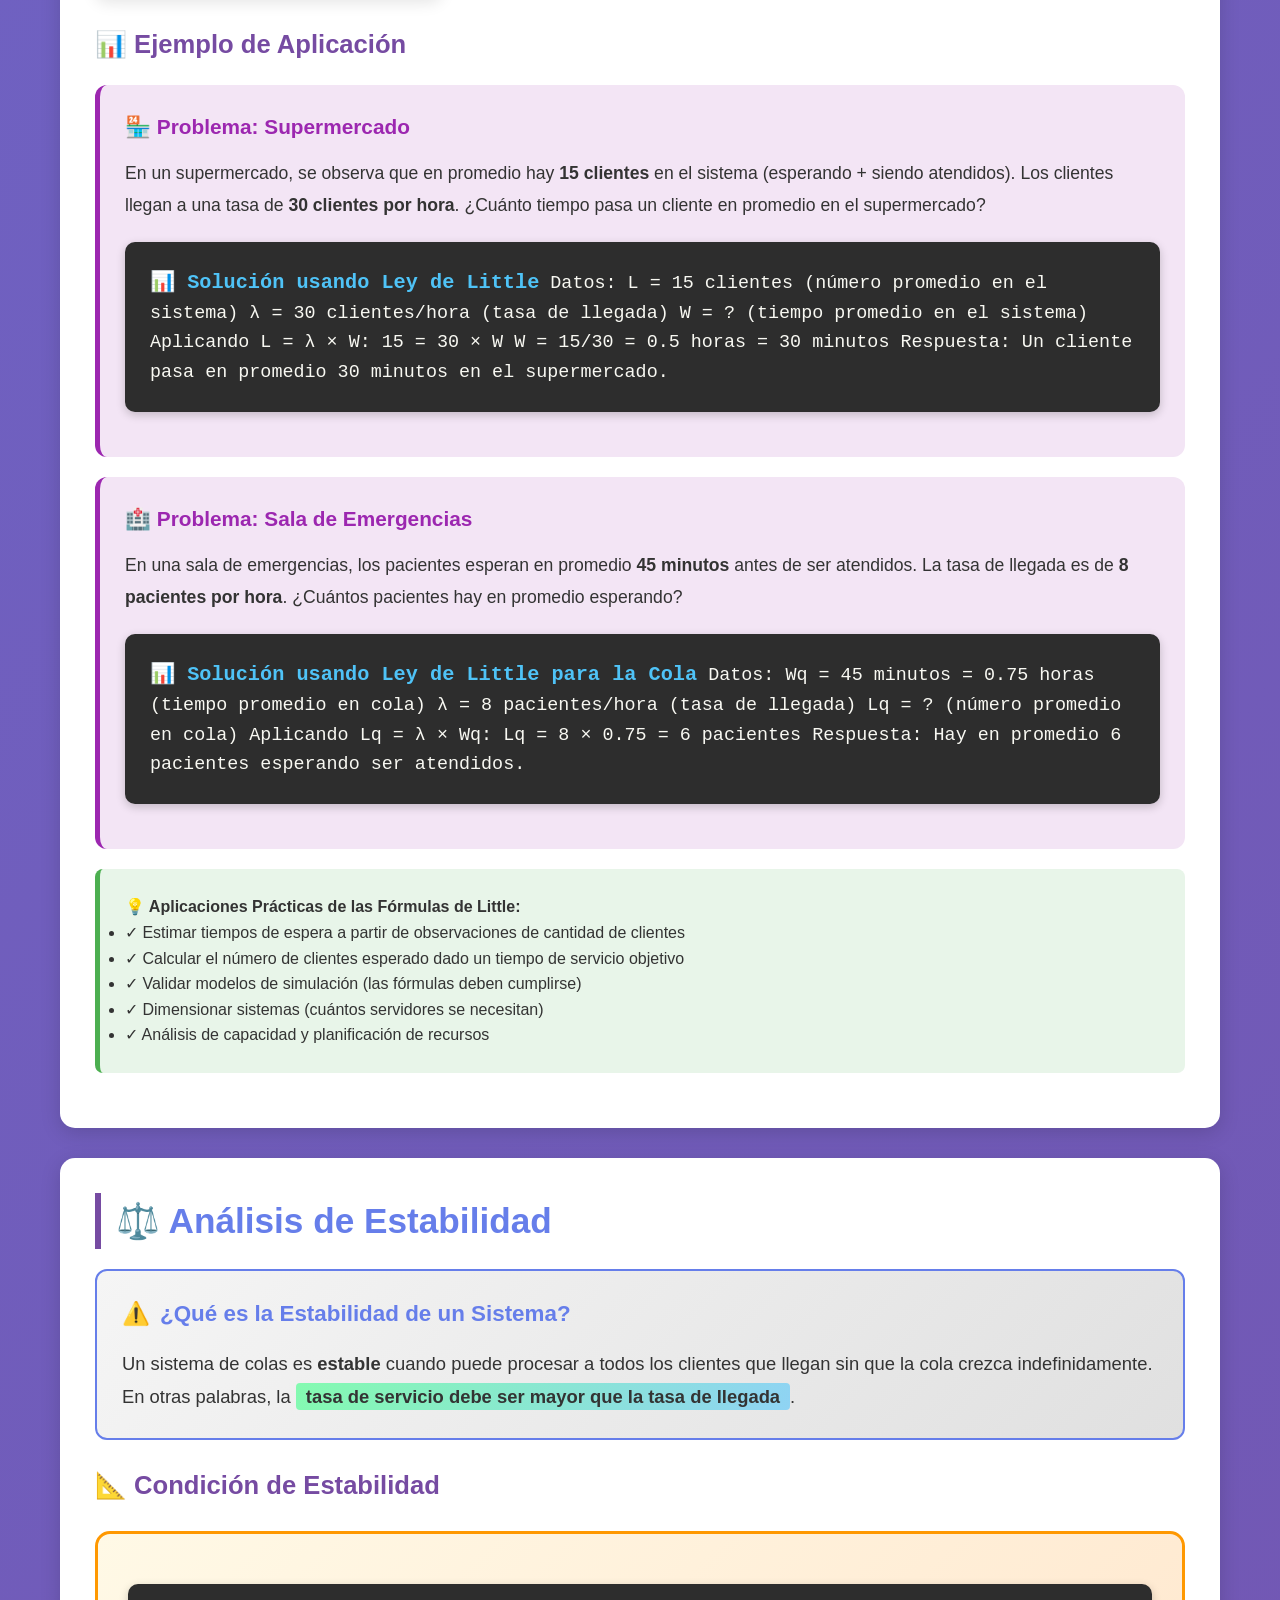
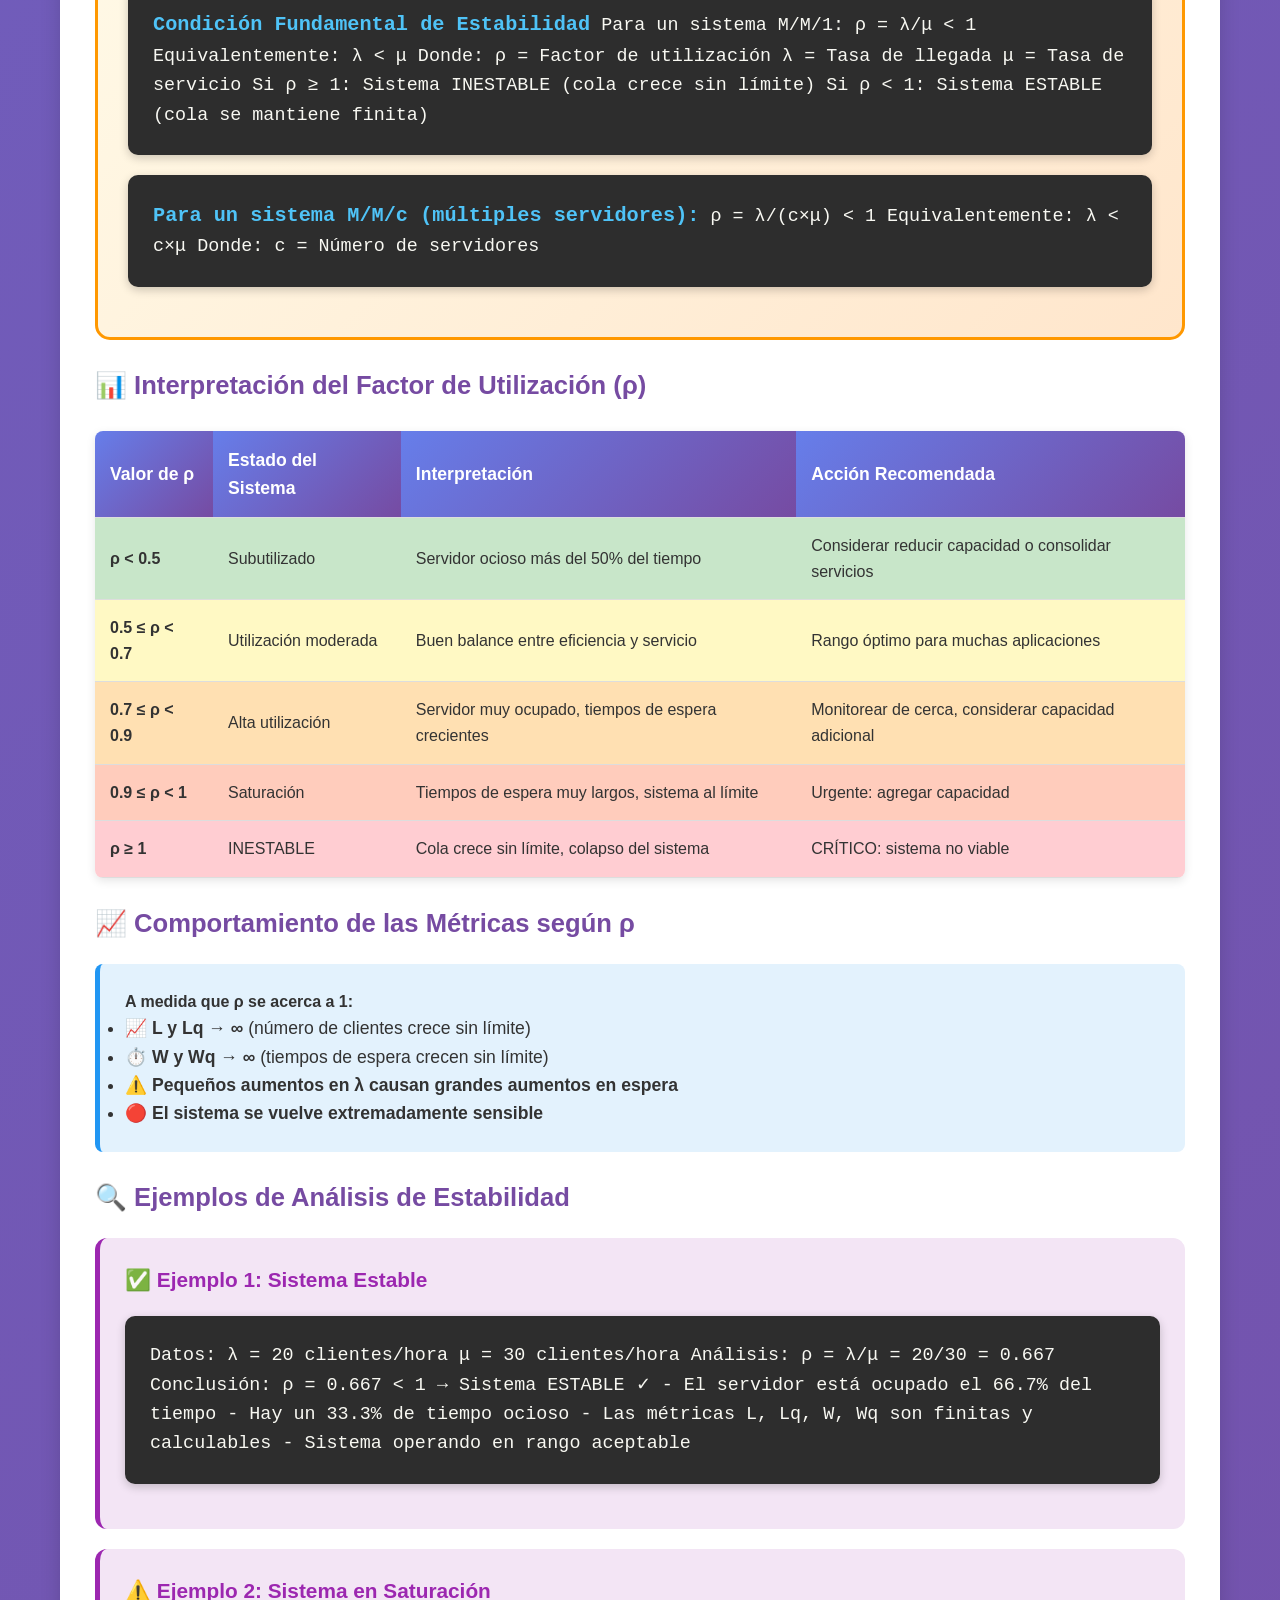
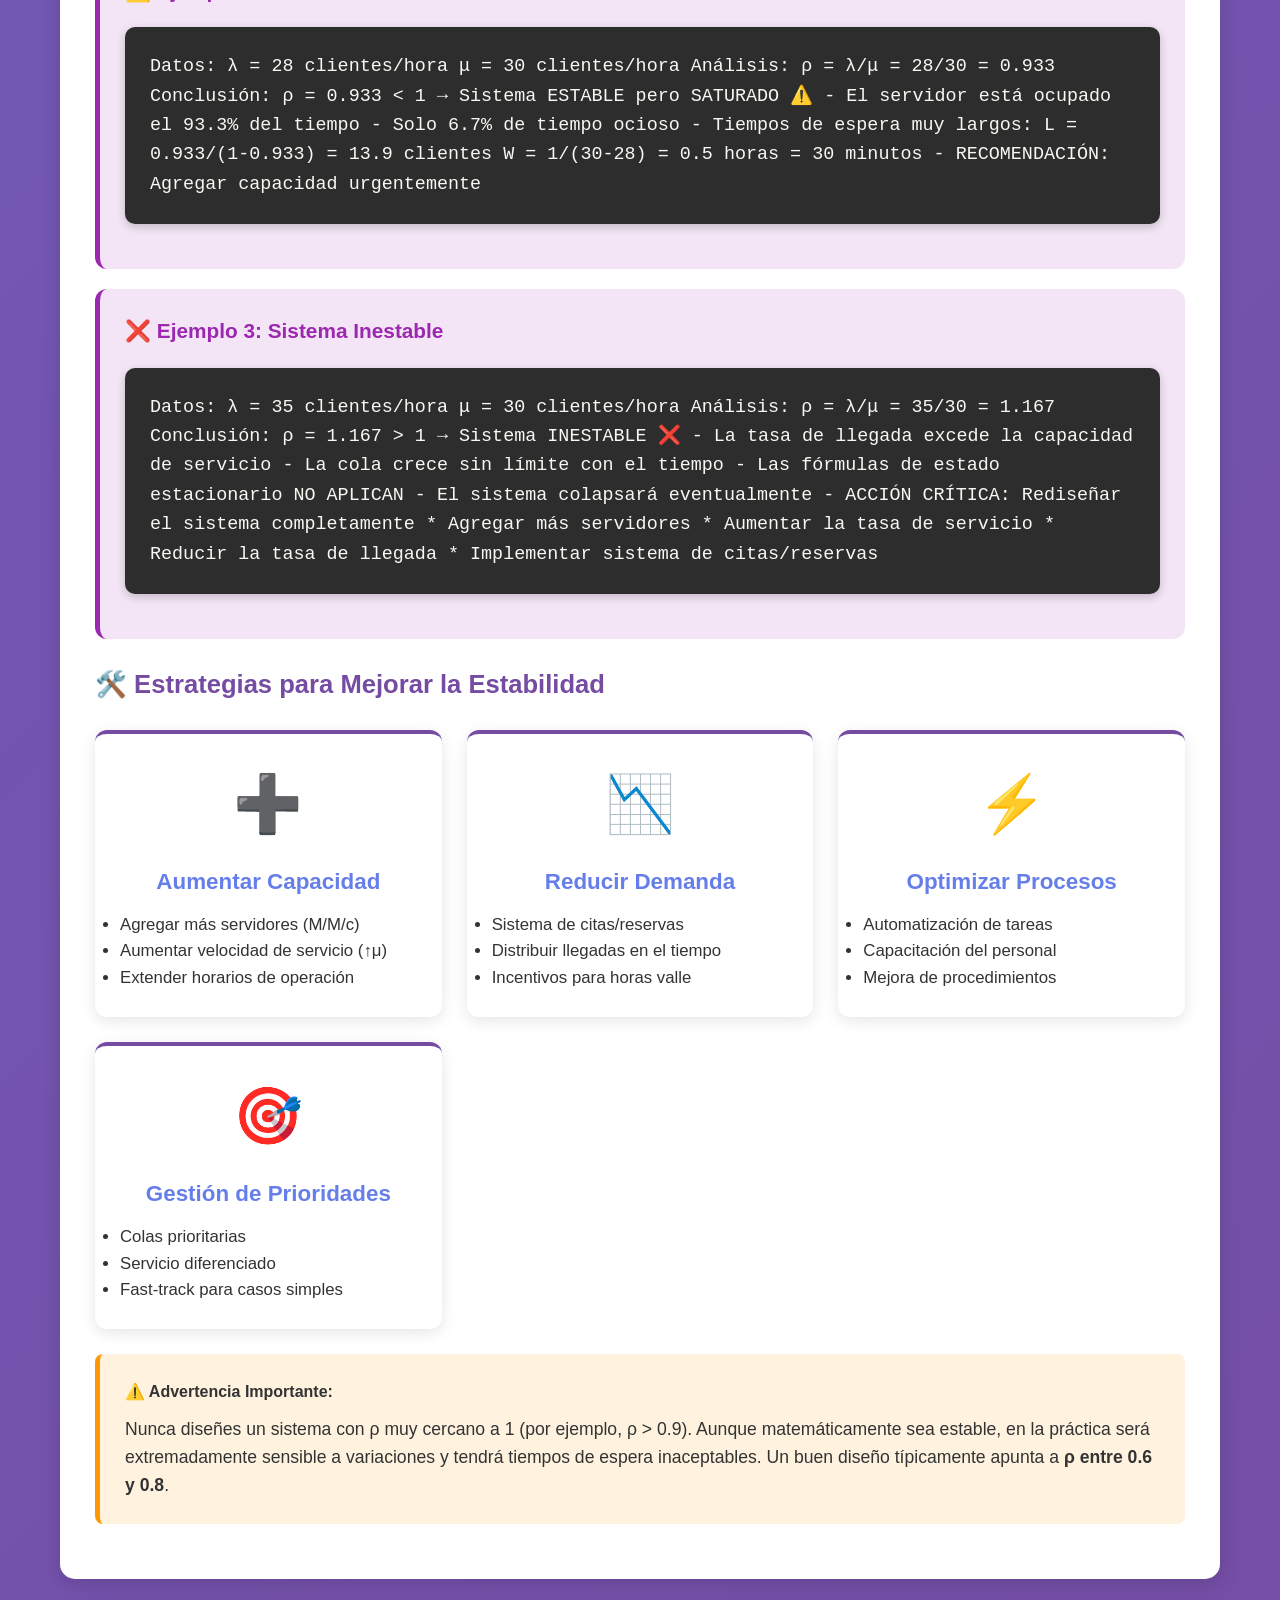
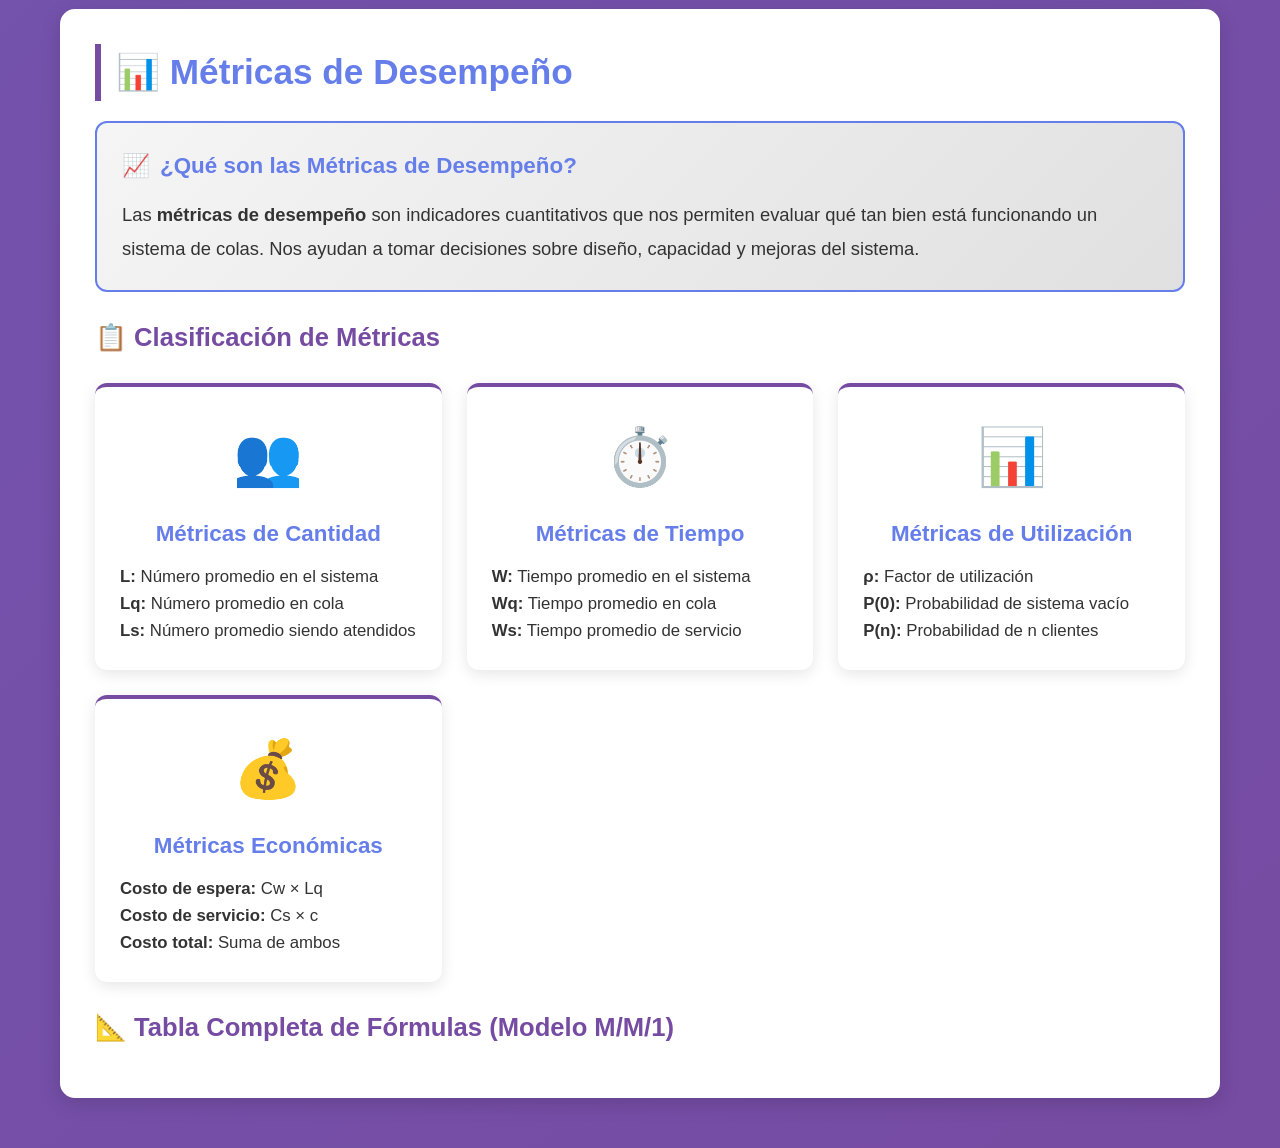
<file: Guialaboratorio/Semana 6 - Teoría de Colas.html>
<!DOCTYPE html>
<html lang="es">
<head>
    <meta charset="UTF-8">
    <meta name="viewport" content="width=device-width, initial-scale=1.0">
    <title>Semana 6 - Teoría de Colas | Simulación</title>
    <style>
        * {
            margin: 0;
            padding: 0;
            box-sizing: border-box;
        }

        body {
            font-family: 'Segoe UI', Tahoma, Geneva, Verdana, sans-serif;
            line-height: 1.6;
            color: #333;
            background: linear-gradient(135deg, #667eea 0%, #764ba2 100%);
        }

        .container {
            max-width: 1200px;
            margin: 0 auto;
            padding: 20px;
        }

        header {
            background: rgba(255, 255, 255, 0.95);
            padding: 40px;
            border-radius: 20px;
            margin-bottom: 30px;
            box-shadow: 0 10px 40px rgba(0,0,0,0.3);
            text-align: center;
        }

        h1 {
            color: #667eea;
            font-size: 2.8em;
            margin-bottom: 15px;
            text-shadow: 2px 2px 4px rgba(0,0,0,0.1);
        }

        .subtitle {
            color: #764ba2;
            font-size: 1.4em;
            font-weight: 600;
            margin-bottom: 10px;
        }

        .week-badge {
            display: inline-block;
            background: linear-gradient(135deg, #667eea 0%, #764ba2 100%);
            color: white;
            padding: 10px 30px;
            border-radius: 25px;
            font-weight: bold;
            font-size: 1.1em;
            margin-top: 10px;
        }

        .section {
            background: white;
            padding: 35px;
            margin-bottom: 30px;
            border-radius: 15px;
            box-shadow: 0 5px 20px rgba(0,0,0,0.15);
            animation: fadeIn 0.6s ease-in;
        }

        @keyframes fadeIn {
            from {
                opacity: 0;
                transform: translateY(20px);
            }
            to {
                opacity: 1;
                transform: translateY(0);
            }
        }

        h2 {
            color: #667eea;
            font-size: 2.2em;
            margin-bottom: 20px;
            border-left: 6px solid #764ba2;
            padding-left: 15px;
        }

        h3 {
            color: #764ba2;
            font-size: 1.6em;
            margin-top: 25px;
            margin-bottom: 15px;
        }

        h4 {
            color: #667eea;
            font-size: 1.3em;
            margin-top: 20px;
            margin-bottom: 10px;
        }

        .objectives {
            background: linear-gradient(135deg, #667eea15 0%, #764ba215 100%);
            padding: 25px;
            border-radius: 12px;
            margin: 20px 0;
            border: 2px solid #764ba2;
        }

        .objectives ul {
            list-style: none;
            padding-left: 0;
        }

        .objectives li {
            padding: 12px 0;
            padding-left: 35px;
            position: relative;
            font-size: 1.1em;
        }

        .objectives li:before {
            content: "🎯";
            position: absolute;
            left: 0;
            font-size: 1.3em;
        }

        .info-box {
            background: #e3f2fd;
            border-left: 5px solid #2196f3;
            padding: 25px;
            border-radius: 8px;
            margin: 20px 0;
        }

        .warning-box {
            background: #fff3e0;
            border-left: 5px solid #ff9800;
            padding: 25px;
            border-radius: 8px;
            margin: 20px 0;
        }

        .success-box {
            background: #e8f5e9;
            border-left: 5px solid #4caf50;
            padding: 25px;
            border-radius: 8px;
            margin: 20px 0;
        }

        .definition-box {
            background: linear-gradient(135deg, #f5f5f5 0%, #e0e0e0 100%);
            padding: 25px;
            border-radius: 12px;
            margin: 20px 0;
            border: 2px solid #667eea;
        }

        .definition-title {
            font-size: 1.4em;
            font-weight: bold;
            color: #667eea;
            margin-bottom: 15px;
            display: flex;
            align-items: center;
            gap: 10px;
        }

        .formula-box {
            background: #2d2d2d;
            color: #f8f8f2;
            padding: 25px;
            border-radius: 10px;
            margin: 20px 0;
            font-family: 'Courier New', monospace;
            font-size: 1.15em;
            overflow-x: auto;
            box-shadow: 0 3px 10px rgba(0,0,0,0.2);
        }

        .formula-title {
            color: #4fc3f7;
            font-weight: bold;
            margin-bottom: 10px;
            font-size: 1.1em;
        }

        .grid-container {
            display: grid;
            grid-template-columns: repeat(auto-fit, minmax(280px, 1fr));
            gap: 25px;
            margin: 25px 0;
        }

        .card {
            background: white;
            padding: 25px;
            border-radius: 12px;
            box-shadow: 0 4px 15px rgba(0,0,0,0.1);
            transition: all 0.3s ease;
            border-top: 4px solid #764ba2;
        }

        .card:hover {
            transform: translateY(-8px);
            box-shadow: 0 8px 25px rgba(0,0,0,0.2);
        }

        .card-icon {
            font-size: 3.5em;
            margin-bottom: 15px;
            text-align: center;
        }

        .card-title {
            color: #667eea;
            font-size: 1.4em;
            font-weight: bold;
            margin-bottom: 12px;
            text-align: center;
        }

        .card-content {
            text-align: left;
            font-size: 1.05em;
        }

        table {
            width: 100%;
            border-collapse: collapse;
            margin: 25px 0;
            box-shadow: 0 3px 10px rgba(0,0,0,0.1);
            border-radius: 8px;
            overflow: hidden;
        }

        th, td {
            padding: 15px;
            text-align: left;
            border-bottom: 1px solid #ddd;
        }

        th {
            background: linear-gradient(135deg, #667eea 0%, #764ba2 100%);
            color: white;
            font-weight: bold;
            font-size: 1.1em;
        }

        tr:hover {
            background: #f5f5f5;
        }

        tr:nth-child(even) {
            background: #f8f9fa;
        }

        .model-section {
            background: linear-gradient(135deg, #fff9e6 0%, #ffe6cc 100%);
            padding: 30px;
            border-radius: 15px;
            margin: 25px 0;
            border: 3px solid #ff9800;
        }

        .model-header {
            font-size: 2em;
            color: #e65100;
            font-weight: bold;
            margin-bottom: 20px;
            text-align: center;
        }

        .comparison-table {
            margin: 25px 0;
        }

        .comparison-table th {
            background: linear-gradient(135deg, #ff9800 0%, #f57c00 100%);
        }

        .interactive-demo {
            background: linear-gradient(135deg, #667eea 0%, #764ba2 100%);
            padding: 35px;
            border-radius: 15px;
            margin: 25px 0;
            color: white;
        }

        .demo-controls {
            display: grid;
            grid-template-columns: repeat(auto-fit, minmax(200px, 1fr));
            gap: 20px;
            margin: 25px 0;
        }

        .control-group {
            display: flex;
            flex-direction: column;
        }

        .control-group label {
            margin-bottom: 8px;
            font-weight: bold;
        }

        .control-group input,
        .control-group select {
            padding: 12px;
            border-radius: 8px;
            border: none;
            font-size: 1em;
        }

        .btn {
            background: white;
            color: #667eea;
            padding: 15px 35px;
            border: none;
            border-radius: 25px;
            font-size: 1.1em;
            font-weight: bold;
            cursor: pointer;
            transition: all 0.3s ease;
            margin: 10px 5px;
            box-shadow: 0 3px 10px rgba(0,0,0,0.2);
        }

        .btn:hover {
            transform: scale(1.05);
            box-shadow: 0 5px 20px rgba(0,0,0,0.3);
        }

        .results-display {
            background: rgba(255,255,255,0.15);
            padding: 25px;
            border-radius: 12px;
            margin-top: 25px;
            min-height: 150px;
            backdrop-filter: blur(10px);
        }

        .stat-card {
            background: white;
            color: #667eea;
            padding: 20px;
            border-radius: 10px;
            margin: 10px 0;
            box-shadow: 0 3px 10px rgba(0,0,0,0.1);
        }

        .stat-label {
            font-size: 0.9em;
            color: #666;
            margin-bottom: 5px;
        }

        .stat-value {
            font-size: 2em;
            font-weight: bold;
            color: #667eea;
        }

        .example-box {
            background: #f3e5f5;
            padding: 25px;
            border-radius: 12px;
            margin: 20px 0;
            border-left: 5px solid #9c27b0;
        }

        .example-title {
            font-size: 1.3em;
            font-weight: bold;
            color: #9c27b0;
            margin-bottom: 15px;
        }

        .timeline {
            position: relative;
            padding: 30px 0;
        }

        .timeline-item {
            padding: 25px;
            background: white;
            border-radius: 12px;
            margin: 25px 0;
            margin-left: 50px;
            border-left: 5px solid #667eea;
            position: relative;
            box-shadow: 0 3px 10px rgba(0,0,0,0.1);
        }

        .timeline-item:before {
            content: "●";
            position: absolute;
            left: -35px;
            top: 25px;
            font-size: 2.5em;
            color: #667eea;
        }

        .quiz-container {
            background: linear-gradient(135deg, #e8eaf6 0%, #c5cae9 100%);
            padding: 30px;
            border-radius: 15px;
            margin: 25px 0;
        }

        .quiz-question {
            background: white;
            padding: 20px;
            border-radius: 10px;
            margin: 15px 0;
            box-shadow: 0 3px 10px rgba(0,0,0,0.1);
        }

        .quiz-options {
            margin-top: 15px;
        }

        .quiz-option {
            background: #f5f5f5;
            padding: 12px;
            margin: 8px 0;
            border-radius: 8px;
            cursor: pointer;
            transition: all 0.3s ease;
        }

        .quiz-option:hover {
            background: #667eea;
            color: white;
            transform: translateX(5px);
        }

        .highlight {
            background: linear-gradient(120deg, #84fab0 0%, #8fd3f4 100%);
            padding: 3px 10px;
            border-radius: 4px;
            font-weight: bold;
        }

        .notation-table {
            background: #f5f5f5;
            padding: 20px;
            border-radius: 10px;
            margin: 20px 0;
        }

        @media (max-width: 768px) {
            h1 {
                font-size: 2em;
            }

            .grid-container {
                grid-template-columns: 1fr;
            }

            .demo-controls {
                grid-template-columns: 1fr;
            }

            .timeline-item {
                margin-left: 30px;
            }
        }

        .visual-diagram {
            background: white;
            padding: 30px;
            border-radius: 15px;
            margin: 25px 0;
            text-align: center;
            box-shadow: 0 3px 10px rgba(0,0,0,0.1);
        }

        .queue-visual {
            display: flex;
            align-items: center;
            justify-content: center;
            gap: 20px;
            margin: 20px 0;
            flex-wrap: wrap;
        }

        .queue-element {
            padding: 15px 25px;
            border-radius: 10px;
            font-weight: bold;
            font-size: 1.1em;
        }

        .arrivals {
            background: #4caf50;
            color: white;
        }

        .queue {
            background: #ff9800;
            color: white;
        }

        .server {
            background: #2196f3;
            color: white;
        }

        .departures {
            background: #9c27b0;
            color: white;
        }

        .arrow {
            font-size: 2em;
            color: #667eea;
        }
    </style>
</head>
<body>
    <div class="container">
        <header>
            <div style="font-size: 4em; margin-bottom: 20px;">⏱️</div>
            <h1>Teoría de Colas</h1>
            <p class="subtitle">Modelos de Sistemas de Espera y Análisis de Desempeño</p>
            <div class="week-badge">📚 Semana 6 - Material Teórico</div>
        </header>

        <!-- Introducción -->
        <div class="section">
            <h2>📖 Introducción a la Teoría de Colas</h2>

            <div class="definition-box">
                <div class="definition-title">
                    <span>📚</span>
                    <span>¿Qué es la Teoría de Colas?</span>
                </div>
                <p style="font-size: 1.15em; line-height: 1.8;">
                    La <strong>Teoría de Colas</strong> es una rama de la investigación de operaciones que estudia el comportamiento de sistemas donde 
                    los clientes o entidades llegan para recibir algún tipo de servicio. Cuando el servidor está ocupado, los clientes deben esperar 
                    en una <span class="highlight">cola o fila</span> hasta que puedan ser atendidos.
                </p>
            </div>

            <div class="visual-diagram">
                <h3>🔄 Estructura Básica de un Sistema de Colas</h3>
                <div class="queue-visual">
                    <div class="queue-element arrivals">👥 Llegadas<br>(λ)</div>
                    <div class="arrow">→</div>
                    <div class="queue-element queue">⏳ Cola<br>(Espera)</div>
                    <div class="arrow">→</div>
                    <div class="queue-element server">🔧 Servidor<br>(μ)</div>
                    <div class="arrow">→</div>
                    <div class="queue-element departures">✅ Salidas</div>
                </div>
                <p style="margin-top: 20px; color: #666;">
                    <strong>λ</strong> = Tasa de llegada | <strong>μ</strong> = Tasa de servicio
                </p>
            </div>

            <h3>🎯 Aplicaciones Prácticas</h3>
            <div class="grid-container">
                <div class="card">
                    <div class="card-icon">🏦</div>
                    <div class="card-title">Bancos</div>
                    <div class="card-content">
                        <p>Clientes esperando ser atendidos por cajeros</p>
                    </div>
                </div>
                <div class="card">
                    <div class="card-icon">🏥</div>
                    <div class="card-title">Hospitales</div>
                    <div class="card-content">
                        <p>Pacientes en salas de emergencia o consultorios</p>
                    </div>
                </div>
                <div class="card">
                    <div class="card-icon">📞</div>
                    <div class="card-title">Call Centers</div>
                    <div class="card-content">
                        <p>Llamadas esperando ser atendidas por operadores</p>
                    </div>
                </div>
                <div class="card">
                    <div class="card-icon">🍔</div>
                    <div class="card-title">Restaurantes</div>
                    <div class="card-content">
                        <p>Clientes en fila para ordenar comida</p>
                    </div>
                </div>
                <div class="card">
                    <div class="card-icon">🚗</div>
                    <div class="card-title">Peajes</div>
                    <div class="card-content">
                        <p>Vehículos esperando para pagar</p>
                    </div>
                </div>
                <div class="card">
                    <div class="card-icon">💻</div>
                    <div class="card-title">Servidores Web</div>
                    <div class="card-content">
                        <p>Solicitudes esperando ser procesadas</p>
                    </div>
                </div>
            </div>

            <div class="objectives">
                <h3>🎯 Objetivos de Aprendizaje</h3>
                <ul>
                    <li>Comprender los componentes fundamentales de un sistema de colas</li>
                    <li>Dominar el modelo M/M/1 y sus variantes principales</li>
                    <li>Aplicar las Fórmulas de Little para análisis de sistemas</li>
                    <li>Evaluar la estabilidad de sistemas de colas</li>
                    <li>Calcular e interpretar métricas de desempeño</li>
                    <li>Tomar decisiones basadas en análisis cuantitativo</li>
                </ul>
            </div>
        </div>

        <!-- Notación de Kendall -->
        <div class="section">
            <h2>🔤 Notación de Kendall</h2>

            <div class="info-box">
                <p style="font-size: 1.15em;">
                    La <strong>Notación de Kendall</strong> es un sistema estándar para describir y clasificar sistemas de colas. 
                    Se expresa como: <span class="highlight">A/B/c/K/N/D</span>
                </p>
            </div>

            <table>
                <thead>
                    <tr>
                        <th>Símbolo</th>
                        <th>Significado</th>
                        <th>Valores Comunes</th>
                    </tr>
                </thead>
                <tbody>
                    <tr>
                        <td><strong>A</strong></td>
                        <td>Distribución de llegadas</td>
                        <td>M (Markoviana/Exponencial), D (Determinística), G (General)</td>
                    </tr>
                    <tr>
                        <td><strong>B</strong></td>
                        <td>Distribución de servicio</td>
                        <td>M (Markoviana/Exponencial), D (Determinística), G (General)</td>
                    </tr>
                    <tr>
                        <td><strong>c</strong></td>
                        <td>Número de servidores</td>
                        <td>1, 2, 3, ..., ∞</td>
                    </tr>
                    <tr>
                        <td><strong>K</strong></td>
                        <td>Capacidad del sistema</td>
                        <td>Número finito o ∞ (infinito)</td>
                    </tr>
                    <tr>
                        <td><strong>N</strong></td>
                        <td>Tamaño de la población</td>
                        <td>Número finito o ∞ (infinito)</td>
                    </tr>
                    <tr>
                        <td><strong>D</strong></td>
                        <td>Disciplina de la cola</td>
                        <td>FIFO, LIFO, SIRO, Priority</td>
                    </tr>
                </tbody>
            </table>

            <div class="warning-box">
                <strong>📝 Nota:</strong> Cuando K, N y D no se especifican, se asume: K = ∞, N = ∞, D = FIFO (First In, First Out)
            </div>

            <h3>Ejemplos de Notación</h3>
            <div class="grid-container">
                <div class="card">
                    <div class="card-title">M/M/1</div>
                    <div class="card-content">
                        <p><strong>Llegadas:</strong> Exponenciales</p>
                        <p><strong>Servicio:</strong> Exponencial</p>
                        <p><strong>Servidores:</strong> 1</p>
                        <p><strong>Capacidad:</strong> Infinita</p>
                    </div>
                </div>
                <div class="card">
                    <div class="card-title">M/M/c</div>
                    <div class="card-content">
                        <p><strong>Llegadas:</strong> Exponenciales</p>
                        <p><strong>Servicio:</strong> Exponencial</p>
                        <p><strong>Servidores:</strong> c (múltiples)</p>
                        <p><strong>Capacidad:</strong> Infinita</p>
                    </div>
                </div>
                <div class="card">
                    <div class="card-title">M/M/1/K</div>
                    <div class="card-content">
                        <p><strong>Llegadas:</strong> Exponenciales</p>
                        <p><strong>Servicio:</strong> Exponencial</p>
                        <p><strong>Servidores:</strong> 1</p>
                        <p><strong>Capacidad:</strong> K (limitada)</p>
                    </div>
                </div>
            </div>
        </div>

        <!-- Modelo M/M/1 -->
        <div class="section">
            <h2>📊 Modelo M/M/1 y Variantes</h2>

            <div class="model-section">
                <div class="model-header">🎯 Modelo M/M/1 - El Modelo Fundamental</div>

                <div class="definition-box">
                    <div class="definition-title">
                        <span>📐</span>
                        <span>Características del Modelo M/M/1</span>
                    </div>
                    <ul style="font-size: 1.1em; line-height: 1.8;">
                        <li><strong>Primera M:</strong> Llegadas siguen un proceso de Poisson (tiempos entre llegadas exponenciales)</li>
                        <li><strong>Segunda M:</strong> Tiempos de servicio siguen distribución exponencial</li>
                        <li><strong>1:</strong> Un solo servidor</li>
                        <li><strong>Capacidad:</strong> Infinita (no hay límite de clientes en el sistema)</li>
                        <li><strong>Población:</strong> Infinita</li>
                        <li><strong>Disciplina:</strong> FIFO (First In, First Out)</li>
                    </ul>
                </div>

                <h3>📋 Supuestos del Modelo</h3>
                <div class="info-box">
                    <ul>
                        <li>✓ Las llegadas son independientes entre sí</li>
                        <li>✓ Los tiempos de servicio son independientes entre sí</li>
                        <li>✓ El sistema opera en estado estacionario</li>
                        <li>✓ No hay abandonos ni rechazos</li>
                        <li>✓ El servidor nunca se descompone</li>
                    </ul>
                </div>

                <h3>🔢 Parámetros Básicos</h3>
                <div class="notation-table">
                    <table>
                        <thead>
                            <tr>
                                <th>Símbolo</th>
                                <th>Descripción</th>
                                <th>Unidades</th>
                            </tr>
                        </thead>
                        <tbody>
                            <tr>
                                <td><strong>λ</strong></td>
                                <td>Tasa de llegada promedio</td>
                                <td>clientes/unidad de tiempo</td>
                            </tr>
                            <tr>
                                <td><strong>μ</strong></td>
                                <td>Tasa de servicio promedio</td>
                                <td>clientes/unidad de tiempo</td>
                            </tr>
                            <tr>
                                <td><strong>ρ</strong></td>
                                <td>Factor de utilización (ρ = λ/μ)</td>
                                <td>adimensional (0 < ρ < 1)</td>
                            </tr>
                            <tr>
                                <td><strong>1/λ</strong></td>
                                <td>Tiempo promedio entre llegadas</td>
                                <td>unidad de tiempo</td>
                            </tr>
                            <tr>
                                <td><strong>1/μ</strong></td>
                                <td>Tiempo promedio de servicio</td>
                                <td>unidad de tiempo</td>
                            </tr>
                        </tbody>
                    </table>
                </div>

                <h3>📐 Fórmulas del Modelo M/M/1</h3>

                <div class="formula-box">
<span class="formula-title">1. Factor de Utilización</span>
ρ = λ / μ

Condición de estabilidad: ρ < 1 (λ < μ)
                </div>

                <div class="formula-box">
<span class="formula-title">2. Número Promedio de Clientes en el Sistema</span>
L = ρ / (1 - ρ) = λ / (μ - λ)

Incluye clientes en cola + cliente siendo atendido
                </div>

                <div class="formula-box">
<span class="formula-title">3. Número Promedio de Clientes en Cola</span>
Lq = ρ² / (1 - ρ) = λ² / (μ(μ - λ))

Solo clientes esperando (no incluye el que está siendo atendido)
                </div>

                <div class="formula-box">
<span class="formula-title">4. Tiempo Promedio en el Sistema</span>
W = 1 / (μ - λ) = L / λ

Tiempo total: espera + servicio
                </div>

                <div class="formula-box">
<span class="formula-title">5. Tiempo Promedio en Cola</span>
Wq = λ / (μ(μ - λ)) = ρ / (μ - λ) = Lq / λ

Solo tiempo de espera (no incluye servicio)
                </div>

                <div class="formula-box">
<span class="formula-title">6. Probabilidad de n Clientes en el Sistema</span>
P(n) = (1 - ρ) × ρⁿ    para n = 0, 1, 2, 3, ...

P(0) = 1 - ρ  (probabilidad de sistema vacío)
                </div>

                <div class="formula-box">
<span class="formula-title">7. Probabilidad de Esperar</span>
P(espera) = P(n ≥ 1) = ρ

Probabilidad de que un cliente tenga que esperar
                </div>
            </div>

            <h3>📊 Ejemplo Práctico: Cajero Bancario</h3>
            <div class="example-box">
                <div class="example-title">🏦 Problema</div>
                <p style="font-size: 1.1em; line-height: 1.8;">
                    Un banco tiene un cajero que atiende en promedio <strong>12 clientes por hora</strong> (μ = 12 clientes/hora). 
                    Los clientes llegan a una tasa promedio de <strong>8 clientes por hora</strong> (λ = 8 clientes/hora). 
                    Ambos procesos siguen distribuciones exponenciales.
                </p>

                <div class="formula-box">
<span class="formula-title">📊 Solución</span>

Datos:
λ = 8 clientes/hora
μ = 12 clientes/hora

1. Factor de utilización:
   ρ = λ/μ = 8/12 = 0.667 (66.7%)
   ✓ Sistema estable (ρ < 1)

2. Número promedio en el sistema:
   L = ρ/(1-ρ) = 0.667/(1-0.667) = 2 clientes

3. Número promedio en cola:
   Lq = ρ²/(1-ρ) = (0.667)²/(1-0.667) = 1.33 clientes

4. Tiempo promedio en el sistema:
   W = 1/(μ-λ) = 1/(12-8) = 0.25 horas = 15 minutos

5. Tiempo promedio en cola:
   Wq = λ/(μ(μ-λ)) = 8/(12×4) = 0.167 horas = 10 minutos

6. Probabilidad de sistema vacío:
   P(0) = 1 - ρ = 1 - 0.667 = 0.333 (33.3%)

7. Probabilidad de esperar:
   P(espera) = ρ = 0.667 (66.7%)
                </div>

                <div class="success-box">
                    <strong>📈 Interpretación:</strong>
                    <ul>
                        <li>El cajero está ocupado el 66.7% del tiempo</li>
                        <li>En promedio hay 2 clientes en el sistema</li>
                        <li>Los clientes esperan en promedio 10 minutos antes de ser atendidos</li>
                        <li>El tiempo total en el banco es de 15 minutos en promedio</li>
                        <li>Hay un 66.7% de probabilidad de tener que esperar</li>
                    </ul>
                </div>
            </div>

            <h3>🔄 Variantes del Modelo M/M/1</h3>

            <div class="grid-container">
                <div class="card">
                    <div class="card-icon">👥</div>
                    <div class="card-title">M/M/c</div>
                    <div class="card-content">
                        <p><strong>Múltiples Servidores</strong></p>
                        <p>c servidores idénticos en paralelo</p>
                        <p>Cola única para todos los servidores</p>
                        <p><strong>Ejemplo:</strong> Banco con varios cajeros</p>
                    </div>
                </div>

                <div class="card">
                    <div class="card-icon">🚫</div>
                    <div class="card-title">M/M/1/K</div>
                    <div class="card-content">
                        <p><strong>Capacidad Limitada</strong></p>
                        <p>Máximo K clientes en el sistema</p>
                        <p>Clientes rechazados si sistema lleno</p>
                        <p><strong>Ejemplo:</strong> Sala de espera con K asientos</p>
                    </div>
                </div>

                <div class="card">
                    <div class="card-icon">🔢</div>
                    <div class="card-title">M/M/c/K</div>
                    <div class="card-content">
                        <p><strong>Múltiples Servidores + Capacidad Limitada</strong></p>
                        <p>c servidores con capacidad máxima K</p>
                        <p>Combina ambas restricciones</p>
                        <p><strong>Ejemplo:</strong> Call center con líneas limitadas</p>
                    </div>
                </div>

                <div class="card">
                    <div class="card-icon">👨‍👩‍👧‍👦</div>
                    <div class="card-title">M/M/1//N</div>
                    <div class="card-content">
                        <p><strong>Población Finita</strong></p>
                        <p>Solo N clientes potenciales</p>
                        <p>Tasa de llegada depende de clientes fuera del sistema</p>
                        <p><strong>Ejemplo:</strong> Máquinas en taller de reparación</p>
                    </div>
                </div>

                <div class="card">
                    <div class="card-icon">∞</div>
                    <div class="card-title">M/M/∞</div>
                    <div class="card-content">
                        <p><strong>Servidores Infinitos</strong></p>
                        <p>Cada cliente tiene su propio servidor</p>
                        <p>No hay espera (Wq = 0)</p>
                        <p><strong>Ejemplo:</strong> Autoservicio, estacionamiento grande</p>
                    </div>
                </div>

                <div class="card">
                    <div class="card-icon">⚡</div>
                    <div class="card-title">M/M/c/K/N</div>
                    <div class="card-content">
                        <p><strong>Modelo General</strong></p>
                        <p>Combina todas las restricciones</p>
                        <p>c servidores, capacidad K, población N</p>
                        <p><strong>Ejemplo:</strong> Sistemas complejos reales</p>
                    </div>
                </div>
            </div>

            <h3>📊 Tabla Comparativa de Variantes</h3>
            <table class="comparison-table">
                <thead>
                    <tr>
                        <th>Modelo</th>
                        <th>Servidores</th>
                        <th>Capacidad</th>
                        <th>Población</th>
                        <th>Condición de Estabilidad</th>
                    </tr>
                </thead>
                <tbody>
                    <tr>
                        <td><strong>M/M/1</strong></td>
                        <td>1</td>
                        <td>∞</td>
                        <td>∞</td>
                        <td>ρ = λ/μ < 1</td>
                    </tr>
                    <tr>
                        <td><strong>M/M/c</strong></td>
                        <td>c</td>
                        <td>∞</td>
                        <td>∞</td>
                        <td>ρ = λ/(cμ) < 1</td>
                    </tr>
                    <tr>
                        <td><strong>M/M/1/K</strong></td>
                        <td>1</td>
                        <td>K</td>
                        <td>∞</td>
                        <td>Siempre estable</td>
                    </tr>
                    <tr>
                        <td><strong>M/M/c/K</strong></td>
                        <td>c</td>
                        <td>K</td>
                        <td>∞</td>
                        <td>Siempre estable</td>
                    </tr>
                    <tr>
                        <td><strong>M/M/1//N</strong></td>
                        <td>1</td>
                        <td>∞</td>
                        <td>N</td>
                        <td>Siempre estable</td>
                    </tr>
                    <tr>
                        <td><strong>M/M/∞</strong></td>
                        <td>∞</td>
                        <td>∞</td>
                        <td>∞</td>
                        <td>Siempre estable</td>
                    </tr>
                </tbody>
            </table>
        </div>

        <!-- Fórmulas de Little -->
        <div class="section">
            <h2>⚖️ Fórmulas de Little</h2>

            <div class="definition-box">
                <div class="definition-title">
                    <span>🎓</span>
                    <span>Ley de Little (Little's Law)</span>
                </div>
                <p style="font-size: 1.15em; line-height: 1.8;">
                    Las <strong>Fórmulas de Little</strong> son relaciones fundamentales en teoría de colas que conectan el número promedio 
                    de clientes en un sistema con el tiempo promedio que pasan en él. Son válidas para <span class="highlight">cualquier sistema 
                    en estado estacionario</span>, independientemente de las distribuciones de llegada y servicio.
                </p>
            </div>

            <div class="model-section">
                <h3>📐 Las Tres Fórmulas Fundamentales</h3>

                <div class="formula-box">
<span class="formula-title">1. Ley de Little para el Sistema Completo</span>
L = λ × W

Donde:
L = Número promedio de clientes en el sistema
λ = Tasa de llegada efectiva
W = Tiempo promedio en el sistema

Interpretación: El número promedio de clientes en el sistema es igual 
a la tasa de llegada multiplicada por el tiempo promedio que pasan.
                </div>

                <div class="formula-box">
<span class="formula-title">2. Ley de Little para la Cola</span>
Lq = λ × Wq

Donde:
Lq = Número promedio de clientes en cola (esperando)
λ = Tasa de llegada efectiva
Wq = Tiempo promedio en cola (esperando)

Interpretación: El número promedio esperando es igual a la tasa 
de llegada multiplicada por el tiempo promedio de espera.
                </div>

                <div class="formula-box">
<span class="formula-title">3. Relación entre Sistema y Cola</span>
W = Wq + (1/μ)
L = Lq + ρ

Donde:
1/μ = Tiempo promedio de servicio
ρ = λ/μ = Número promedio siendo atendidos

Interpretación: El tiempo total es la suma del tiempo de espera 
más el tiempo de servicio.
                </div>
            </div>

            <h3>🎯 Propiedades de las Fórmulas de Little</h3>
            <div class="grid-container">
                <div class="card">
                    <div class="card-icon">🌍</div>
                    <div class="card-title">Universalidad</div>
                    <div class="card-content">
                        <p>Válidas para cualquier distribución de llegadas y servicios</p>
                        <p>No requieren supuestos de Poisson o exponencial</p>
                    </div>
                </div>

                <div class="card">
                    <div class="card-icon">⚖️</div>
                    <div class="card-title">Estado Estacionario</div>
                    <div class="card-content">
                        <p>Solo requieren que el sistema esté en equilibrio</p>
                        <p>Las tasas de entrada y salida deben ser iguales</p>
                    </div>
                </div>

                <div class="card">
                    <div class="card-icon">🔗</div>
                    <div class="card-title">Relaciones</div>
                    <div class="card-content">
                        <p>Conectan métricas de cantidad (L, Lq) con métricas de tiempo (W, Wq)</p>
                        <p>Permiten calcular unas a partir de otras</p>
                    </div>
                </div>

                <div class="card">
                    <div class="card-icon">🎨</div>
                    <div class="card-title">Simplicidad</div>
                    <div class="card-content">
                        <p>Fórmulas algebraicas simples</p>
                        <p>Fáciles de aplicar y recordar</p>
                    </div>
                </div>
            </div>

            <h3>📊 Ejemplo de Aplicación</h3>
            <div class="example-box">
                <div class="example-title">🏪 Problema: Supermercado</div>
                <p style="font-size: 1.1em; line-height: 1.8;">
                    En un supermercado, se observa que en promedio hay <strong>15 clientes</strong> en el sistema (esperando + siendo atendidos). 
                    Los clientes llegan a una tasa de <strong>30 clientes por hora</strong>. 
                    ¿Cuánto tiempo pasa un cliente en promedio en el supermercado?
                </p>

                <div class="formula-box">
<span class="formula-title">📊 Solución usando Ley de Little</span>

Datos:
L = 15 clientes (número promedio en el sistema)
λ = 30 clientes/hora (tasa de llegada)
W = ? (tiempo promedio en el sistema)

Aplicando L = λ × W:
15 = 30 × W
W = 15/30 = 0.5 horas = 30 minutos

Respuesta: Un cliente pasa en promedio 30 minutos en el supermercado.
                </div>
            </div>

            <div class="example-box">
                <div class="example-title">🏥 Problema: Sala de Emergencias</div>
                <p style="font-size: 1.1em; line-height: 1.8;">
                    En una sala de emergencias, los pacientes esperan en promedio <strong>45 minutos</strong> antes de ser atendidos. 
                    La tasa de llegada es de <strong>8 pacientes por hora</strong>. 
                    ¿Cuántos pacientes hay en promedio esperando?
                </p>

                <div class="formula-box">
<span class="formula-title">📊 Solución usando Ley de Little para la Cola</span>

Datos:
Wq = 45 minutos = 0.75 horas (tiempo promedio en cola)
λ = 8 pacientes/hora (tasa de llegada)
Lq = ? (número promedio en cola)

Aplicando Lq = λ × Wq:
Lq = 8 × 0.75 = 6 pacientes

Respuesta: Hay en promedio 6 pacientes esperando ser atendidos.
                </div>
            </div>

            <div class="success-box">
                <strong>💡 Aplicaciones Prácticas de las Fórmulas de Little:</strong>
                <ul>
                    <li>✓ Estimar tiempos de espera a partir de observaciones de cantidad de clientes</li>
                    <li>✓ Calcular el número de clientes esperado dado un tiempo de servicio objetivo</li>
                    <li>✓ Validar modelos de simulación (las fórmulas deben cumplirse)</li>
                    <li>✓ Dimensionar sistemas (cuántos servidores se necesitan)</li>
                    <li>✓ Análisis de capacidad y planificación de recursos</li>
                </ul>
            </div>
        </div>

        <!-- Análisis de Estabilidad -->
        <div class="section">
            <h2>⚖️ Análisis de Estabilidad</h2>

            <div class="definition-box">
                <div class="definition-title">
                    <span>⚠️</span>
                    <span>¿Qué es la Estabilidad de un Sistema?</span>
                </div>
                <p style="font-size: 1.15em; line-height: 1.8;">
                    Un sistema de colas es <strong>estable</strong> cuando puede procesar a todos los clientes que llegan sin que la cola 
                    crezca indefinidamente. En otras palabras, la <span class="highlight">tasa de servicio debe ser mayor que la tasa de llegada</span>.
                </p>
            </div>

            <h3>📐 Condición de Estabilidad</h3>
            <div class="model-section">
                <div class="formula-box">
<span class="formula-title">Condición Fundamental de Estabilidad</span>

Para un sistema M/M/1:
ρ = λ/μ < 1

Equivalentemente:
λ < μ

Donde:
ρ = Factor de utilización
λ = Tasa de llegada
μ = Tasa de servicio

Si ρ ≥ 1: Sistema INESTABLE (cola crece sin límite)
Si ρ < 1: Sistema ESTABLE (cola se mantiene finita)
                </div>

                <div class="formula-box">
<span class="formula-title">Para un sistema M/M/c (múltiples servidores):</span>

ρ = λ/(c×μ) < 1

Equivalentemente:
λ < c×μ

Donde:
c = Número de servidores
                </div>
            </div>

            <h3>📊 Interpretación del Factor de Utilización (ρ)</h3>
            <table>
                <thead>
                    <tr>
                        <th>Valor de ρ</th>
                        <th>Estado del Sistema</th>
                        <th>Interpretación</th>
                        <th>Acción Recomendada</th>
                    </tr>
                </thead>
                <tbody>
                    <tr style="background: #c8e6c9;">
                        <td><strong>ρ < 0.5</strong></td>
                        <td>Subutilizado</td>
                        <td>Servidor ocioso más del 50% del tiempo</td>
                        <td>Considerar reducir capacidad o consolidar servicios</td>
                    </tr>
                    <tr style="background: #fff9c4;">
                        <td><strong>0.5 ≤ ρ < 0.7</strong></td>
                        <td>Utilización moderada</td>
                        <td>Buen balance entre eficiencia y servicio</td>
                        <td>Rango óptimo para muchas aplicaciones</td>
                    </tr>
                    <tr style="background: #ffe0b2;">
                        <td><strong>0.7 ≤ ρ < 0.9</strong></td>
                        <td>Alta utilización</td>
                        <td>Servidor muy ocupado, tiempos de espera crecientes</td>
                        <td>Monitorear de cerca, considerar capacidad adicional</td>
                    </tr>
                    <tr style="background: #ffccbc;">
                        <td><strong>0.9 ≤ ρ < 1</strong></td>
                        <td>Saturación</td>
                        <td>Tiempos de espera muy largos, sistema al límite</td>
                        <td>Urgente: agregar capacidad</td>
                    </tr>
                    <tr style="background: #ffcdd2;">
                        <td><strong>ρ ≥ 1</strong></td>
                        <td>INESTABLE</td>
                        <td>Cola crece sin límite, colapso del sistema</td>
                        <td>CRÍTICO: sistema no viable</td>
                    </tr>
                </tbody>
            </table>

            <h3>📈 Comportamiento de las Métricas según ρ</h3>
            <div class="info-box">
                <p><strong>A medida que ρ se acerca a 1:</strong></p>
                <ul style="font-size: 1.1em;">
                    <li>📈 <strong>L y Lq → ∞</strong> (número de clientes crece sin límite)</li>
                    <li>⏱️ <strong>W y Wq → ∞</strong> (tiempos de espera crecen sin límite)</li>
                    <li>⚠️ <strong>Pequeños aumentos en λ causan grandes aumentos en espera</strong></li>
                    <li>🔴 <strong>El sistema se vuelve extremadamente sensible</strong></li>
                </ul>
            </div>

            <h3>🔍 Ejemplos de Análisis de Estabilidad</h3>

            <div class="example-box">
                <div class="example-title">✅ Ejemplo 1: Sistema Estable</div>
                <div class="formula-box">
Datos:
λ = 20 clientes/hora
μ = 30 clientes/hora

Análisis:
ρ = λ/μ = 20/30 = 0.667

Conclusión: ρ = 0.667 < 1 → Sistema ESTABLE ✓
- El servidor está ocupado el 66.7% del tiempo
- Hay un 33.3% de tiempo ocioso
- Las métricas L, Lq, W, Wq son finitas y calculables
- Sistema operando en rango aceptable
                </div>
            </div>

            <div class="example-box">
                <div class="example-title">⚠️ Ejemplo 2: Sistema en Saturación</div>
                <div class="formula-box">
Datos:
λ = 28 clientes/hora
μ = 30 clientes/hora

Análisis:
ρ = λ/μ = 28/30 = 0.933

Conclusión: ρ = 0.933 < 1 → Sistema ESTABLE pero SATURADO ⚠️
- El servidor está ocupado el 93.3% del tiempo
- Solo 6.7% de tiempo ocioso
- Tiempos de espera muy largos:
  L = 0.933/(1-0.933) = 13.9 clientes
  W = 1/(30-28) = 0.5 horas = 30 minutos
- RECOMENDACIÓN: Agregar capacidad urgentemente
                </div>
            </div>

            <div class="example-box">
                <div class="example-title">❌ Ejemplo 3: Sistema Inestable</div>
                <div class="formula-box">
Datos:
λ = 35 clientes/hora
μ = 30 clientes/hora

Análisis:
ρ = λ/μ = 35/30 = 1.167

Conclusión: ρ = 1.167 > 1 → Sistema INESTABLE ❌
- La tasa de llegada excede la capacidad de servicio
- La cola crece sin límite con el tiempo
- Las fórmulas de estado estacionario NO APLICAN
- El sistema colapsará eventualmente
- ACCIÓN CRÍTICA: Rediseñar el sistema completamente
  * Agregar más servidores
  * Aumentar la tasa de servicio
  * Reducir la tasa de llegada
  * Implementar sistema de citas/reservas
                </div>
            </div>

            <h3>🛠️ Estrategias para Mejorar la Estabilidad</h3>
            <div class="grid-container">
                <div class="card">
                    <div class="card-icon">➕</div>
                    <div class="card-title">Aumentar Capacidad</div>
                    <div class="card-content">
                        <ul>
                            <li>Agregar más servidores (M/M/c)</li>
                            <li>Aumentar velocidad de servicio (↑μ)</li>
                            <li>Extender horarios de operación</li>
                        </ul>
                    </div>
                </div>

                <div class="card">
                    <div class="card-icon">📉</div>
                    <div class="card-title">Reducir Demanda</div>
                    <div class="card-content">
                        <ul>
                            <li>Sistema de citas/reservas</li>
                            <li>Distribuir llegadas en el tiempo</li>
                            <li>Incentivos para horas valle</li>
                        </ul>
                    </div>
                </div>

                <div class="card">
                    <div class="card-icon">⚡</div>
                    <div class="card-title">Optimizar Procesos</div>
                    <div class="card-content">
                        <ul>
                            <li>Automatización de tareas</li>
                            <li>Capacitación del personal</li>
                            <li>Mejora de procedimientos</li>
                        </ul>
                    </div>
                </div>

                <div class="card">
                    <div class="card-icon">🎯</div>
                    <div class="card-title">Gestión de Prioridades</div>
                    <div class="card-content">
                        <ul>
                            <li>Colas prioritarias</li>
                            <li>Servicio diferenciado</li>
                            <li>Fast-track para casos simples</li>
                        </ul>
                    </div>
                </div>
            </div>

            <div class="warning-box">
                <strong>⚠️ Advertencia Importante:</strong>
                <p style="margin-top: 10px; font-size: 1.1em;">
                    Nunca diseñes un sistema con ρ muy cercano a 1 (por ejemplo, ρ > 0.9). Aunque matemáticamente sea estable, 
                    en la práctica será extremadamente sensible a variaciones y tendrá tiempos de espera inaceptables. 
                    Un buen diseño típicamente apunta a <strong>ρ entre 0.6 y 0.8</strong>.
                </p>
            </div>
        </div>

        <!-- Métricas de Desempeño -->
        <div class="section">
            <h2>📊 Métricas de Desempeño</h2>

            <div class="definition-box">
                <div class="definition-title">
                    <span>📈</span>
                    <span>¿Qué son las Métricas de Desempeño?</span>
                </div>
                <p style="font-size: 1.15em; line-height: 1.8;">
                    Las <strong>métricas de desempeño</strong> son indicadores cuantitativos que nos permiten evaluar qué tan bien está 
                    funcionando un sistema de colas. Nos ayudan a tomar decisiones sobre diseño, capacidad y mejoras del sistema.
                </p>
            </div>

            <h3>📋 Clasificación de Métricas</h3>

            <div class="grid-container">
                <div class="card">
                    <div class="card-icon">👥</div>
                    <div class="card-title">Métricas de Cantidad</div>
                    <div class="card-content">
                        <p><strong>L:</strong> Número promedio en el sistema</p>
                        <p><strong>Lq:</strong> Número promedio en cola</p>
                        <p><strong>Ls:</strong> Número promedio siendo atendidos</p>
                    </div>
                </div>

                <div class="card">
                    <div class="card-icon">⏱️</div>
                    <div class="card-title">Métricas de Tiempo</div>
                    <div class="card-content">
                        <p><strong>W:</strong> Tiempo promedio en el sistema</p>
                        <p><strong>Wq:</strong> Tiempo promedio en cola</p>
                        <p><strong>Ws:</strong> Tiempo promedio de servicio</p>
                    </div>
                </div>

                <div class="card">
                    <div class="card-icon">📊</div>
                    <div class="card-title">Métricas de Utilización</div>
                    <div class="card-content">
                        <p><strong>ρ:</strong> Factor de utilización</p>
                        <p><strong>P(0):</strong> Probabilidad de sistema vacío</p>
                        <p><strong>P(n):</strong> Probabilidad de n clientes</p>
                    </div>
                </div>

                <div class="card">
                    <div class="card-icon">💰</div>
                    <div class="card-title">Métricas Económicas</div>
                    <div class="card-content">
                        <p><strong>Costo de espera:</strong> Cw × Lq</p>
                        <p><strong>Costo de servicio:</strong> Cs × c</p>
                        <p><strong>Costo total:</strong> Suma de ambos</p>
                    </div>
                </div>
            </div>

            <h3>📐 Tabla Completa de Fórmulas (Modelo M/M/1)</h3>
            <tabl
</file>
<file: web/style.css>
body {
  font-family: Arial, sans-serif;
  background-color: #f4f6f9;
  color: #333;
  margin: 0;
  padding: 20px;
}

.container {
  max-width: 950px;
  margin: 0 auto;
  background: #ffffff;
  padding: 25px 30px;
  border-radius: 6px;
  box-shadow: 0 1px 4px rgba(0, 0, 0, 0.1);
  border: 1px solid #e2e8f0;
}

header {
  border-bottom: 2px solid #0d6efd;
  padding-bottom: 15px;
  margin-bottom: 20px;
}

h1 {
  font-size: 24px;
  margin: 0 0 5px 0;
  color: #1a365d;
}

.desc {
  margin: 0;
  color: #666;
  font-size: 14px;
}

.nav-tabs {
  display: flex;
  gap: 8px;
  margin-bottom: 20px;
  border-bottom: 1px solid #ccc;
  padding-bottom: 10px;
}

.tab-btn {
  background: #e9ecef;
  border: 1px solid #ced4da;
  padding: 8px 16px;
  font-size: 14px;
  cursor: pointer;
  border-radius: 4px;
}

.tab-btn.active {
  background: #0d6efd;
  color: #fff;
  border-color: #0d6efd;
  font-weight: bold;
}

.tab-panel {
  display: none;
}

.tab-panel.active {
  display: block;
}

.turn-banner {
  display: flex;
  justify-content: space-between;
  background: #e7f1ff;
  border: 1px solid #b6d4fe;
  padding: 10px 15px;
  border-radius: 4px;
  font-weight: bold;
  color: #084298;
  margin-bottom: 20px;
}

.dice-box {
  background: #fafafa;
  border: 1px solid #ddd;
  border-radius: 6px;
  padding: 20px;
  text-align: center;
  margin-bottom: 25px;
}

.instruction {
  font-size: 13px;
  color: #555;
  margin-top: 0;
  margin-bottom: 15px;
}

.dice-row {
  display: flex;
  justify-content: center;
  gap: 15px;
  margin-bottom: 20px;
}

.die-card {
  display: flex;
  flex-direction: column;
  align-items: center;
  cursor: pointer;
}

.die-face {
  width: 55px;
  height: 55px;
  border: 2px solid #333;
  border-radius: 6px;
  background: #ffffff;
  display: flex;
  align-items: center;
  justify-content: center;
  font-size: 26px;
  font-weight: bold;
  color: #222;
  box-shadow: 1px 2px 3px rgba(0,0,0,0.1);
}

.die-card.held .die-face {
  background: #fff3cd;
  border-color: #ffc107;
  color: #856404;
}

.die-status {
  font-size: 11px;
  margin-top: 5px;
  color: #777;
}

.die-card.held .die-status {
  color: #856404;
  font-weight: bold;
}

.actions {
  display: flex;
  justify-content: center;
  gap: 10px;
}

.btn {
  padding: 8px 18px;
  font-size: 14px;
  border-radius: 4px;
  cursor: pointer;
  border: 1px solid transparent;
}

.btn-primary {
  background: #0d6efd;
  color: #fff;
  border-color: #0d6efd;
}

.btn-primary:hover {
  background: #0b5ed7;
}

.btn-secondary {
  background: #6c757d;
  color: #fff;
  border-color: #6c757d;
}

.btn-secondary:hover {
  background: #5c636a;
}

.btn:disabled {
  opacity: 0.6;
  cursor: not-allowed;
}

.scorecards {
  display: grid;
  grid-template-columns: 1fr 1fr;
  gap: 20px;
}

.player-panel {
  border: 1px solid #dee2e6;
  border-radius: 4px;
  padding: 12px;
  background: #fff;
}

.player-panel h3 {
  margin: 0 0 10px 0;
  font-size: 16px;
  color: #1a365d;
  border-bottom: 1px solid #eee;
  padding-bottom: 5px;
}

.score-table {
  width: 100%;
  border-collapse: collapse;
  font-size: 13px;
}

.score-table th, .score-table td {
  padding: 6px 8px;
  border-bottom: 1px solid #eee;
  text-align: left;
}

.score-table th:last-child, .score-table td:last-child {
  text-align: right;
  font-weight: bold;
}

.score-table tr.clickable:hover {
  background: #f8f9fa;
  cursor: pointer;
}

.score-table tr.highlight-pick {
  background: #e8f4fd;
}

.score-table tr.summary-row {
  background: #f1f3f5;
  font-weight: bold;
}

.score-table tr.total-row {
  background: #cfe2ff;
  font-weight: bold;
  font-size: 14px;
}

.preview-score {
  color: #0d6efd;
}

.mc-panel {
  background: #fff;
  padding: 15px;
}

.mc-controls {
  display: flex;
  gap: 10px;
  align-items: center;
  margin-bottom: 15px;
}

.mc-controls select {
  padding: 6px 10px;
  font-size: 14px;
}

.results-table {
  width: 100%;
  border-collapse: collapse;
  margin-top: 15px;
}

.results-table th, .results-table td {
  border: 1px solid #dee2e6;
  padding: 10px 12px;
  text-align: left;
  font-size: 14px;
}

.results-table th {
  background: #f8f9fa;
  color: #495057;
}

@media (max-width: 700px) {
  .scorecards {
    grid-template-columns: 1fr;
  }
}
</file>
